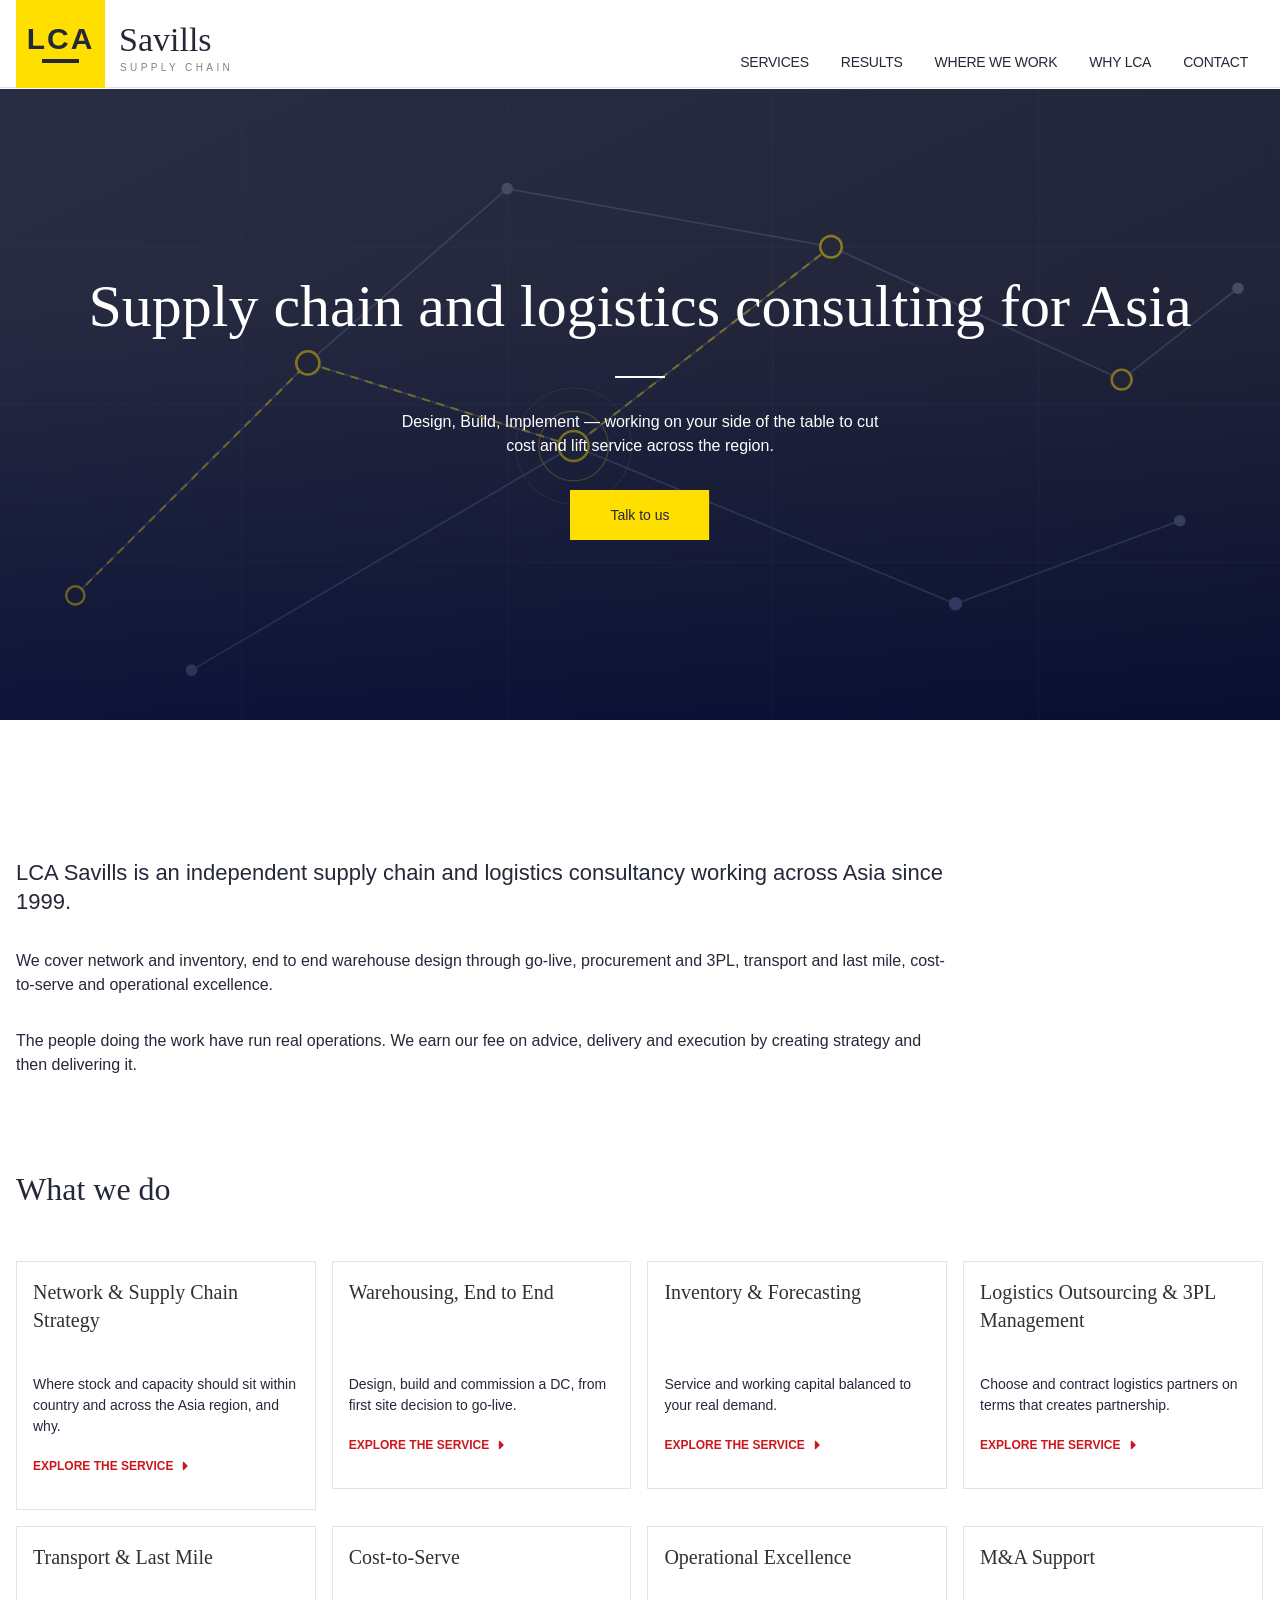
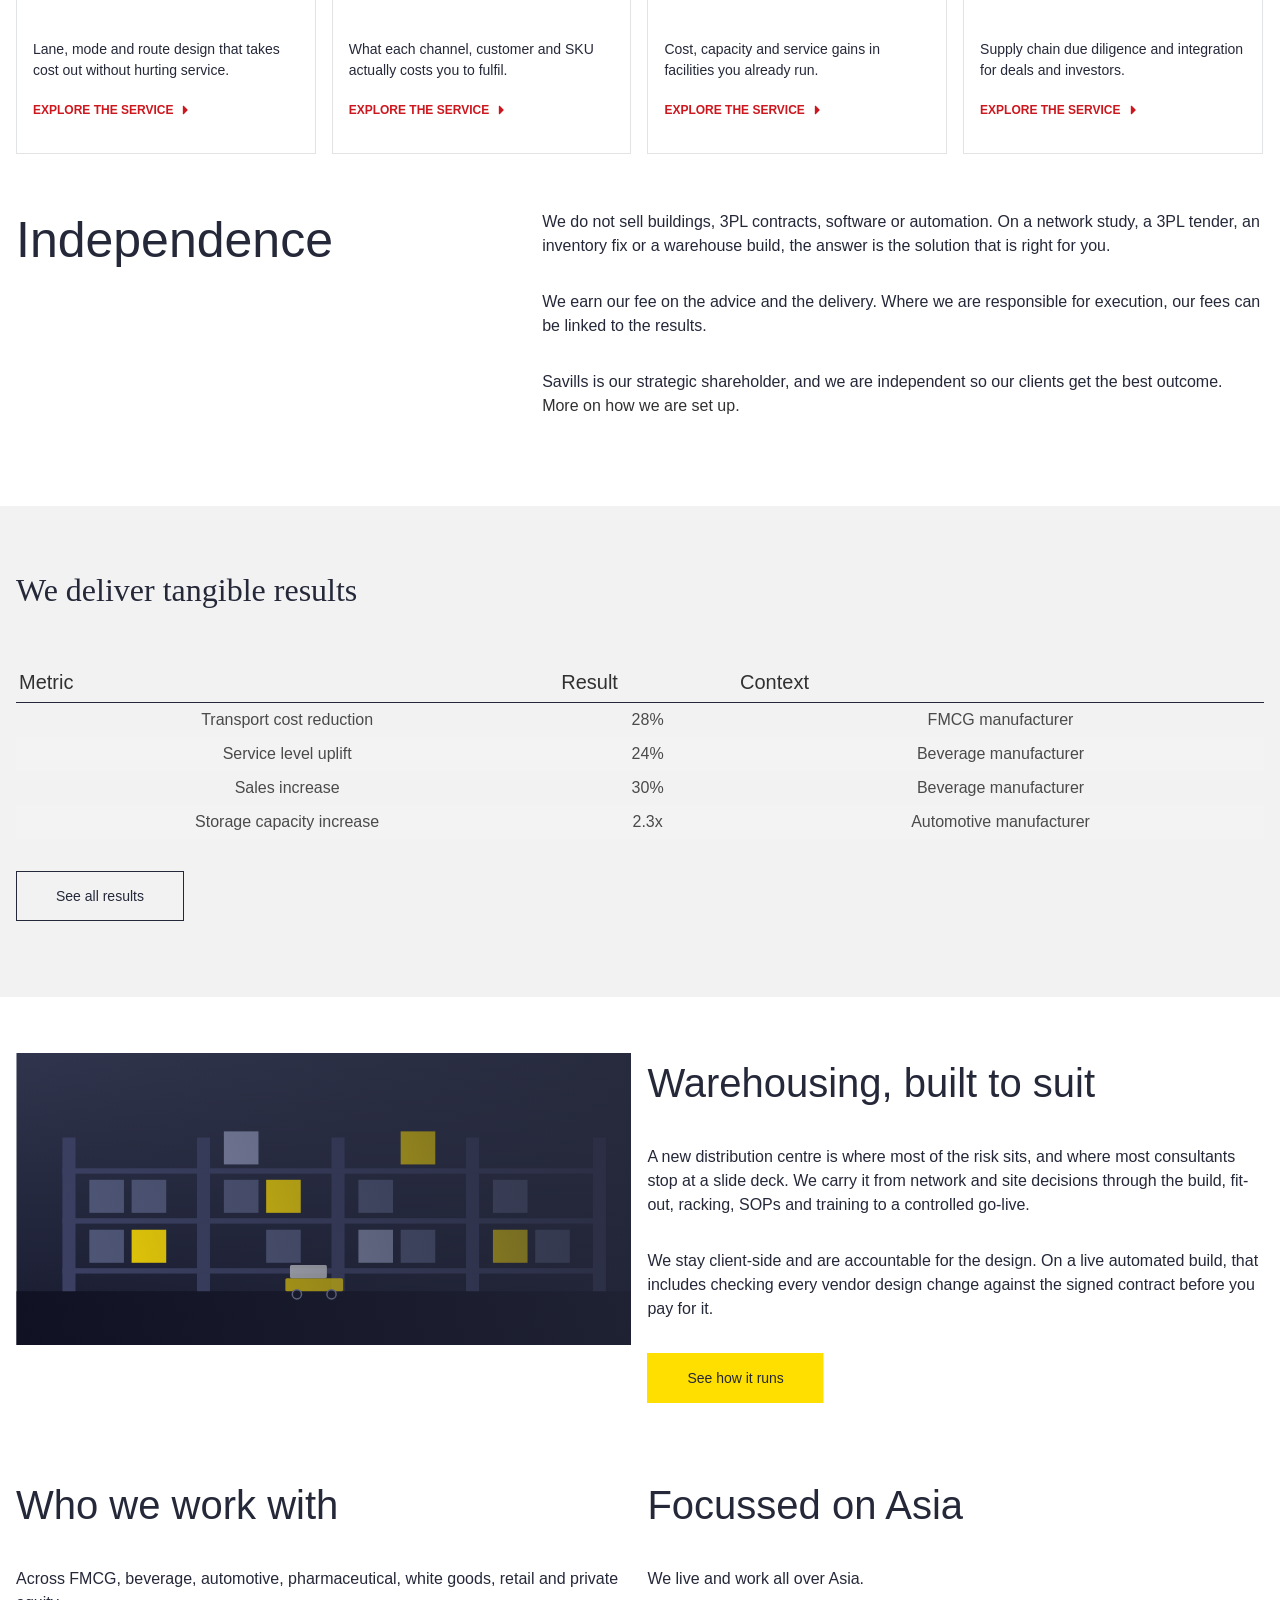
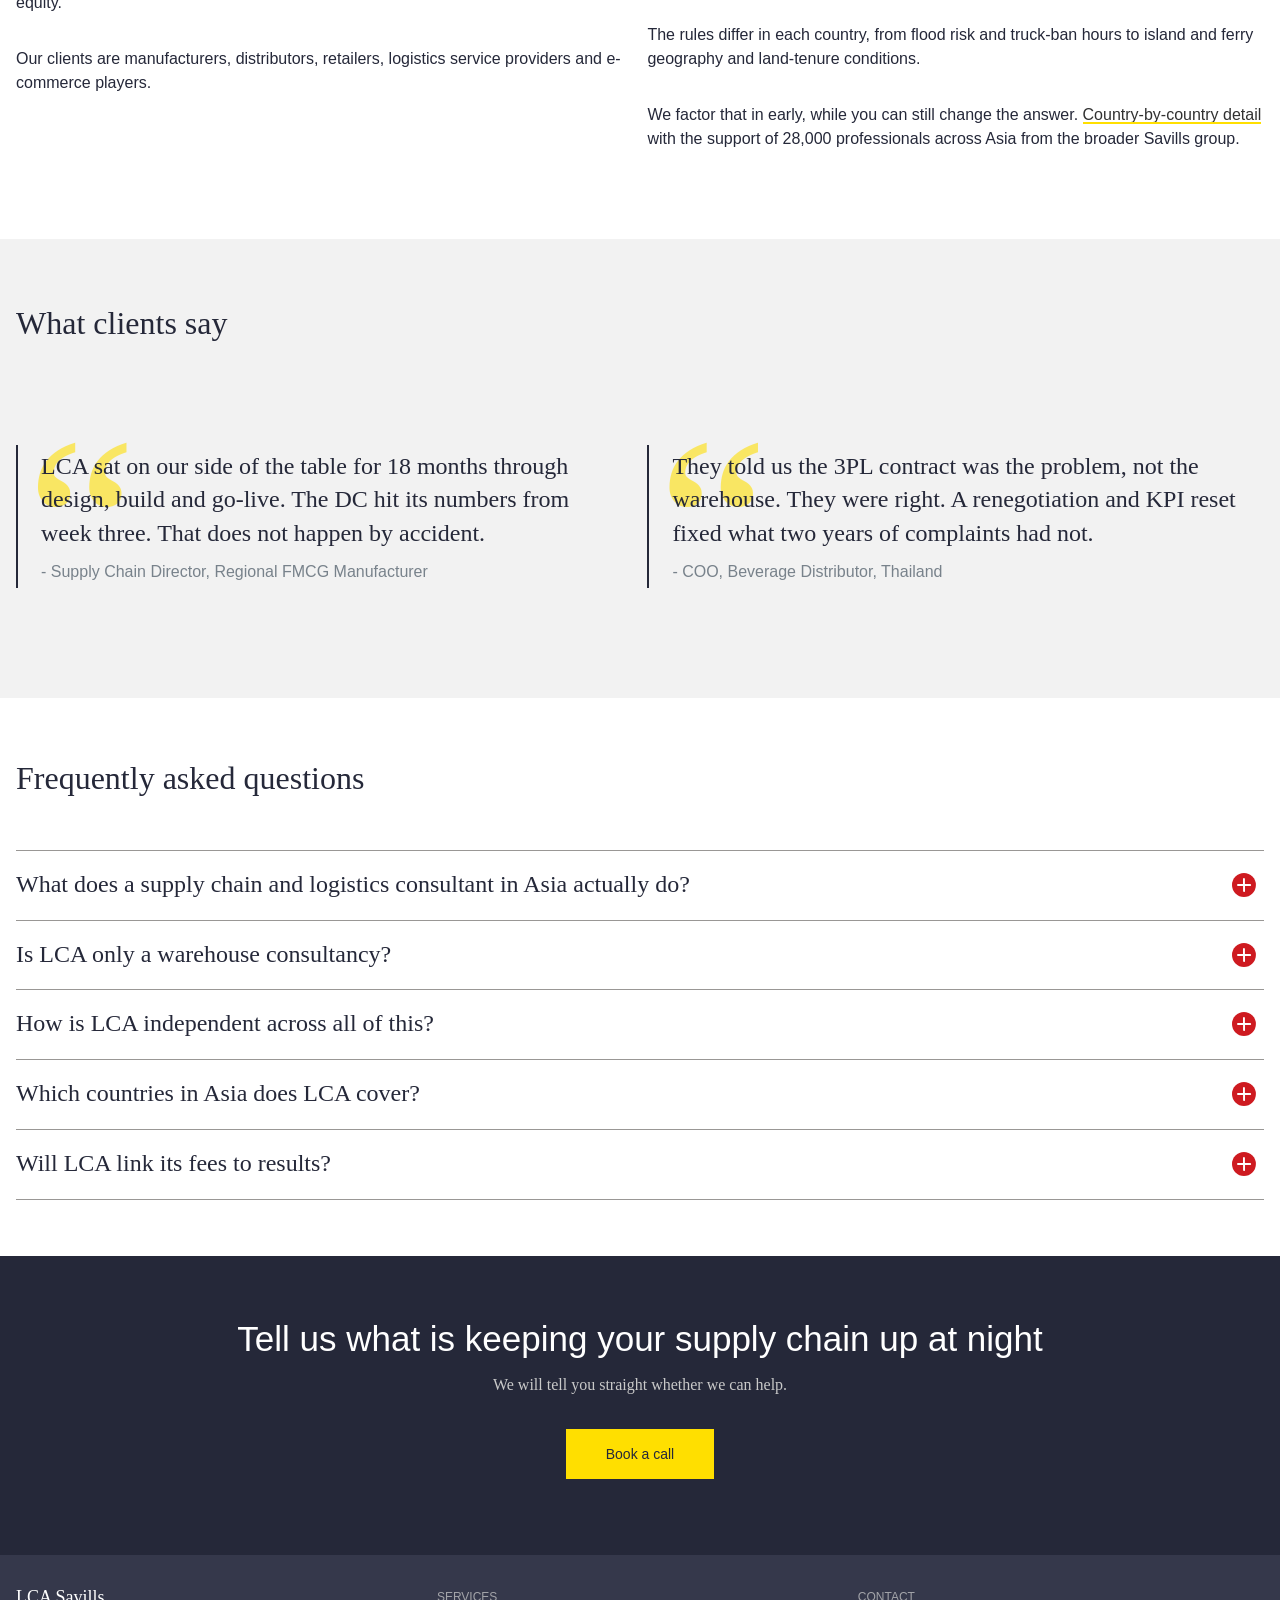
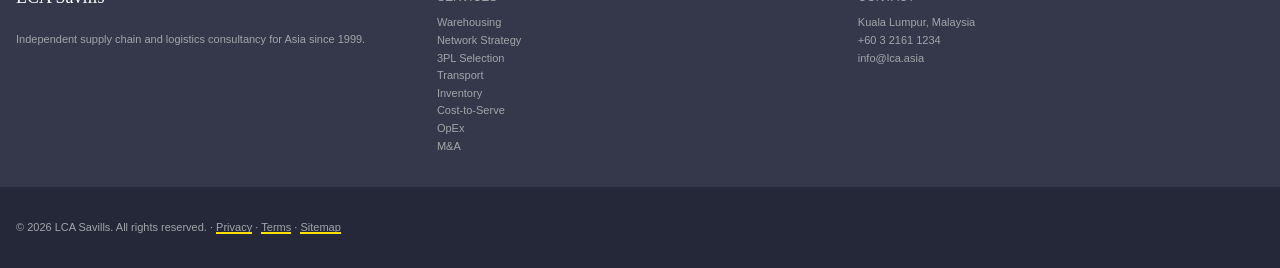
<file: index.html>
<!DOCTYPE html>
<html lang="en">
<head>
<meta charset="utf-8">
<meta name="viewport" content="width=device-width, initial-scale=1">
<title>LCA Savills — Supply chain and logistics consulting for Asia</title>
<meta name="description" content="LCA Savills is an independent supply chain and logistics consultancy working across Asia since 1999. Design, Build, Implement — on your side of the table.">
<link rel="icon" href="assets/favicon.svg" type="image/svg+xml">
<link rel="stylesheet" href="css/savills-core.css">
<link rel="stylesheet" href="css/demo.css">
</head>
<body>

<header class="sv-header">
  <div class="sv-header__wrap">
    <div class="sv-header__inner">
      <a class="sv-header__home" href="index.html" aria-label="LCA Savills — home">
        <img class="sv-header__logo" src="assets/lca-logo.svg" alt="LCA Savills">
      </a>
      <ul class="sv-header__tool-set">
        <li class="sv-header__tool-item sv--menu sv-view-lt-lrg">
          <button class="sv-header__tool-action" type="button" data-nav-open>
            <span>Menu</span>
          </button>
        </li>
      </ul>
      <nav class="sv-nav sv-nav--outer" data-nav aria-label="Main navigation">
        <div class="sv-nav__lead sv-view-lt-lrg">
          <p class="sv-nav__heading">LCA Savills</p>
          <button class="sv-nav__close" type="button" data-nav-close><span>Close</span></button>
        </div>
        <ul class="sv-nav__items">
          <li class="sv-nav__item"><a class="sv-nav__label" href="services.html">Services</a></li>
          <li class="sv-nav__item"><a class="sv-nav__label" href="results.html">Results</a></li>
          <li class="sv-nav__item"><a class="sv-nav__label" href="where-we-work.html">Where We Work</a></li>
          <li class="sv-nav__item"><a class="sv-nav__label" href="why-lca.html">Why LCA</a></li>
          <li class="sv-nav__item"><a class="sv-nav__label" href="contact.html">Contact</a></li>
        </ul>
      </nav>
    </div>
  </div>
</header>

<main>

  <div class="sv-page-banner sv--center demo-hero">
    <span class="sv-image-treatment sv--type-7">
      <img src="assets/hero-network.svg" alt="">
    </span>
    <div class="sv-page-banner__content sv-text-center">
      <h1 class="sv-page-banner__title">Supply chain and logistics consulting for Asia</h1>
      <p class="sv-page-banner__intro">Design, Build, Implement &mdash; working on your side of the table to cut cost and lift service across the region.</p>
      <a class="sv-button" href="contact.html">Talk to us</a>
    </div>
  </div>

  <section class="sv-contained demo-section">
    <div class="sv-row">
      <div class="sv-col sv--sml-10 sv--med-9">
        <p class="sv-leading-intro sv--sml">LCA Savills is an independent supply chain and logistics consultancy working across Asia since 1999.</p>
        <p class="sv-copy">We cover network and inventory, end to end warehouse design through go-live, procurement and 3PL, transport and last mile, cost-to-serve and operational excellence.</p>
        <p class="sv-copy">The people doing the work have run real operations. We earn our fee on advice, delivery and execution by creating strategy and then delivering it.</p>
      </div>
    </div>
  </section>

  <section class="sv-contained demo-section">
    <div class="sv-section-header">
      <h2 class="sv-section-header__title">What we do</h2>
    </div>
    <div class="sv-block-grid sv--sml-2 sv--med-4">
      <div class="sv-col">
        <div class="sv-card sv--listing-block">
          <div class="sv-card__content">
            <div>
              <h3 class="sv-card-title"><a href="supply-chain-network-strategy.html">Network &amp; Supply Chain Strategy</a></h3>
              <p class="sv-card-intro">Where stock and capacity should sit within country and across the Asia region, and why.</p>
            </div>
            <p class="sv-cta-link"><a href="supply-chain-network-strategy.html">Explore the service</a></p>
          </div>
        </div>
      </div>
      <div class="sv-col">
        <div class="sv-card sv--listing-block">
          <div class="sv-card__content">
            <div>
              <h3 class="sv-card-title"><a href="warehousing-end-to-end.html">Warehousing, End to End</a></h3>
              <p class="sv-card-intro">Design, build and commission a DC, from first site decision to go-live.</p>
            </div>
            <p class="sv-cta-link"><a href="warehousing-end-to-end.html">Explore the service</a></p>
          </div>
        </div>
      </div>
      <div class="sv-col">
        <div class="sv-card sv--listing-block">
          <div class="sv-card__content">
            <div>
              <h3 class="sv-card-title"><a href="inventory-forecasting-planning.html">Inventory &amp; Forecasting</a></h3>
              <p class="sv-card-intro">Service and working capital balanced to your real demand.</p>
            </div>
            <p class="sv-cta-link"><a href="inventory-forecasting-planning.html">Explore the service</a></p>
          </div>
        </div>
      </div>
      <div class="sv-col">
        <div class="sv-card sv--listing-block">
          <div class="sv-card__content">
            <div>
              <h3 class="sv-card-title"><a href="logistics-outsourcing-3pl.html">Logistics Outsourcing &amp; 3PL Management</a></h3>
              <p class="sv-card-intro">Choose and contract logistics partners on terms that creates partnership.</p>
            </div>
            <p class="sv-cta-link"><a href="logistics-outsourcing-3pl.html">Explore the service</a></p>
          </div>
        </div>
      </div>
      <div class="sv-col">
        <div class="sv-card sv--listing-block">
          <div class="sv-card__content">
            <div>
              <h3 class="sv-card-title"><a href="transport-last-mile.html">Transport &amp; Last Mile</a></h3>
              <p class="sv-card-intro">Lane, mode and route design that takes cost out without hurting service.</p>
            </div>
            <p class="sv-cta-link"><a href="transport-last-mile.html">Explore the service</a></p>
          </div>
        </div>
      </div>
      <div class="sv-col">
        <div class="sv-card sv--listing-block">
          <div class="sv-card__content">
            <div>
              <h3 class="sv-card-title"><a href="cost-to-serve-cost-reduction.html">Cost-to-Serve</a></h3>
              <p class="sv-card-intro">What each channel, customer and SKU actually costs you to fulfil.</p>
            </div>
            <p class="sv-cta-link"><a href="cost-to-serve-cost-reduction.html">Explore the service</a></p>
          </div>
        </div>
      </div>
      <div class="sv-col">
        <div class="sv-card sv--listing-block">
          <div class="sv-card__content">
            <div>
              <h3 class="sv-card-title"><a href="operational-excellence.html">Operational Excellence</a></h3>
              <p class="sv-card-intro">Cost, capacity and service gains in facilities you already run.</p>
            </div>
            <p class="sv-cta-link"><a href="operational-excellence.html">Explore the service</a></p>
          </div>
        </div>
      </div>
      <div class="sv-col">
        <div class="sv-card sv--listing-block">
          <div class="sv-card__content">
            <div>
              <h3 class="sv-card-title"><a href="mna-investment-support.html">M&amp;A Support</a></h3>
              <p class="sv-card-intro">Supply chain due diligence and integration for deals and investors.</p>
            </div>
            <p class="sv-cta-link"><a href="mna-investment-support.html">Explore the service</a></p>
          </div>
        </div>
      </div>
    </div>
  </section>

  <section class="sv-contained demo-section">
    <div class="sv-row">
      <div class="sv-col sv--sml-5">
        <h2 class="sv-text-section-heading sv--lrg">Independence</h2>
      </div>
      <div class="sv-col sv--sml-7">
        <p class="sv-copy">We do not sell buildings, 3PL contracts, software or automation. On a network study, a 3PL tender, an inventory fix or a warehouse build, the answer is the solution that is right for you.</p>
        <p class="sv-copy">We earn our fee on the advice and the delivery. Where we are responsible for execution, our fees can be linked to the results.</p>
        <p class="sv-copy">Savills is our strategic shareholder, and we are independent so our clients get the best outcome. <a href="why-lca.html">More on how we are set up.</a></p>
      </div>
    </div>
  </section>

  <div class="sv-section-bg sv--padded">
    <div class="sv-contained">
      <div class="sv-section-header">
        <h2 class="sv-section-header__title">We deliver tangible results</h2>
      </div>
      <table class="sv-responsive-table">
        <thead>
          <tr><th>Metric</th><th>Result</th><th>Context</th></tr>
        </thead>
        <tbody>
          <tr><td data-label="Metric">Transport cost reduction</td><td data-label="Result">28%</td><td data-label="Context">FMCG manufacturer</td></tr>
          <tr><td data-label="Metric">Service level uplift</td><td data-label="Result">24%</td><td data-label="Context">Beverage manufacturer</td></tr>
          <tr><td data-label="Metric">Sales increase</td><td data-label="Result">30%</td><td data-label="Context">Beverage manufacturer</td></tr>
          <tr><td data-label="Metric">Storage capacity increase</td><td data-label="Result">2.3x</td><td data-label="Context">Automotive manufacturer</td></tr>
        </tbody>
      </table>
      <a class="sv-button sv--tertiary demo-mt-2" href="results.html">See all results</a>
    </div>
  </div>

  <section class="sv-contained demo-section">
    <div class="sv-row">
      <div class="sv-col sv--sml-6">
        <span class="sv-image-treatment sv--type-2 demo-figure">
          <img src="assets/hero-warehouse.svg" alt="Stylised illustration of automated warehouse racking">
        </span>
      </div>
      <div class="sv-col sv--sml-6">
        <h2 class="sv-text-section-heading">Warehousing, built to suit</h2>
        <p class="sv-copy">A new distribution centre is where most of the risk sits, and where most consultants stop at a slide deck. We carry it from network and site decisions through the build, fit-out, racking, SOPs and training to a controlled go-live.</p>
        <p class="sv-copy">We stay client-side and are accountable for the design. On a live automated build, that includes checking every vendor design change against the signed contract before you pay for it.</p>
        <a class="sv-button" href="warehousing-end-to-end.html">See how it runs</a>
      </div>
    </div>
  </section>

  <section class="sv-contained demo-section">
    <div class="sv-row">
      <div class="sv-col sv--sml-6">
        <h2 class="sv-text-section-heading">Who we work with</h2>
        <p class="sv-copy">Across FMCG, beverage, automotive, pharmaceutical, white goods, retail and private equity.</p>
        <p class="sv-copy">Our clients are manufacturers, distributors, retailers, logistics service providers and e-commerce players.</p>
      </div>
      <div class="sv-col sv--sml-6">
        <h2 class="sv-text-section-heading">Focussed on Asia</h2>
        <p class="sv-copy">We live and work all over Asia.</p>
        <p class="sv-copy">The rules differ in each country, from flood risk and truck-ban hours to island and ferry geography and land-tenure conditions.</p>
        <p class="sv-copy">We factor that in early, while you can still change the answer. <a href="where-we-work.html">Country-by-country detail</a> with the support of 28,000 professionals across Asia from the broader Savills group.</p>
      </div>
    </div>
  </section>

  <div class="sv-section-bg sv--padded">
    <div class="sv-contained">
      <div class="sv-section-header">
        <h2 class="sv-section-header__title">What clients say</h2>
      </div>
      <div class="sv-row">
        <div class="sv-col sv--sml-6">
          <blockquote class="sv-quote">
            <p class="sv-quote__text">LCA sat on our side of the table for 18 months through design, build and go-live. The DC hit its numbers from week three. That does not happen by accident.</p>
            <cite class="sv-quote__citation">Supply Chain Director, Regional FMCG Manufacturer</cite>
          </blockquote>
        </div>
        <div class="sv-col sv--sml-6">
          <blockquote class="sv-quote">
            <p class="sv-quote__text">They told us the 3PL contract was the problem, not the warehouse. They were right. A renegotiation and KPI reset fixed what two years of complaints had not.</p>
            <cite class="sv-quote__citation">COO, Beverage Distributor, Thailand</cite>
          </blockquote>
        </div>
      </div>
    </div>
  </div>

  <section class="sv-contained demo-section">
    <div class="sv-section-header">
      <h2 class="sv-section-header__title">Frequently asked questions</h2>
    </div>
    <ul class="sv-expandable-list__content">
      <li class="sv-expandable-list__item">
        <div class="sv-expandable-item">
          <div class="sv-expandable-item__header">
            <h3 class="sv-expandable-item__title">What does a supply chain and logistics consultant in Asia actually do?</h3>
          </div>
          <div class="sv-expandable-item__content" aria-expanded="false">
            <p>It depends on the problem. We help you decide where stock and capacity should sit, balance inventory against service, take cost out of transport and last mile deliver, select and contract 3PLs, and improve facilities you already run. We also design, build and commission distribution centres end to end &ndash; including smart distribution centres with fit for purpose automation.</p>
          </div>
        </div>
      </li>
      <li class="sv-expandable-list__item">
        <div class="sv-expandable-item">
          <div class="sv-expandable-item__header">
            <h3 class="sv-expandable-item__title">Is LCA only a warehouse consultancy?</h3>
          </div>
          <div class="sv-expandable-item__content" aria-expanded="false">
            <p>No. Warehousing end to end is our signature work, but it is one capability within a broader consultancy. We also cover network and supply chain strategy, planning and inventory, procurement and 3PL, transport and last mile, cost-to-serve, operational excellence and M&amp;A support across Asia.</p>
          </div>
        </div>
      </li>
      <li class="sv-expandable-list__item">
        <div class="sv-expandable-item">
          <div class="sv-expandable-item__header">
            <h3 class="sv-expandable-item__title">How is LCA independent across all of this?</h3>
          </div>
          <div class="sv-expandable-item__content" aria-expanded="false">
            <p>We do not sell buildings, 3PL contracts, software or automation, so we have nothing to push. On a network study, a tender, an inventory fix or a warehouse build alike, the recommendation is the one that is right for you. Savills is a strategic shareholder that adds property and funding reach, and our independence is paramount to fulfil client requirements.</p>
          </div>
        </div>
      </li>
      <li class="sv-expandable-list__item">
        <div class="sv-expandable-item">
          <div class="sv-expandable-item__header">
            <h3 class="sv-expandable-item__title">Which countries in Asia does LCA cover?</h3>
          </div>
          <div class="sv-expandable-item__content" aria-expanded="false">
            <p>We live and work in Asia. Core markets include: China, India, Indonesia, Japan, Malaysia, Philippines, Singapore, Taiwan, Thailand, and Vietnam. Local rules vary, so we factor land tenure, permitting and lease terms into the decision before anything is signed.</p>
          </div>
        </div>
      </li>
      <li class="sv-expandable-list__item">
        <div class="sv-expandable-item">
          <div class="sv-expandable-item__header">
            <h3 class="sv-expandable-item__title">Will LCA link its fees to results?</h3>
          </div>
          <div class="sv-expandable-item__content" aria-expanded="false">
            <p>Yes. With a defined scope, in the execution phase, we will put part of our fee against delivering a target we have set, such as a transport-cost or service-level gain.</p>
          </div>
        </div>
      </li>
    </ul>
  </section>

  <div class="sv-section-bg sv--primary-1 sv--padded demo-cta">
    <div class="sv-contained">
      <h2 class="sv-cta-promo__title">Tell us what is keeping your supply chain up at night</h2>
      <p class="demo-cta-sub">We will tell you straight whether we can help.</p>
      <a class="sv-button" href="contact.html">Book a call</a>
    </div>
  </div>

</main>

<footer class="sv-footer">
  <div class="sv-contained">
    <div class="sv-footer__inner">
      <div class="sv-row">
        <div class="sv-col sv--sml-4 sv-footer__info">
          <h2 class="sv-footer__heading">LCA Savills</h2>
          <ul class="sv-footer__list">
            <li class="sv-footer__list-item">Independent supply chain and logistics consultancy for Asia since 1999.</li>
          </ul>
        </div>
        <div class="sv-col sv--sml-4">
          <h2 class="sv-footer__subheading">Services</h2>
          <ul class="sv-footer__list">
            <li class="sv-footer__list-item"><a href="warehousing-end-to-end.html">Warehousing</a></li>
            <li class="sv-footer__list-item"><a href="supply-chain-network-strategy.html">Network Strategy</a></li>
            <li class="sv-footer__list-item"><a href="logistics-outsourcing-3pl.html">3PL Selection</a></li>
            <li class="sv-footer__list-item"><a href="transport-last-mile.html">Transport</a></li>
            <li class="sv-footer__list-item"><a href="inventory-forecasting-planning.html">Inventory</a></li>
            <li class="sv-footer__list-item"><a href="cost-to-serve-cost-reduction.html">Cost-to-Serve</a></li>
            <li class="sv-footer__list-item"><a href="operational-excellence.html">OpEx</a></li>
            <li class="sv-footer__list-item"><a href="mna-investment-support.html">M&amp;A</a></li>
          </ul>
        </div>
        <div class="sv-col sv--sml-4">
          <h2 class="sv-footer__subheading">Contact</h2>
          <ul class="sv-footer__list">
            <li class="sv-footer__list-item">Kuala Lumpur, Malaysia</li>
            <li class="sv-footer__list-item"><a href="tel:+60321611234">+60 3 2161 1234</a></li>
            <li class="sv-footer__list-item"><a href="mailto:info@lca.asia">info@lca.asia</a></li>
          </ul>
        </div>
      </div>
    </div>
  </div>
  <div class="sv-footer__footer">
    <div class="sv-contained">
      <div class="sv-footer__inner">
        <p class="sv-smallprint">&copy; 2026 LCA Savills. All rights reserved. &middot; <a href="#">Privacy</a> &middot; <a href="#">Terms</a> &middot; <a href="#">Sitemap</a></p>
      </div>
    </div>
  </div>
</footer>

<script src="js/demo.js"></script>
</body>
</html>
</file>
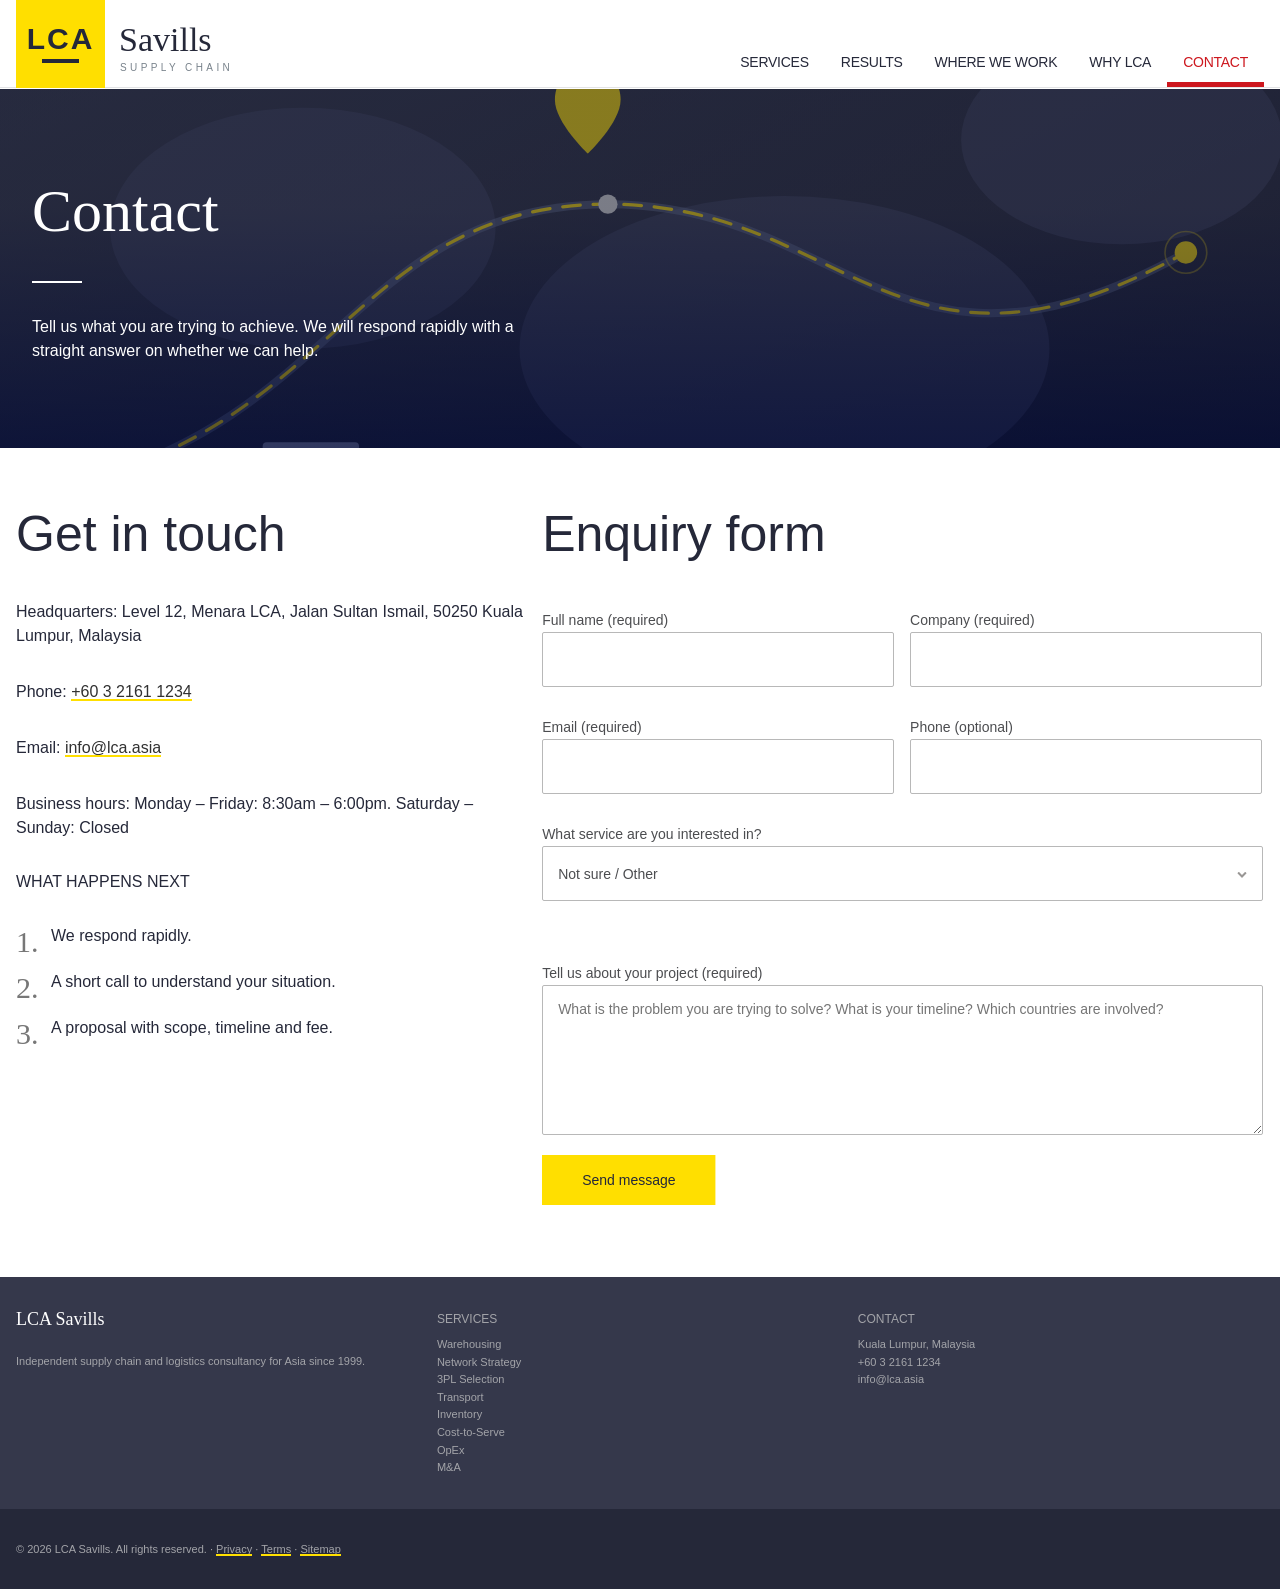
<file: contact.html>
<!DOCTYPE html>
<html lang="en">
<head>
<meta charset="utf-8">
<meta name="viewport" content="width=device-width, initial-scale=1">
<title>Contact — LCA Savills</title>
<meta name="description" content="Tell us what you are trying to achieve. We will respond rapidly with a straight answer on whether we can help.">
<link rel="icon" href="assets/favicon.svg" type="image/svg+xml">
<link rel="stylesheet" href="css/savills-core.css">
<link rel="stylesheet" href="css/demo.css">
</head>
<body>
<header class="sv-header">
  <div class="sv-header__wrap">
    <div class="sv-header__inner">
      <a class="sv-header__home" href="index.html" aria-label="LCA Savills — home">
        <img class="sv-header__logo" src="assets/lca-logo.svg" alt="LCA Savills">
      </a>
      <ul class="sv-header__tool-set">
        <li class="sv-header__tool-item sv--menu sv-view-lt-lrg">
          <button class="sv-header__tool-action" type="button" data-nav-open>
            <span>Menu</span>
          </button>
        </li>
      </ul>
      <nav class="sv-nav sv-nav--outer" data-nav aria-label="Main navigation">
        <div class="sv-nav__lead sv-view-lt-lrg">
          <p class="sv-nav__heading">LCA Savills</p>
          <button class="sv-nav__close" type="button" data-nav-close><span>Close</span></button>
        </div>
        <ul class="sv-nav__items">
          <li class="sv-nav__item"><a class="sv-nav__label" href="services.html">Services</a></li>
          <li class="sv-nav__item"><a class="sv-nav__label" href="results.html">Results</a></li>
          <li class="sv-nav__item"><a class="sv-nav__label" href="where-we-work.html">Where We Work</a></li>
          <li class="sv-nav__item"><a class="sv-nav__label" href="why-lca.html">Why LCA</a></li>
          <li class="sv-nav__item sv--active"><a class="sv-nav__label" href="contact.html">Contact</a></li>
        </ul>
      </nav>
    </div>
  </div>
</header>

<main>

  <div class="sv-page-banner demo-hero">
    <span class="sv-image-treatment sv--type-7">
      <img src="assets/hero-transport.svg" alt="">
    </span>
    <div class="sv-page-banner__content">
      <div class="sv-contained">
        <h1 class="sv-page-banner__title">Contact</h1>
        <p class="sv-page-banner__intro">Tell us what you are trying to achieve. We will respond rapidly with a straight answer on whether we can help.</p>
      </div>
    </div>
  </div>

  <section class="sv-contained demo-section">
    <div class="sv-row">
      <div class="sv-col sv--sml-5">
        <h2 class="sv-text-section-heading sv--lrg">Get in touch</h2>
        <p class="sv-copy"><strong>Headquarters:</strong> Level 12, Menara LCA, Jalan Sultan Ismail, 50250 Kuala Lumpur, Malaysia</p>
        <p class="sv-copy"><strong>Phone:</strong> <a href="tel:+60321611234">+60 3 2161 1234</a></p>
        <p class="sv-copy"><strong>Email:</strong> <a href="mailto:info@lca.asia">info@lca.asia</a></p>
        <p class="sv-copy"><strong>Business hours:</strong> Monday &ndash; Friday: 8:30am &ndash; 6:00pm. Saturday &ndash; Sunday: Closed</p>
        <h3 class="sv-copy-heading demo-mt-2">What happens next</h3>
        <ol class="sv-list sv--numbers">
          <li>We respond rapidly.</li>
          <li>A short call to understand your situation.</li>
          <li>A proposal with scope, timeline and fee.</li>
        </ol>
      </div>
      <div class="sv-col sv--sml-7">
        <h2 class="sv-text-section-heading sv--lrg">Enquiry form</h2>
        <form class="sv--static" data-demo-form novalidate>
          <div class="sv-row">
            <div class="sv-col sv--sml-6">
              <div class="sv-custom-input">
                <label for="f-name">Full name (required)</label>
                <input type="text" id="f-name" name="name" autocomplete="name" required>
              </div>
            </div>
            <div class="sv-col sv--sml-6">
              <div class="sv-custom-input">
                <label for="f-company">Company (required)</label>
                <input type="text" id="f-company" name="company" autocomplete="organization" required>
              </div>
            </div>
          </div>
          <div class="sv-row">
            <div class="sv-col sv--sml-6">
              <div class="sv-custom-input">
                <label for="f-email">Email (required)</label>
                <input type="email" id="f-email" name="email" autocomplete="email" required>
              </div>
            </div>
            <div class="sv-col sv--sml-6">
              <div class="sv-custom-input">
                <label for="f-phone">Phone (optional)</label>
                <input type="tel" id="f-phone" name="phone" autocomplete="tel">
              </div>
            </div>
          </div>
          <div class="sv-custom-input">
            <label for="f-service">What service are you interested in?</label>
            <select id="f-service" name="service">
              <option>Warehousing, End to End</option>
              <option>Network Strategy</option>
              <option>3PL Selection</option>
              <option>Transport &amp; Last Mile</option>
              <option>Inventory &amp; Forecasting</option>
              <option>Cost-to-Serve</option>
              <option>Operational Excellence</option>
              <option>M&amp;A Support</option>
              <option selected>Not sure / Other</option>
            </select>
          </div>
          <div class="sv-custom-input">
            <label for="f-message">Tell us about your project (required)</label>
            <textarea id="f-message" name="message" placeholder="What is the problem you are trying to solve? What is your timeline? Which countries are involved?" required></textarea>
          </div>
          <button class="sv-button" type="submit">Send message</button>
        </form>
        <div data-form-success hidden>
          <p class="sv-successful-result__message">Thank you &mdash; We have received your message and will respond within one business day. If your matter is urgent, please call us on <a href="tel:+60321611234">+60 3 2161 1234</a>.</p>
        </div>
      </div>
    </div>
  </section>

</main>

<footer class="sv-footer">
  <div class="sv-contained">
    <div class="sv-footer__inner">
      <div class="sv-row">
        <div class="sv-col sv--sml-4 sv-footer__info">
          <h2 class="sv-footer__heading">LCA Savills</h2>
          <ul class="sv-footer__list">
            <li class="sv-footer__list-item">Independent supply chain and logistics consultancy for Asia since 1999.</li>
          </ul>
        </div>
        <div class="sv-col sv--sml-4">
          <h2 class="sv-footer__subheading">Services</h2>
          <ul class="sv-footer__list">
            <li class="sv-footer__list-item"><a href="warehousing-end-to-end.html">Warehousing</a></li>
            <li class="sv-footer__list-item"><a href="supply-chain-network-strategy.html">Network Strategy</a></li>
            <li class="sv-footer__list-item"><a href="logistics-outsourcing-3pl.html">3PL Selection</a></li>
            <li class="sv-footer__list-item"><a href="transport-last-mile.html">Transport</a></li>
            <li class="sv-footer__list-item"><a href="inventory-forecasting-planning.html">Inventory</a></li>
            <li class="sv-footer__list-item"><a href="cost-to-serve-cost-reduction.html">Cost-to-Serve</a></li>
            <li class="sv-footer__list-item"><a href="operational-excellence.html">OpEx</a></li>
            <li class="sv-footer__list-item"><a href="mna-investment-support.html">M&amp;A</a></li>
          </ul>
        </div>
        <div class="sv-col sv--sml-4">
          <h2 class="sv-footer__subheading">Contact</h2>
          <ul class="sv-footer__list">
            <li class="sv-footer__list-item">Kuala Lumpur, Malaysia</li>
            <li class="sv-footer__list-item"><a href="tel:+60321611234">+60 3 2161 1234</a></li>
            <li class="sv-footer__list-item"><a href="mailto:info@lca.asia">info@lca.asia</a></li>
          </ul>
        </div>
      </div>
    </div>
  </div>
  <div class="sv-footer__footer">
    <div class="sv-contained">
      <div class="sv-footer__inner">
        <p class="sv-smallprint">&copy; 2026 LCA Savills. All rights reserved. &middot; <a href="#">Privacy</a> &middot; <a href="#">Terms</a> &middot; <a href="#">Sitemap</a></p>
      </div>
    </div>
  </div>
</footer>

<script src="js/demo.js"></script>
</body>
</html>
</file>
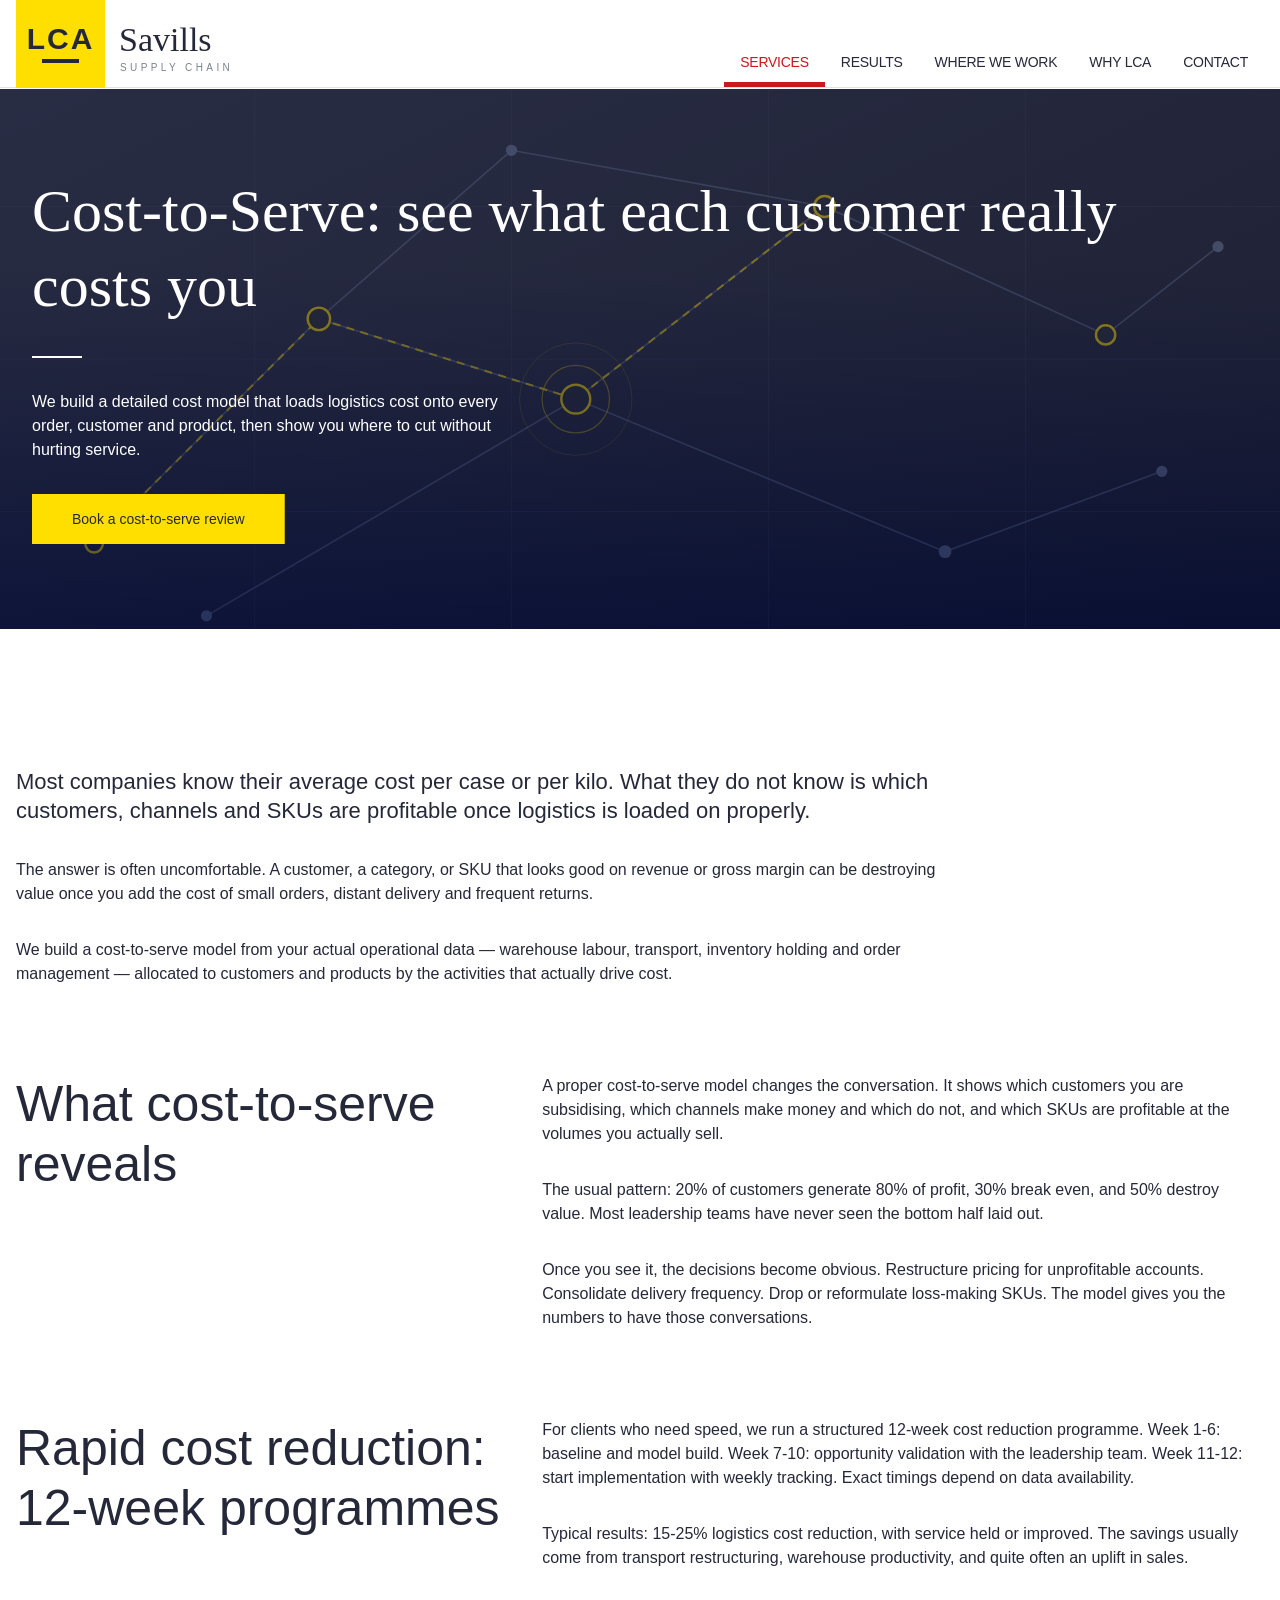
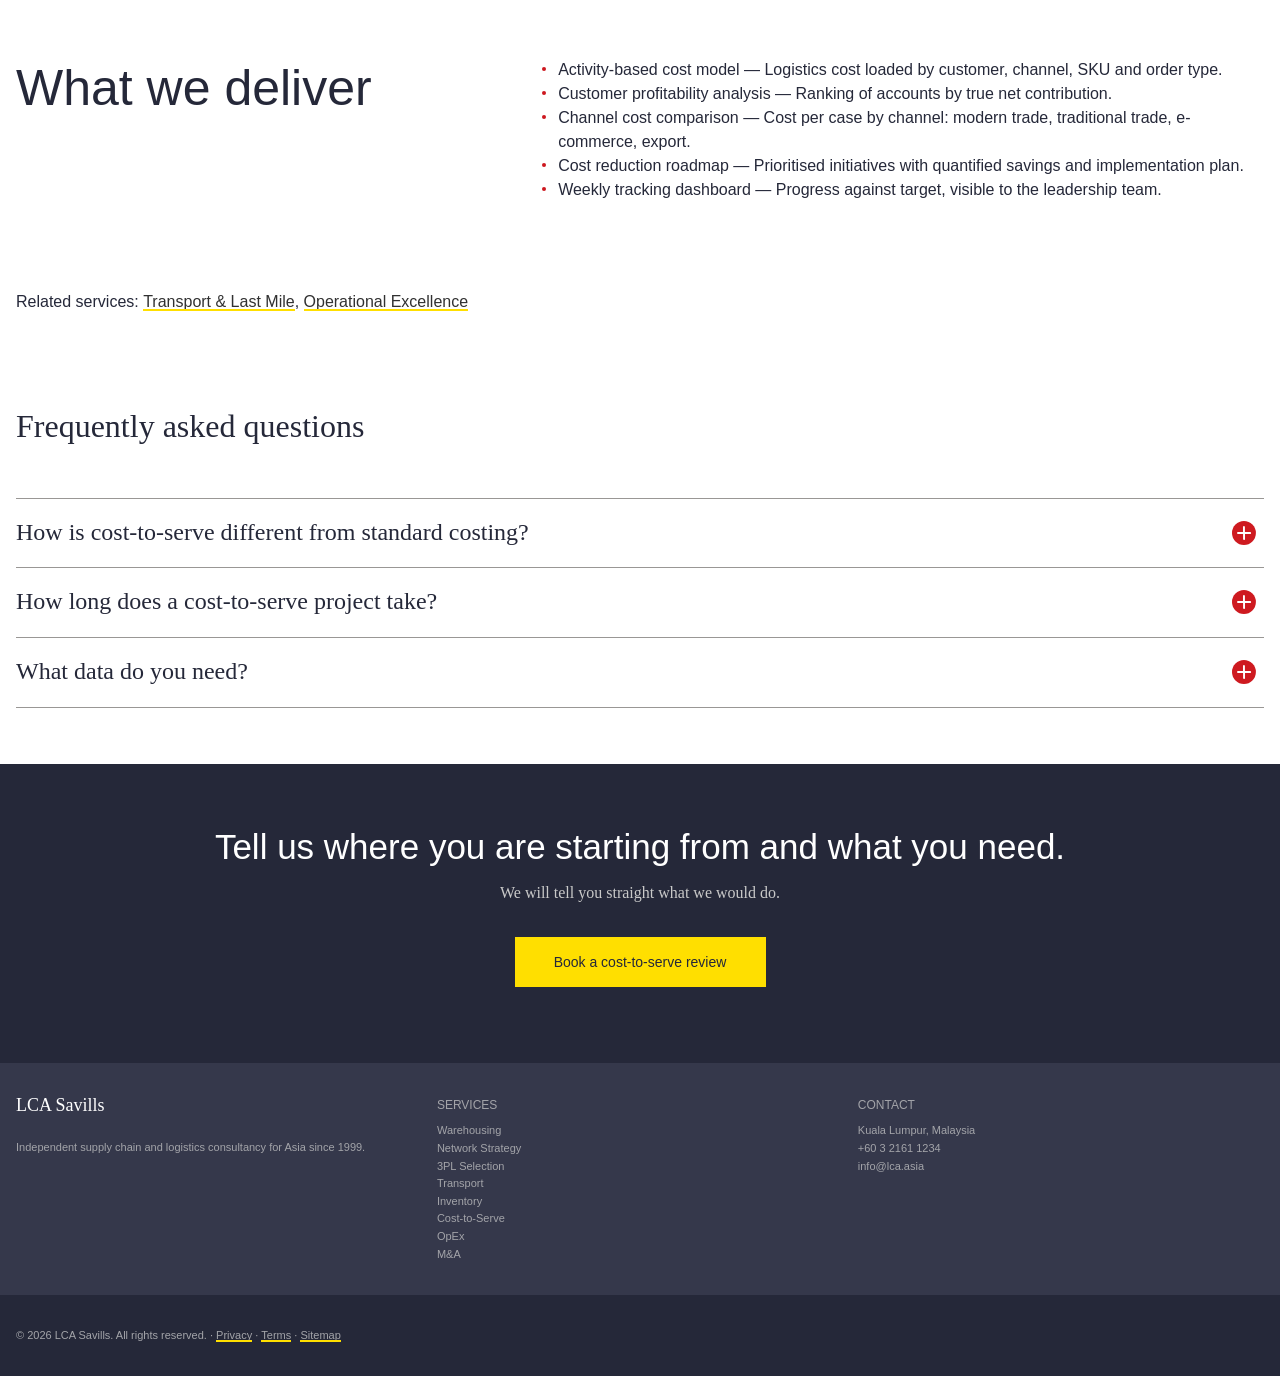
<file: cost-to-serve-cost-reduction.html>
<!DOCTYPE html>
<html lang="en">
<head>
<meta charset="utf-8">
<meta name="viewport" content="width=device-width, initial-scale=1">
<title>Cost-to-Serve Analysis &amp; Cost Reduction — LCA Savills</title>
<meta name="description" content="A detailed cost model that loads logistics cost onto every order, customer and product, then shows you where to cut without hurting service.">
<link rel="icon" href="assets/favicon.svg" type="image/svg+xml">
<link rel="stylesheet" href="css/savills-core.css">
<link rel="stylesheet" href="css/demo.css">
</head>
<body>
<header class="sv-header">
  <div class="sv-header__wrap">
    <div class="sv-header__inner">
      <a class="sv-header__home" href="index.html" aria-label="LCA Savills — home">
        <img class="sv-header__logo" src="assets/lca-logo.svg" alt="LCA Savills">
      </a>
      <ul class="sv-header__tool-set">
        <li class="sv-header__tool-item sv--menu sv-view-lt-lrg">
          <button class="sv-header__tool-action" type="button" data-nav-open>
            <span>Menu</span>
          </button>
        </li>
      </ul>
      <nav class="sv-nav sv-nav--outer" data-nav aria-label="Main navigation">
        <div class="sv-nav__lead sv-view-lt-lrg">
          <p class="sv-nav__heading">LCA Savills</p>
          <button class="sv-nav__close" type="button" data-nav-close><span>Close</span></button>
        </div>
        <ul class="sv-nav__items">
          <li class="sv-nav__item sv--active"><a class="sv-nav__label" href="services.html">Services</a></li>
          <li class="sv-nav__item"><a class="sv-nav__label" href="results.html">Results</a></li>
          <li class="sv-nav__item"><a class="sv-nav__label" href="where-we-work.html">Where We Work</a></li>
          <li class="sv-nav__item"><a class="sv-nav__label" href="why-lca.html">Why LCA</a></li>
          <li class="sv-nav__item"><a class="sv-nav__label" href="contact.html">Contact</a></li>
        </ul>
      </nav>
    </div>
  </div>
</header>

<main>

  <div class="sv-page-banner demo-hero">
    <span class="sv-image-treatment sv--type-7">
      <img src="assets/hero-network.svg" alt="">
    </span>
    <div class="sv-page-banner__content">
      <div class="sv-contained">
        <h1 class="sv-page-banner__title">Cost-to-Serve: see what each customer really costs you</h1>
        <p class="sv-page-banner__intro">We build a detailed cost model that loads logistics cost onto every order, customer and product, then show you where to cut without hurting service.</p>
        <a class="sv-button" href="contact.html">Book a cost-to-serve review</a>
      </div>
    </div>
  </div>

  <section class="sv-contained demo-section">
    <div class="sv-row">
      <div class="sv-col sv--sml-10 sv--med-9">
        <p class="sv-leading-intro sv--sml">Most companies know their average cost per case or per kilo. What they do not know is which customers, channels and SKUs are profitable once logistics is loaded on properly.</p>
        <p class="sv-copy">The answer is often uncomfortable. A customer, a category, or SKU that looks good on revenue or gross margin can be destroying value once you add the cost of small orders, distant delivery and frequent returns.</p>
        <p class="sv-copy">We build a cost-to-serve model from your actual operational data &mdash; warehouse labour, transport, inventory holding and order management &mdash; allocated to customers and products by the activities that actually drive cost.</p>
      </div>
    </div>
  </section>

  <section class="sv-contained demo-section">
    <div class="sv-row">
      <div class="sv-col sv--sml-5">
        <h2 class="sv-text-section-heading sv--lrg">What cost-to-serve reveals</h2>
      </div>
      <div class="sv-col sv--sml-7">
        <p class="sv-copy">A proper cost-to-serve model changes the conversation. It shows which customers you are subsidising, which channels make money and which do not, and which SKUs are profitable at the volumes you actually sell.</p>
        <p class="sv-copy">The usual pattern: 20% of customers generate 80% of profit, 30% break even, and 50% destroy value. Most leadership teams have never seen the bottom half laid out.</p>
        <p class="sv-copy">Once you see it, the decisions become obvious. Restructure pricing for unprofitable accounts. Consolidate delivery frequency. Drop or reformulate loss-making SKUs. The model gives you the numbers to have those conversations.</p>
      </div>
    </div>
  </section>

  <section class="sv-contained demo-section">
    <div class="sv-row">
      <div class="sv-col sv--sml-5">
        <h2 class="sv-text-section-heading sv--lrg">Rapid cost reduction: 12-week programmes</h2>
      </div>
      <div class="sv-col sv--sml-7">
        <p class="sv-copy">For clients who need speed, we run a structured 12-week cost reduction programme. Week 1-6: baseline and model build. Week 7-10: opportunity validation with the leadership team. Week 11-12: start implementation with weekly tracking. Exact timings depend on data availability.</p>
        <p class="sv-copy">Typical results: 15-25% logistics cost reduction, with service held or improved. The savings usually come from transport restructuring, warehouse productivity, and quite often an uplift in sales.</p>
      </div>
    </div>
  </section>

  <section class="sv-contained demo-section">
    <div class="sv-row">
      <div class="sv-col sv--sml-5">
        <h2 class="sv-text-section-heading sv--lrg">What we deliver</h2>
      </div>
      <div class="sv-col sv--sml-7">
        <ul class="sv-list sv--bullets">
          <li><strong>Activity-based cost model</strong> &mdash; Logistics cost loaded by customer, channel, SKU and order type.</li>
          <li><strong>Customer profitability analysis</strong> &mdash; Ranking of accounts by true net contribution.</li>
          <li><strong>Channel cost comparison</strong> &mdash; Cost per case by channel: modern trade, traditional trade, e-commerce, export.</li>
          <li><strong>Cost reduction roadmap</strong> &mdash; Prioritised initiatives with quantified savings and implementation plan.</li>
          <li><strong>Weekly tracking dashboard</strong> &mdash; Progress against target, visible to the leadership team.</li>
        </ul>
      </div>
    </div>
  </section>

  <section class="sv-contained demo-section">
    <p class="sv-copy">Related services: <a href="transport-last-mile.html">Transport &amp; Last Mile</a>, <a href="operational-excellence.html">Operational Excellence</a></p>
  </section>

  <section class="sv-contained demo-section">
    <div class="sv-section-header">
      <h2 class="sv-section-header__title">Frequently asked questions</h2>
    </div>
    <ul class="sv-expandable-list__content">
      <li class="sv-expandable-list__item">
        <div class="sv-expandable-item">
          <div class="sv-expandable-item__header">
            <h3 class="sv-expandable-item__title">How is cost-to-serve different from standard costing?</h3>
          </div>
          <div class="sv-expandable-item__content" aria-expanded="false">
            <p>Standard costing spreads overheads evenly, so every case carries the same cost. Cost-to-serve traces actual activities &mdash; picking, packing, transport, order processing &mdash; to the customers and products that drive them. Two customers buying the same product at the same price can have very different profitability once logistics is loaded properly. Experience in end to end supply chain operations is key to building accurate cost-to-serve models that align stakeholders to take action.</p>
          </div>
        </div>
      </li>
      <li class="sv-expandable-list__item">
        <div class="sv-expandable-item">
          <div class="sv-expandable-item__header">
            <h3 class="sv-expandable-item__title">How long does a cost-to-serve project take?</h3>
          </div>
          <div class="sv-expandable-item__content" aria-expanded="false">
            <p>A full model build takes 8 to 12 weeks. If you add a cost reduction implementation programme, the total is typically 12 to 16 weeks. We can tailor a diagnostic to focus on high-priority areas so that implementation can commence early, with the actions delivering benefits sooner.</p>
          </div>
        </div>
      </li>
      <li class="sv-expandable-list__item">
        <div class="sv-expandable-item">
          <div class="sv-expandable-item__header">
            <h3 class="sv-expandable-item__title">What data do you need?</h3>
          </div>
          <div class="sv-expandable-item__content" aria-expanded="false">
            <p>Example information that we need includes customer master data, product master, order and delivery data, warehouse and transport data. If some of this is hard to get, we work with what you have and jointly estimate sensibly where necessary.</p>
          </div>
        </div>
      </li>
    </ul>
  </section>

  <div class="sv-section-bg sv--primary-1 sv--padded demo-cta">
    <div class="sv-contained">
      <h2 class="sv-cta-promo__title">Tell us where you are starting from and what you need.</h2>
      <p class="demo-cta-sub">We will tell you straight what we would do.</p>
      <a class="sv-button" href="contact.html">Book a cost-to-serve review</a>
    </div>
  </div>

</main>

<footer class="sv-footer">
  <div class="sv-contained">
    <div class="sv-footer__inner">
      <div class="sv-row">
        <div class="sv-col sv--sml-4 sv-footer__info">
          <h2 class="sv-footer__heading">LCA Savills</h2>
          <ul class="sv-footer__list">
            <li class="sv-footer__list-item">Independent supply chain and logistics consultancy for Asia since 1999.</li>
          </ul>
        </div>
        <div class="sv-col sv--sml-4">
          <h2 class="sv-footer__subheading">Services</h2>
          <ul class="sv-footer__list">
            <li class="sv-footer__list-item"><a href="warehousing-end-to-end.html">Warehousing</a></li>
            <li class="sv-footer__list-item"><a href="supply-chain-network-strategy.html">Network Strategy</a></li>
            <li class="sv-footer__list-item"><a href="logistics-outsourcing-3pl.html">3PL Selection</a></li>
            <li class="sv-footer__list-item"><a href="transport-last-mile.html">Transport</a></li>
            <li class="sv-footer__list-item"><a href="inventory-forecasting-planning.html">Inventory</a></li>
            <li class="sv-footer__list-item"><a href="cost-to-serve-cost-reduction.html">Cost-to-Serve</a></li>
            <li class="sv-footer__list-item"><a href="operational-excellence.html">OpEx</a></li>
            <li class="sv-footer__list-item"><a href="mna-investment-support.html">M&amp;A</a></li>
          </ul>
        </div>
        <div class="sv-col sv--sml-4">
          <h2 class="sv-footer__subheading">Contact</h2>
          <ul class="sv-footer__list">
            <li class="sv-footer__list-item">Kuala Lumpur, Malaysia</li>
            <li class="sv-footer__list-item"><a href="tel:+60321611234">+60 3 2161 1234</a></li>
            <li class="sv-footer__list-item"><a href="mailto:info@lca.asia">info@lca.asia</a></li>
          </ul>
        </div>
      </div>
    </div>
  </div>
  <div class="sv-footer__footer">
    <div class="sv-contained">
      <div class="sv-footer__inner">
        <p class="sv-smallprint">&copy; 2026 LCA Savills. All rights reserved. &middot; <a href="#">Privacy</a> &middot; <a href="#">Terms</a> &middot; <a href="#">Sitemap</a></p>
      </div>
    </div>
  </div>
</footer>

<script src="js/demo.js"></script>
</body>
</html>
</file>
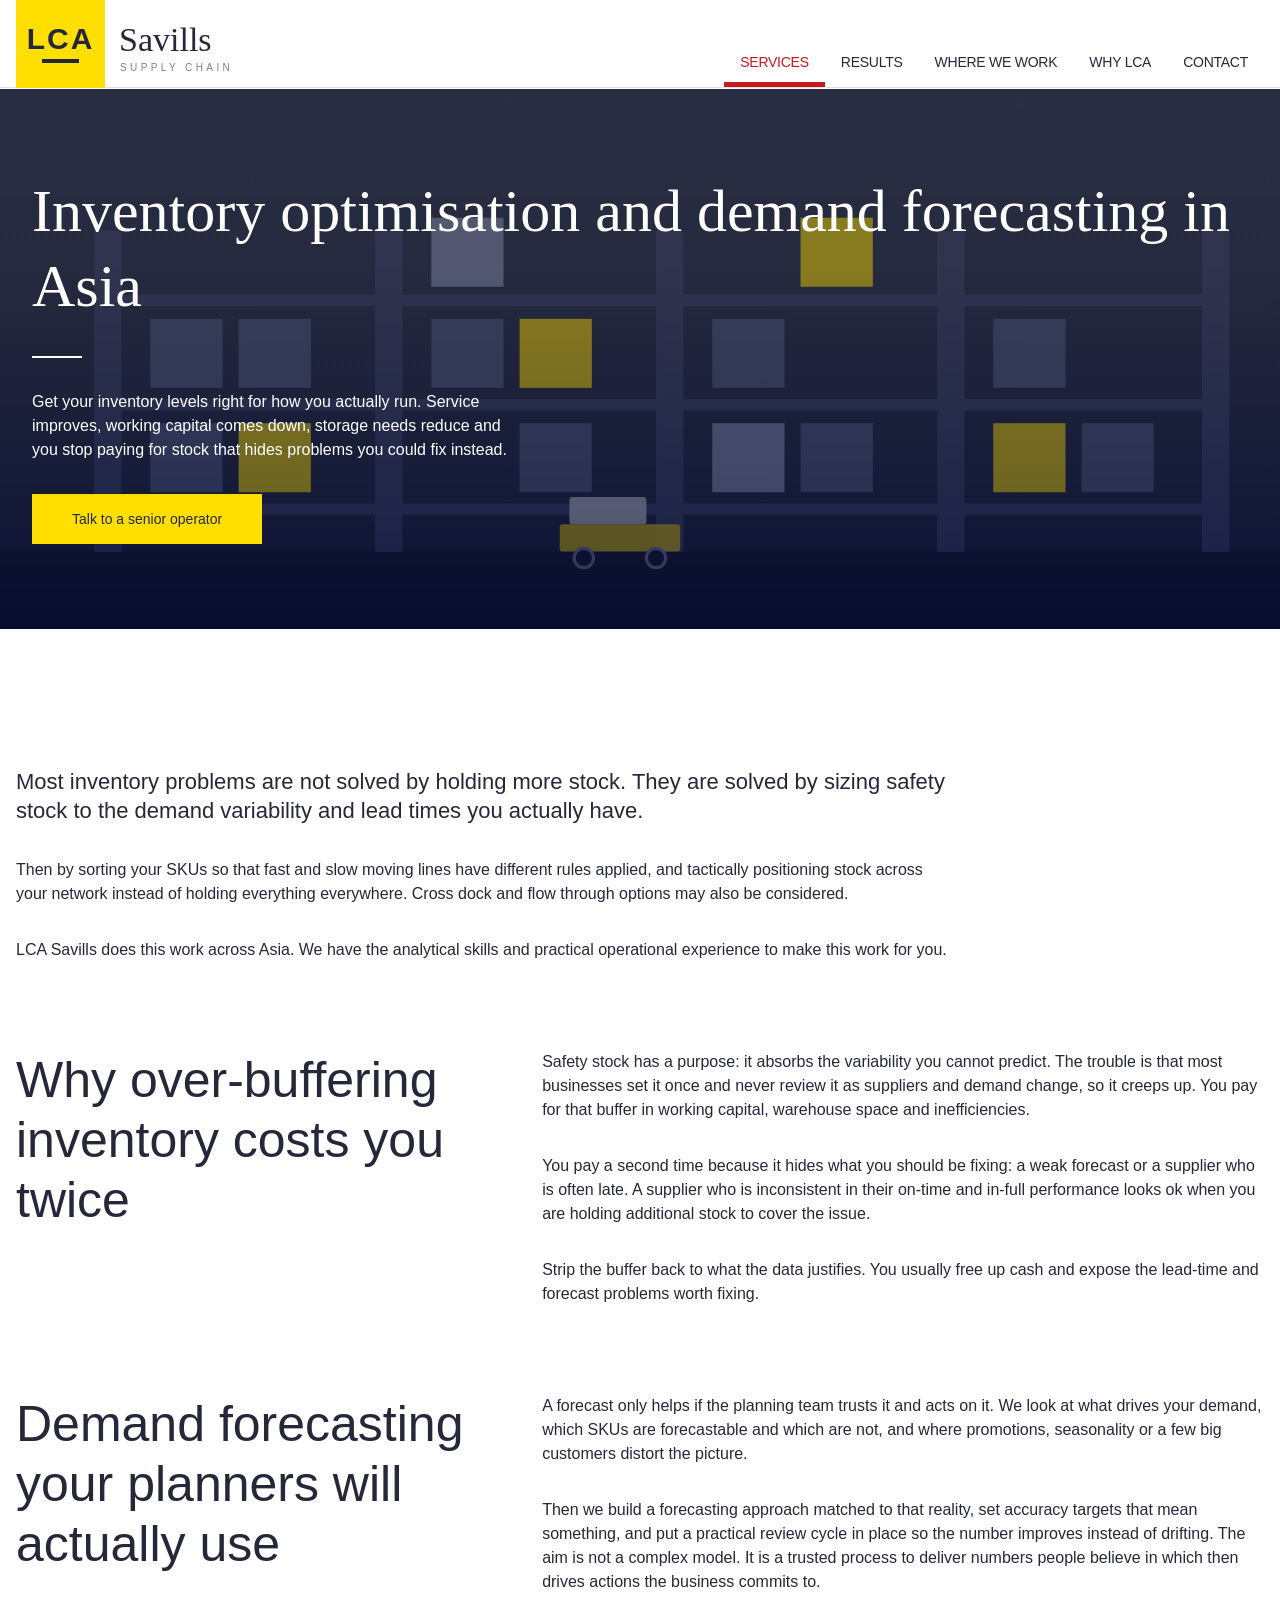
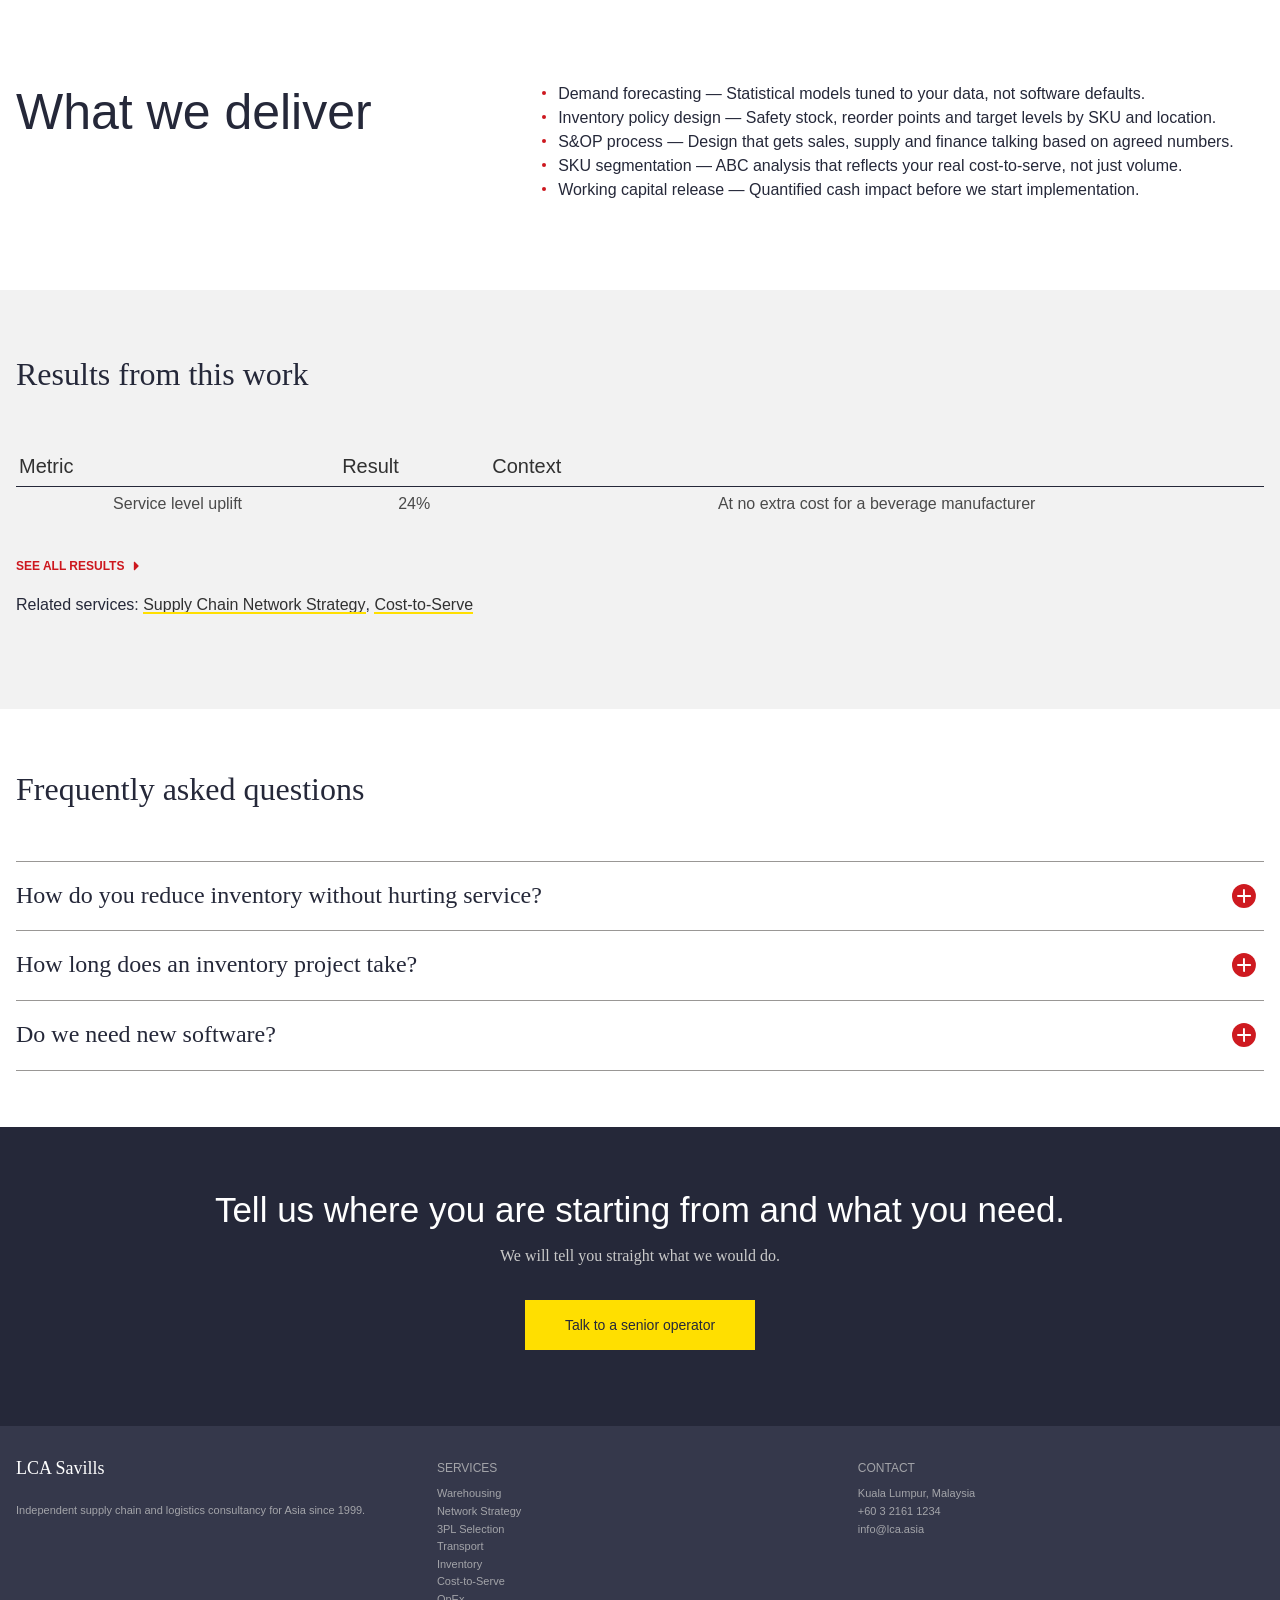
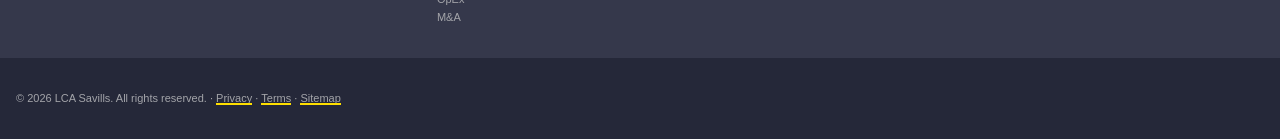
<file: inventory-forecasting-planning.html>
<!DOCTYPE html>
<html lang="en">
<head>
<meta charset="utf-8">
<meta name="viewport" content="width=device-width, initial-scale=1">
<title>Inventory Optimisation &amp; Forecasting — LCA Savills</title>
<meta name="description" content="Get your inventory levels right for how you actually run. Service improves, working capital comes down.">
<link rel="icon" href="assets/favicon.svg" type="image/svg+xml">
<link rel="stylesheet" href="css/savills-core.css">
<link rel="stylesheet" href="css/demo.css">
</head>
<body>
<header class="sv-header">
  <div class="sv-header__wrap">
    <div class="sv-header__inner">
      <a class="sv-header__home" href="index.html" aria-label="LCA Savills — home">
        <img class="sv-header__logo" src="assets/lca-logo.svg" alt="LCA Savills">
      </a>
      <ul class="sv-header__tool-set">
        <li class="sv-header__tool-item sv--menu sv-view-lt-lrg">
          <button class="sv-header__tool-action" type="button" data-nav-open>
            <span>Menu</span>
          </button>
        </li>
      </ul>
      <nav class="sv-nav sv-nav--outer" data-nav aria-label="Main navigation">
        <div class="sv-nav__lead sv-view-lt-lrg">
          <p class="sv-nav__heading">LCA Savills</p>
          <button class="sv-nav__close" type="button" data-nav-close><span>Close</span></button>
        </div>
        <ul class="sv-nav__items">
          <li class="sv-nav__item sv--active"><a class="sv-nav__label" href="services.html">Services</a></li>
          <li class="sv-nav__item"><a class="sv-nav__label" href="results.html">Results</a></li>
          <li class="sv-nav__item"><a class="sv-nav__label" href="where-we-work.html">Where We Work</a></li>
          <li class="sv-nav__item"><a class="sv-nav__label" href="why-lca.html">Why LCA</a></li>
          <li class="sv-nav__item"><a class="sv-nav__label" href="contact.html">Contact</a></li>
        </ul>
      </nav>
    </div>
  </div>
</header>

<main>

  <div class="sv-page-banner demo-hero">
    <span class="sv-image-treatment sv--type-7">
      <img src="assets/hero-warehouse.svg" alt="">
    </span>
    <div class="sv-page-banner__content">
      <div class="sv-contained">
        <h1 class="sv-page-banner__title">Inventory optimisation and demand forecasting in Asia</h1>
        <p class="sv-page-banner__intro">Get your inventory levels right for how you actually run. Service improves, working capital comes down, storage needs reduce and you stop paying for stock that hides problems you could fix instead.</p>
        <a class="sv-button" href="contact.html">Talk to a senior operator</a>
      </div>
    </div>
  </div>

  <section class="sv-contained demo-section">
    <div class="sv-row">
      <div class="sv-col sv--sml-10 sv--med-9">
        <p class="sv-leading-intro sv--sml">Most inventory problems are not solved by holding more stock. They are solved by sizing safety stock to the demand variability and lead times you actually have.</p>
        <p class="sv-copy">Then by sorting your SKUs so that fast and slow moving lines have different rules applied, and tactically positioning stock across your network instead of holding everything everywhere. Cross dock and flow through options may also be considered.</p>
        <p class="sv-copy">LCA Savills does this work across Asia. We have the analytical skills and practical operational experience to make this work for you.</p>
      </div>
    </div>
  </section>

  <section class="sv-contained demo-section">
    <div class="sv-row">
      <div class="sv-col sv--sml-5">
        <h2 class="sv-text-section-heading sv--lrg">Why over-buffering inventory costs you twice</h2>
      </div>
      <div class="sv-col sv--sml-7">
        <p class="sv-copy">Safety stock has a purpose: it absorbs the variability you cannot predict. The trouble is that most businesses set it once and never review it as suppliers and demand change, so it creeps up. You pay for that buffer in working capital, warehouse space and inefficiencies.</p>
        <p class="sv-copy">You pay a second time because it hides what you should be fixing: a weak forecast or a supplier who is often late. A supplier who is inconsistent in their on-time and in-full performance looks ok when you are holding additional stock to cover the issue.</p>
        <p class="sv-copy">Strip the buffer back to what the data justifies. You usually free up cash and expose the lead-time and forecast problems worth fixing.</p>
      </div>
    </div>
  </section>

  <section class="sv-contained demo-section">
    <div class="sv-row">
      <div class="sv-col sv--sml-5">
        <h2 class="sv-text-section-heading sv--lrg">Demand forecasting your planners will actually use</h2>
      </div>
      <div class="sv-col sv--sml-7">
        <p class="sv-copy">A forecast only helps if the planning team trusts it and acts on it. We look at what drives your demand, which SKUs are forecastable and which are not, and where promotions, seasonality or a few big customers distort the picture.</p>
        <p class="sv-copy">Then we build a forecasting approach matched to that reality, set accuracy targets that mean something, and put a practical review cycle in place so the number improves instead of drifting. The aim is not a complex model. It is a trusted process to deliver numbers people believe in which then drives actions the business commits to.</p>
      </div>
    </div>
  </section>

  <section class="sv-contained demo-section">
    <div class="sv-row">
      <div class="sv-col sv--sml-5">
        <h2 class="sv-text-section-heading sv--lrg">What we deliver</h2>
      </div>
      <div class="sv-col sv--sml-7">
        <ul class="sv-list sv--bullets">
          <li><strong>Demand forecasting</strong> &mdash; Statistical models tuned to your data, not software defaults.</li>
          <li><strong>Inventory policy design</strong> &mdash; Safety stock, reorder points and target levels by SKU and location.</li>
          <li><strong>S&amp;OP process</strong> &mdash; Design that gets sales, supply and finance talking based on agreed numbers.</li>
          <li><strong>SKU segmentation</strong> &mdash; ABC analysis that reflects your real cost-to-serve, not just volume.</li>
          <li><strong>Working capital release</strong> &mdash; Quantified cash impact before we start implementation.</li>
        </ul>
      </div>
    </div>
  </section>

  <div class="sv-section-bg sv--padded">
    <div class="sv-contained">
      <div class="sv-section-header">
        <h2 class="sv-section-header__title">Results from this work</h2>
      </div>
      <table class="sv-responsive-table">
        <thead>
          <tr><th>Metric</th><th>Result</th><th>Context</th></tr>
        </thead>
        <tbody>
          <tr><td data-label="Metric">Service level uplift</td><td data-label="Result">24%</td><td data-label="Context">At no extra cost for a beverage manufacturer</td></tr>
        </tbody>
      </table>
      <p class="sv-cta-link demo-mt-2"><a href="results.html">See all results</a></p>
      <p class="sv-copy demo-mt-1">Related services: <a href="supply-chain-network-strategy.html">Supply Chain Network Strategy</a>, <a href="cost-to-serve-cost-reduction.html">Cost-to-Serve</a></p>
    </div>
  </div>

  <section class="sv-contained demo-section">
    <div class="sv-section-header">
      <h2 class="sv-section-header__title">Frequently asked questions</h2>
    </div>
    <ul class="sv-expandable-list__content">
      <li class="sv-expandable-list__item">
        <div class="sv-expandable-item">
          <div class="sv-expandable-item__header">
            <h3 class="sv-expandable-item__title">How do you reduce inventory without hurting service?</h3>
          </div>
          <div class="sv-expandable-item__content" aria-expanded="false">
            <p>We size safety stock to the variability you actually see, not a textbook formula. Then we segment SKUs so that fast lines get tighter control and slow lines get less attention. Positioning stock closer to demand reduces lead-time exposure or consolidating slow moving SKUs are two options of many. The result is usually both lower inventory and better service.</p>
          </div>
        </div>
      </li>
      <li class="sv-expandable-list__item">
        <div class="sv-expandable-item">
          <div class="sv-expandable-item__header">
            <h3 class="sv-expandable-item__title">How long does an inventory project take?</h3>
          </div>
          <div class="sv-expandable-item__content" aria-expanded="false">
            <p>A typical engagement runs 3 to 4 months: data gathering and analysis in the first 6 weeks, policy design and validation in weeks thereafter, and implementation can start once the solution is agreed. We stay until the new policies are running and your team is confident.</p>
          </div>
        </div>
      </li>
      <li class="sv-expandable-list__item">
        <div class="sv-expandable-item">
          <div class="sv-expandable-item__header">
            <h3 class="sv-expandable-item__title">Do we need new software?</h3>
          </div>
          <div class="sv-expandable-item__content" aria-expanded="false">
            <p>Usually not. Most inventory improvements come from better policy, segmentation and process, not new technology. If your current system genuinely cannot support what you need, we will say so and help you specify requirements without favouring any vendor.</p>
          </div>
        </div>
      </li>
    </ul>
  </section>

  <div class="sv-section-bg sv--primary-1 sv--padded demo-cta">
    <div class="sv-contained">
      <h2 class="sv-cta-promo__title">Tell us where you are starting from and what you need.</h2>
      <p class="demo-cta-sub">We will tell you straight what we would do.</p>
      <a class="sv-button" href="contact.html">Talk to a senior operator</a>
    </div>
  </div>

</main>

<footer class="sv-footer">
  <div class="sv-contained">
    <div class="sv-footer__inner">
      <div class="sv-row">
        <div class="sv-col sv--sml-4 sv-footer__info">
          <h2 class="sv-footer__heading">LCA Savills</h2>
          <ul class="sv-footer__list">
            <li class="sv-footer__list-item">Independent supply chain and logistics consultancy for Asia since 1999.</li>
          </ul>
        </div>
        <div class="sv-col sv--sml-4">
          <h2 class="sv-footer__subheading">Services</h2>
          <ul class="sv-footer__list">
            <li class="sv-footer__list-item"><a href="warehousing-end-to-end.html">Warehousing</a></li>
            <li class="sv-footer__list-item"><a href="supply-chain-network-strategy.html">Network Strategy</a></li>
            <li class="sv-footer__list-item"><a href="logistics-outsourcing-3pl.html">3PL Selection</a></li>
            <li class="sv-footer__list-item"><a href="transport-last-mile.html">Transport</a></li>
            <li class="sv-footer__list-item"><a href="inventory-forecasting-planning.html">Inventory</a></li>
            <li class="sv-footer__list-item"><a href="cost-to-serve-cost-reduction.html">Cost-to-Serve</a></li>
            <li class="sv-footer__list-item"><a href="operational-excellence.html">OpEx</a></li>
            <li class="sv-footer__list-item"><a href="mna-investment-support.html">M&amp;A</a></li>
          </ul>
        </div>
        <div class="sv-col sv--sml-4">
          <h2 class="sv-footer__subheading">Contact</h2>
          <ul class="sv-footer__list">
            <li class="sv-footer__list-item">Kuala Lumpur, Malaysia</li>
            <li class="sv-footer__list-item"><a href="tel:+60321611234">+60 3 2161 1234</a></li>
            <li class="sv-footer__list-item"><a href="mailto:info@lca.asia">info@lca.asia</a></li>
          </ul>
        </div>
      </div>
    </div>
  </div>
  <div class="sv-footer__footer">
    <div class="sv-contained">
      <div class="sv-footer__inner">
        <p class="sv-smallprint">&copy; 2026 LCA Savills. All rights reserved. &middot; <a href="#">Privacy</a> &middot; <a href="#">Terms</a> &middot; <a href="#">Sitemap</a></p>
      </div>
    </div>
  </div>
</footer>

<script src="js/demo.js"></script>
</body>
</html>
</file>
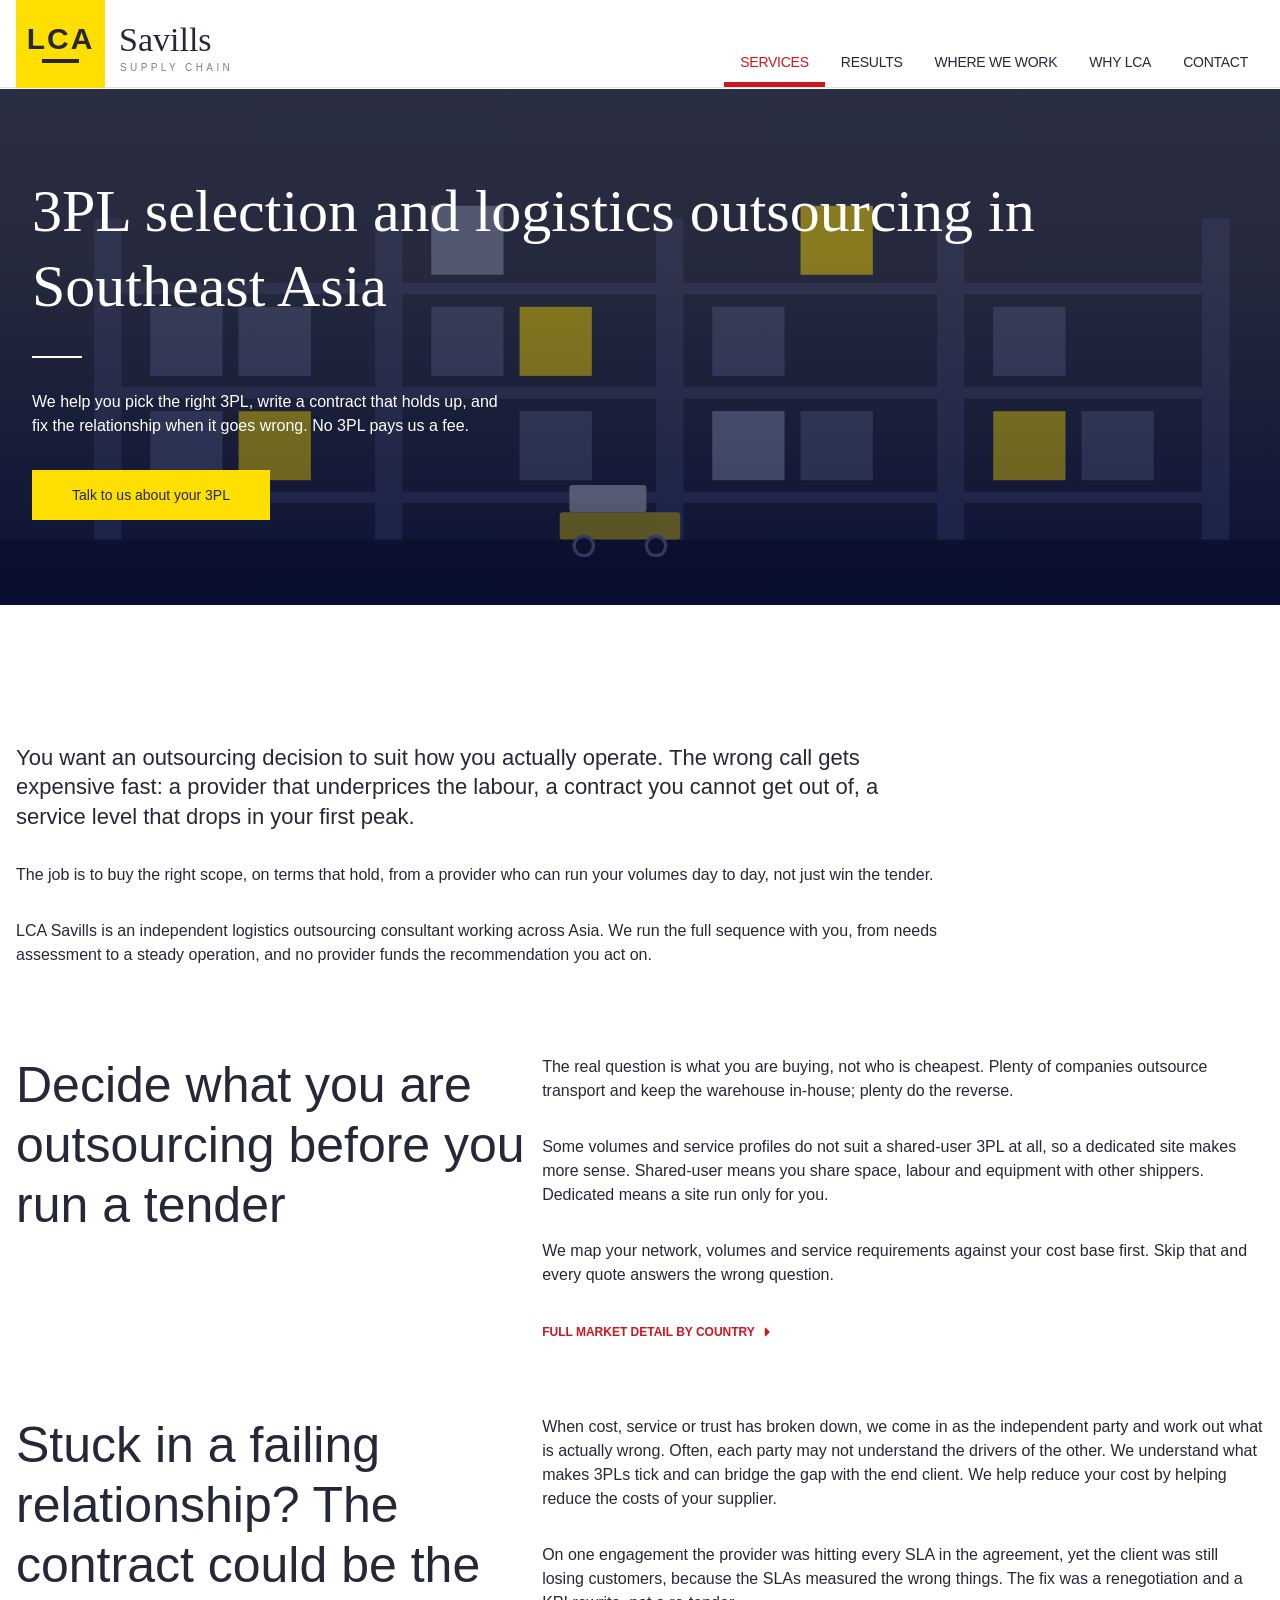
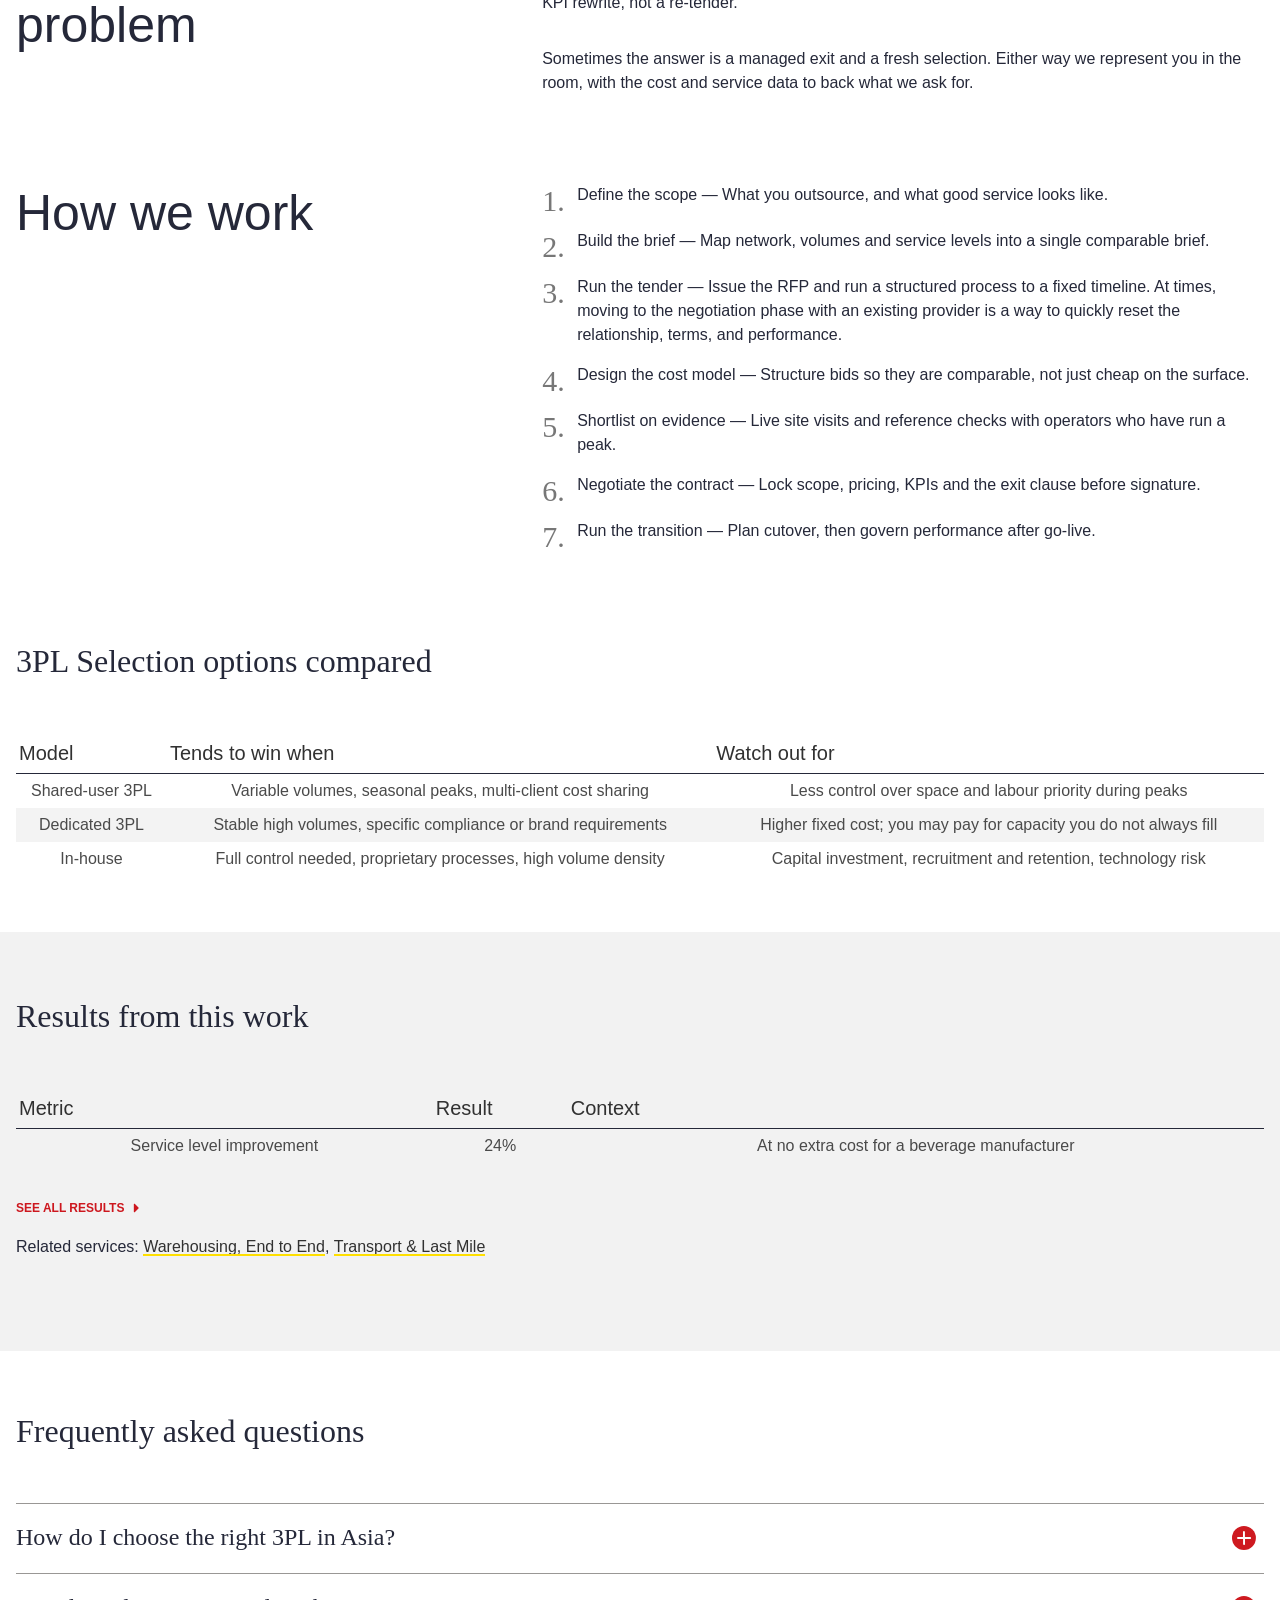
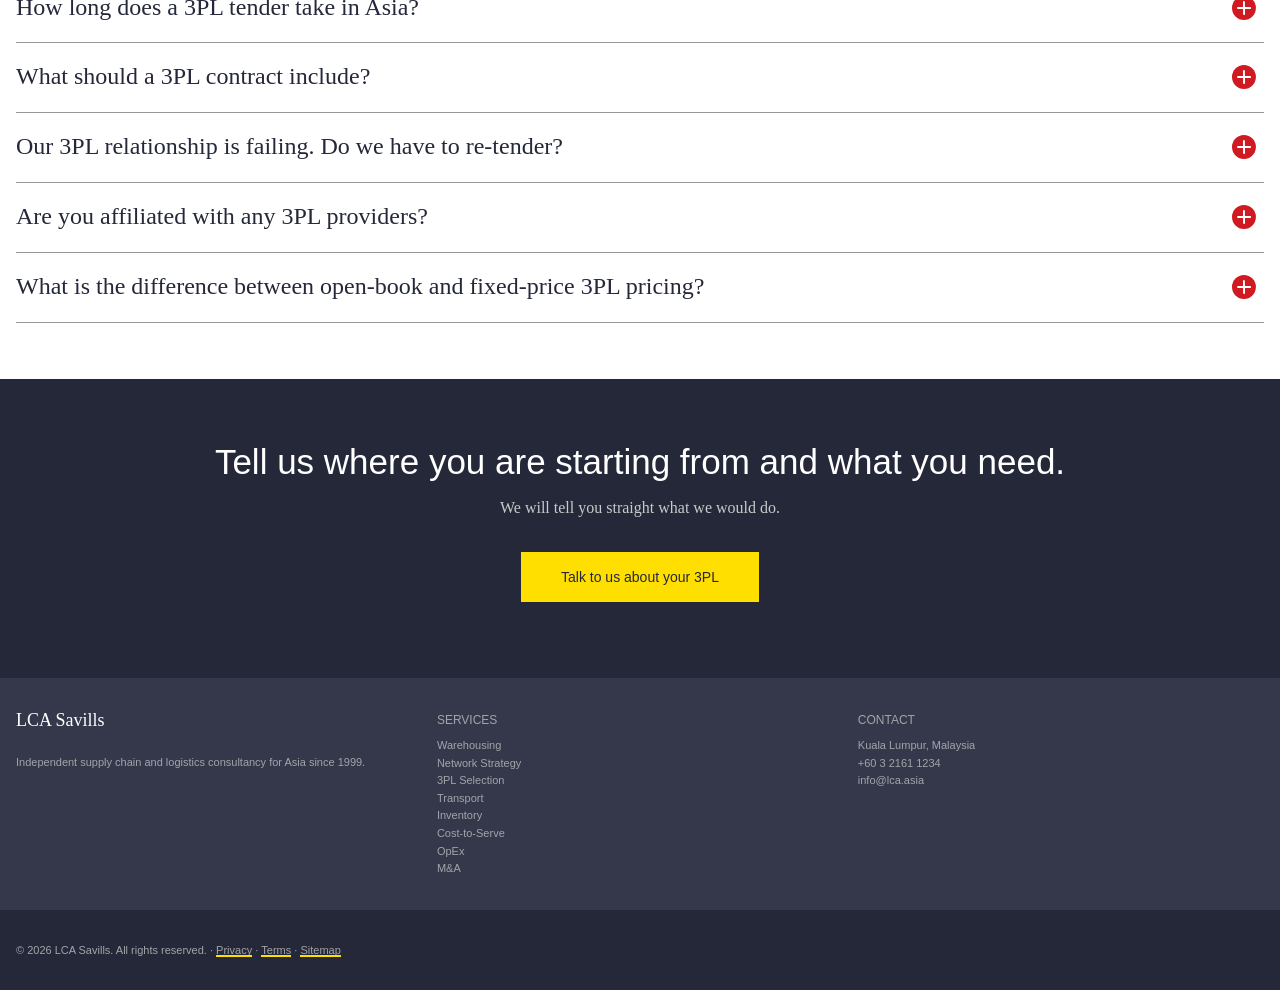
<file: logistics-outsourcing-3pl.html>
<!DOCTYPE html>
<html lang="en">
<head>
<meta charset="utf-8">
<meta name="viewport" content="width=device-width, initial-scale=1">
<title>3PL Selection and Logistics Outsourcing — LCA Savills</title>
<meta name="description" content="We help you pick the right 3PL, write a contract that holds up, and fix the relationship when it goes wrong. No 3PL pays us a fee.">
<link rel="icon" href="assets/favicon.svg" type="image/svg+xml">
<link rel="stylesheet" href="css/savills-core.css">
<link rel="stylesheet" href="css/demo.css">
</head>
<body>
<header class="sv-header">
  <div class="sv-header__wrap">
    <div class="sv-header__inner">
      <a class="sv-header__home" href="index.html" aria-label="LCA Savills — home">
        <img class="sv-header__logo" src="assets/lca-logo.svg" alt="LCA Savills">
      </a>
      <ul class="sv-header__tool-set">
        <li class="sv-header__tool-item sv--menu sv-view-lt-lrg">
          <button class="sv-header__tool-action" type="button" data-nav-open>
            <span>Menu</span>
          </button>
        </li>
      </ul>
      <nav class="sv-nav sv-nav--outer" data-nav aria-label="Main navigation">
        <div class="sv-nav__lead sv-view-lt-lrg">
          <p class="sv-nav__heading">LCA Savills</p>
          <button class="sv-nav__close" type="button" data-nav-close><span>Close</span></button>
        </div>
        <ul class="sv-nav__items">
          <li class="sv-nav__item sv--active"><a class="sv-nav__label" href="services.html">Services</a></li>
          <li class="sv-nav__item"><a class="sv-nav__label" href="results.html">Results</a></li>
          <li class="sv-nav__item"><a class="sv-nav__label" href="where-we-work.html">Where We Work</a></li>
          <li class="sv-nav__item"><a class="sv-nav__label" href="why-lca.html">Why LCA</a></li>
          <li class="sv-nav__item"><a class="sv-nav__label" href="contact.html">Contact</a></li>
        </ul>
      </nav>
    </div>
  </div>
</header>

<main>

  <div class="sv-page-banner demo-hero">
    <span class="sv-image-treatment sv--type-7">
      <img src="assets/hero-warehouse.svg" alt="">
    </span>
    <div class="sv-page-banner__content">
      <div class="sv-contained">
        <h1 class="sv-page-banner__title">3PL selection and logistics outsourcing in Southeast Asia</h1>
        <p class="sv-page-banner__intro">We help you pick the right 3PL, write a contract that holds up, and fix the relationship when it goes wrong. No 3PL pays us a fee.</p>
        <a class="sv-button" href="contact.html">Talk to us about your 3PL</a>
      </div>
    </div>
  </div>

  <section class="sv-contained demo-section">
    <div class="sv-row">
      <div class="sv-col sv--sml-10 sv--med-9">
        <p class="sv-leading-intro sv--sml">You want an outsourcing decision to suit how you actually operate. The wrong call gets expensive fast: a provider that underprices the labour, a contract you cannot get out of, a service level that drops in your first peak.</p>
        <p class="sv-copy">The job is to buy the right scope, on terms that hold, from a provider who can run your volumes day to day, not just win the tender.</p>
        <p class="sv-copy">LCA Savills is an independent logistics outsourcing consultant working across Asia. We run the full sequence with you, from needs assessment to a steady operation, and no provider funds the recommendation you act on.</p>
      </div>
    </div>
  </section>

  <section class="sv-contained demo-section">
    <div class="sv-row">
      <div class="sv-col sv--sml-5">
        <h2 class="sv-text-section-heading sv--lrg">Decide what you are outsourcing before you run a tender</h2>
      </div>
      <div class="sv-col sv--sml-7">
        <p class="sv-copy">The real question is what you are buying, not who is cheapest. Plenty of companies outsource transport and keep the warehouse in-house; plenty do the reverse.</p>
        <p class="sv-copy">Some volumes and service profiles do not suit a shared-user 3PL at all, so a dedicated site makes more sense. Shared-user means you share space, labour and equipment with other shippers. Dedicated means a site run only for you.</p>
        <p class="sv-copy">We map your network, volumes and service requirements against your cost base first. Skip that and every quote answers the wrong question.</p>
        <p class="sv-cta-link"><a href="where-we-work.html">Full market detail by country</a></p>
      </div>
    </div>
  </section>

  <section class="sv-contained demo-section">
    <div class="sv-row">
      <div class="sv-col sv--sml-5">
        <h2 class="sv-text-section-heading sv--lrg">Stuck in a failing relationship? The contract could be the problem</h2>
      </div>
      <div class="sv-col sv--sml-7">
        <p class="sv-copy">When cost, service or trust has broken down, we come in as the independent party and work out what is actually wrong. Often, each party may not understand the drivers of the other. We understand what makes 3PLs tick and can bridge the gap with the end client. We help reduce your cost by helping reduce the costs of your supplier.</p>
        <p class="sv-copy">On one engagement the provider was hitting every SLA in the agreement, yet the client was still losing customers, because the SLAs measured the wrong things. The fix was a renegotiation and a KPI rewrite, not a re-tender.</p>
        <p class="sv-copy">Sometimes the answer is a managed exit and a fresh selection. Either way we represent you in the room, with the cost and service data to back what we ask for.</p>
      </div>
    </div>
  </section>

  <section class="sv-contained demo-section">
    <div class="sv-row">
      <div class="sv-col sv--sml-5">
        <h2 class="sv-text-section-heading sv--lrg">How we work</h2>
      </div>
      <div class="sv-col sv--sml-7">
        <ol class="sv-list sv--numbers">
          <li><strong>Define the scope</strong> &mdash; What you outsource, and what good service looks like.</li>
          <li><strong>Build the brief</strong> &mdash; Map network, volumes and service levels into a single comparable brief.</li>
          <li><strong>Run the tender</strong> &mdash; Issue the RFP and run a structured process to a fixed timeline. At times, moving to the negotiation phase with an existing provider is a way to quickly reset the relationship, terms, and performance.</li>
          <li><strong>Design the cost model</strong> &mdash; Structure bids so they are comparable, not just cheap on the surface.</li>
          <li><strong>Shortlist on evidence</strong> &mdash; Live site visits and reference checks with operators who have run a peak.</li>
          <li><strong>Negotiate the contract</strong> &mdash; Lock scope, pricing, KPIs and the exit clause before signature.</li>
          <li><strong>Run the transition</strong> &mdash; Plan cutover, then govern performance after go-live.</li>
        </ol>
      </div>
    </div>
  </section>

  <section class="sv-contained demo-section">
    <div class="sv-section-header">
      <h2 class="sv-section-header__title">3PL Selection options compared</h2>
    </div>
    <table class="sv-responsive-table">
      <thead>
        <tr><th>Model</th><th>Tends to win when</th><th>Watch out for</th></tr>
      </thead>
      <tbody>
        <tr>
          <td data-label="Model">Shared-user 3PL</td>
          <td data-label="Tends to win when">Variable volumes, seasonal peaks, multi-client cost sharing</td>
          <td data-label="Watch out for">Less control over space and labour priority during peaks</td>
        </tr>
        <tr>
          <td data-label="Model">Dedicated 3PL</td>
          <td data-label="Tends to win when">Stable high volumes, specific compliance or brand requirements</td>
          <td data-label="Watch out for">Higher fixed cost; you may pay for capacity you do not always fill</td>
        </tr>
        <tr>
          <td data-label="Model">In-house</td>
          <td data-label="Tends to win when">Full control needed, proprietary processes, high volume density</td>
          <td data-label="Watch out for">Capital investment, recruitment and retention, technology risk</td>
        </tr>
      </tbody>
    </table>
  </section>

  <div class="sv-section-bg sv--padded">
    <div class="sv-contained">
      <div class="sv-section-header">
        <h2 class="sv-section-header__title">Results from this work</h2>
      </div>
      <table class="sv-responsive-table">
        <thead>
          <tr><th>Metric</th><th>Result</th><th>Context</th></tr>
        </thead>
        <tbody>
          <tr><td data-label="Metric">Service level improvement</td><td data-label="Result">24%</td><td data-label="Context">At no extra cost for a beverage manufacturer</td></tr>
        </tbody>
      </table>
      <p class="sv-cta-link demo-mt-2"><a href="results.html">See all results</a></p>
      <p class="sv-copy demo-mt-1">Related services: <a href="warehousing-end-to-end.html">Warehousing, End to End</a>, <a href="transport-last-mile.html">Transport &amp; Last Mile</a></p>
    </div>
  </div>

  <section class="sv-contained demo-section">
    <div class="sv-section-header">
      <h2 class="sv-section-header__title">Frequently asked questions</h2>
    </div>
    <ul class="sv-expandable-list__content">
      <li class="sv-expandable-list__item">
        <div class="sv-expandable-item">
          <div class="sv-expandable-item__header">
            <h3 class="sv-expandable-item__title">How do I choose the right 3PL in Asia?</h3>
          </div>
          <div class="sv-expandable-item__content" aria-expanded="false">
            <p>Define what you are outsourcing and what good service looks like, then take a structured brief to market so bids compare on cost and service, not just headline price. Watch out for &lsquo;add-on costs&rsquo;. Work collaboratively with vendors to find ways to reduce cost. Discussion matters. Shortlist on evidence: visit the warehouses the provider really runs, not the showcase site. Check references with operators who have been through a peak.</p>
          </div>
        </div>
      </li>
      <li class="sv-expandable-list__item">
        <div class="sv-expandable-item">
          <div class="sv-expandable-item__header">
            <h3 class="sv-expandable-item__title">How long does a 3PL tender take in Asia?</h3>
          </div>
          <div class="sv-expandable-item__content" aria-expanded="false">
            <p>A structured tender usually runs 10 to 14 weeks from finalising the brief to signing, depending on how clean your data is and how many providers you shortlist. Add transition time on top. Rushing the front end is a false economy, because gaps in the brief surface later as variation orders and disputes. We ensure the 3PL can deliver operationally what they promise in the tender response.</p>
          </div>
        </div>
      </li>
      <li class="sv-expandable-list__item">
        <div class="sv-expandable-item">
          <div class="sv-expandable-item__header">
            <h3 class="sv-expandable-item__title">What should a 3PL contract include?</h3>
          </div>
          <div class="sv-expandable-item__content" aria-expanded="false">
            <p>Scope defined down to the activity, a pricing model that survives volume swings, KPIs both sides can measure from real data, a review that forces year-on-year improvement, and a clean exit clause. The exit is the part most contracts skimp on and the part that gives you leverage when you need it.</p>
          </div>
        </div>
      </li>
      <li class="sv-expandable-list__item">
        <div class="sv-expandable-item">
          <div class="sv-expandable-item__header">
            <h3 class="sv-expandable-item__title">Our 3PL relationship is failing. Do we have to re-tender?</h3>
          </div>
          <div class="sv-expandable-item__content" aria-expanded="false">
            <p>Not always. The fix is often a renegotiation and a reset of the KPIs rather than a full re-tender, especially when the contract or the data is the real problem rather than the operation on the floor. We diagnose what is broken first, then represent you in the room with the numbers.</p>
          </div>
        </div>
      </li>
      <li class="sv-expandable-list__item">
        <div class="sv-expandable-item">
          <div class="sv-expandable-item__header">
            <h3 class="sv-expandable-item__title">Are you affiliated with any 3PL providers?</h3>
          </div>
          <div class="sv-expandable-item__content" aria-expanded="false">
            <p>No. We take no referral fees and run no provider panel, so we have no reason to steer you toward any particular 3PL. LCA represents the client, never the provider. That independence is the whole point of bringing in an outside consultant for selection and contracting.</p>
          </div>
        </div>
      </li>
      <li class="sv-expandable-list__item">
        <div class="sv-expandable-item">
          <div class="sv-expandable-item__header">
            <h3 class="sv-expandable-item__title">What is the difference between open-book and fixed-price 3PL pricing?</h3>
          </div>
          <div class="sv-expandable-item__content" aria-expanded="false">
            <p>Open-book means the provider shows you the real cost lines and you pay an agreed management margin on top, so you see where your money goes. Fixed or closed-book means one agreed rate and the provider carries the risk if costs move. Open-book suits volatile or growing volumes; fixed suits stable, well-understood operations. Hybrid models are also common, particularly where there is agreement on joint improvement programs.</p>
          </div>
        </div>
      </li>
    </ul>
  </section>

  <div class="sv-section-bg sv--primary-1 sv--padded demo-cta">
    <div class="sv-contained">
      <h2 class="sv-cta-promo__title">Tell us where you are starting from and what you need.</h2>
      <p class="demo-cta-sub">We will tell you straight what we would do.</p>
      <a class="sv-button" href="contact.html">Talk to us about your 3PL</a>
    </div>
  </div>

</main>

<footer class="sv-footer">
  <div class="sv-contained">
    <div class="sv-footer__inner">
      <div class="sv-row">
        <div class="sv-col sv--sml-4 sv-footer__info">
          <h2 class="sv-footer__heading">LCA Savills</h2>
          <ul class="sv-footer__list">
            <li class="sv-footer__list-item">Independent supply chain and logistics consultancy for Asia since 1999.</li>
          </ul>
        </div>
        <div class="sv-col sv--sml-4">
          <h2 class="sv-footer__subheading">Services</h2>
          <ul class="sv-footer__list">
            <li class="sv-footer__list-item"><a href="warehousing-end-to-end.html">Warehousing</a></li>
            <li class="sv-footer__list-item"><a href="supply-chain-network-strategy.html">Network Strategy</a></li>
            <li class="sv-footer__list-item"><a href="logistics-outsourcing-3pl.html">3PL Selection</a></li>
            <li class="sv-footer__list-item"><a href="transport-last-mile.html">Transport</a></li>
            <li class="sv-footer__list-item"><a href="inventory-forecasting-planning.html">Inventory</a></li>
            <li class="sv-footer__list-item"><a href="cost-to-serve-cost-reduction.html">Cost-to-Serve</a></li>
            <li class="sv-footer__list-item"><a href="operational-excellence.html">OpEx</a></li>
            <li class="sv-footer__list-item"><a href="mna-investment-support.html">M&amp;A</a></li>
          </ul>
        </div>
        <div class="sv-col sv--sml-4">
          <h2 class="sv-footer__subheading">Contact</h2>
          <ul class="sv-footer__list">
            <li class="sv-footer__list-item">Kuala Lumpur, Malaysia</li>
            <li class="sv-footer__list-item"><a href="tel:+60321611234">+60 3 2161 1234</a></li>
            <li class="sv-footer__list-item"><a href="mailto:info@lca.asia">info@lca.asia</a></li>
          </ul>
        </div>
      </div>
    </div>
  </div>
  <div class="sv-footer__footer">
    <div class="sv-contained">
      <div class="sv-footer__inner">
        <p class="sv-smallprint">&copy; 2026 LCA Savills. All rights reserved. &middot; <a href="#">Privacy</a> &middot; <a href="#">Terms</a> &middot; <a href="#">Sitemap</a></p>
      </div>
    </div>
  </div>
</footer>

<script src="js/demo.js"></script>
</body>
</html>
</file>
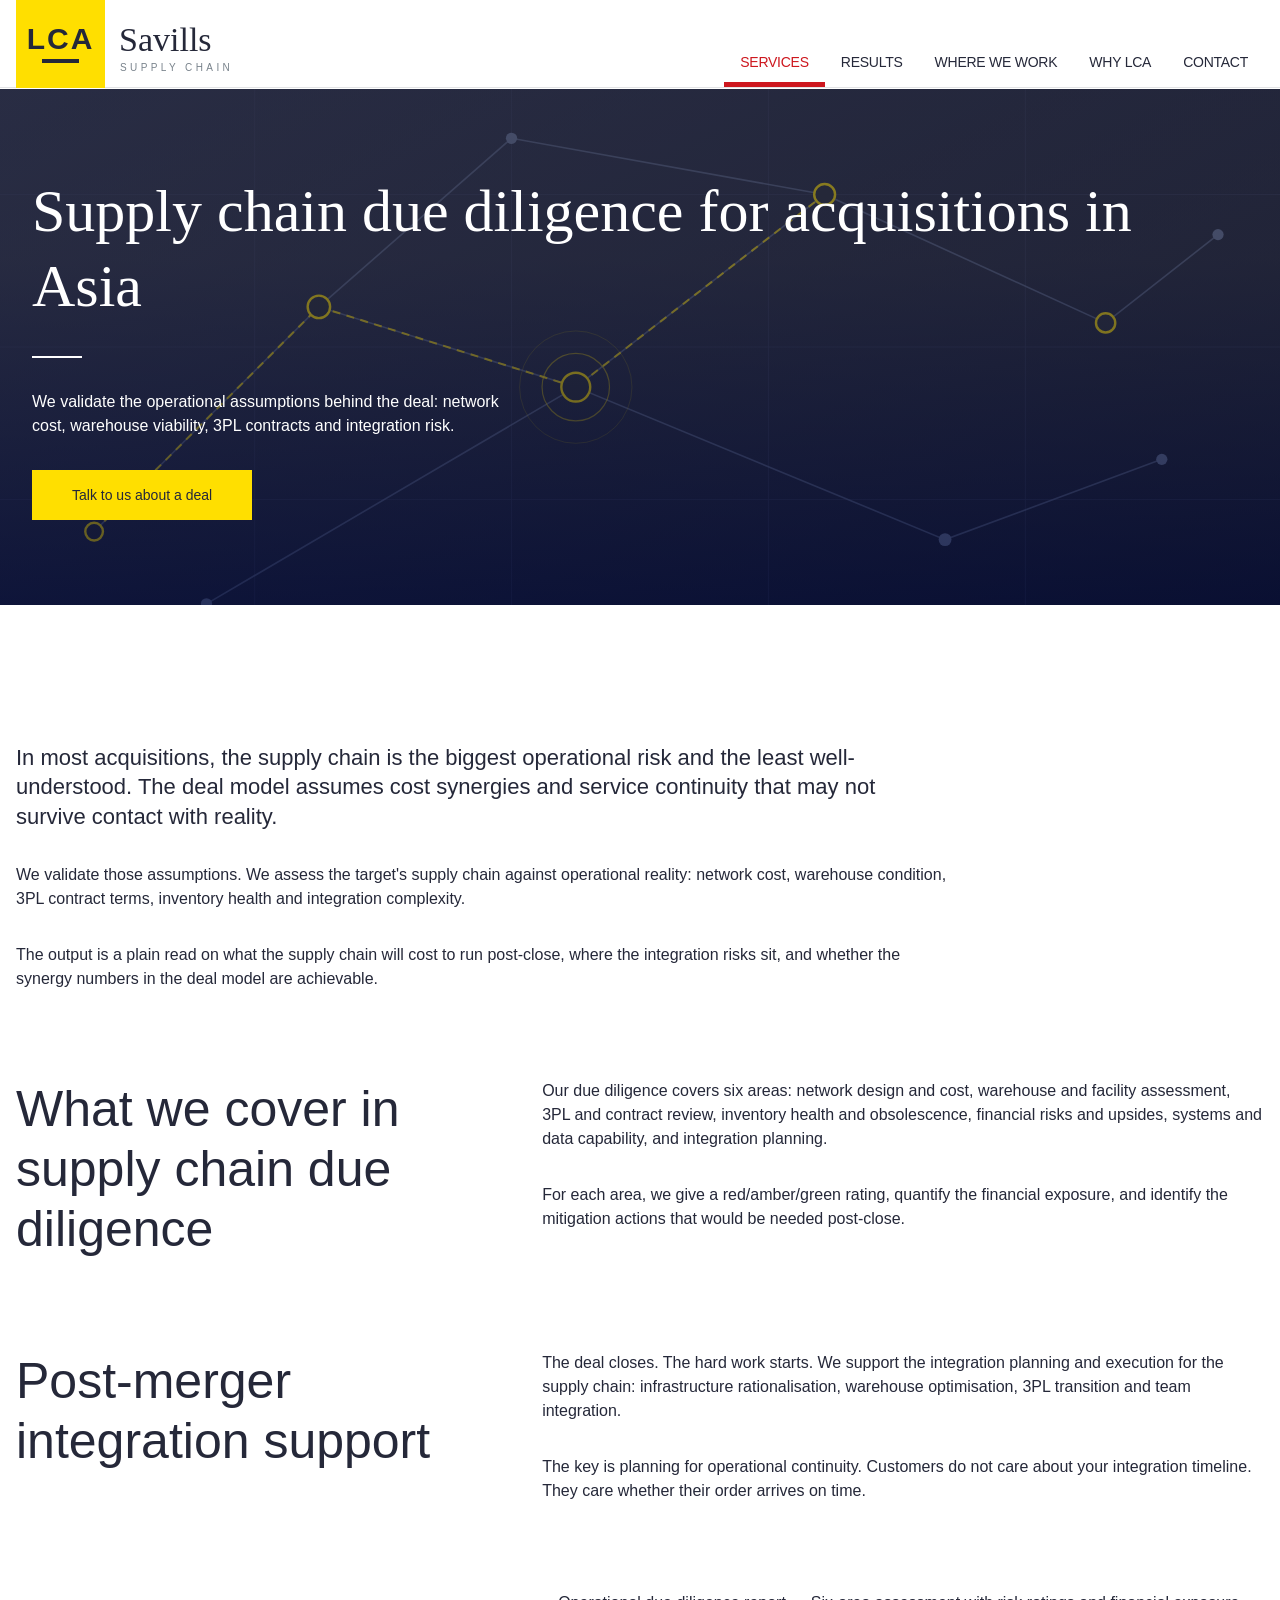
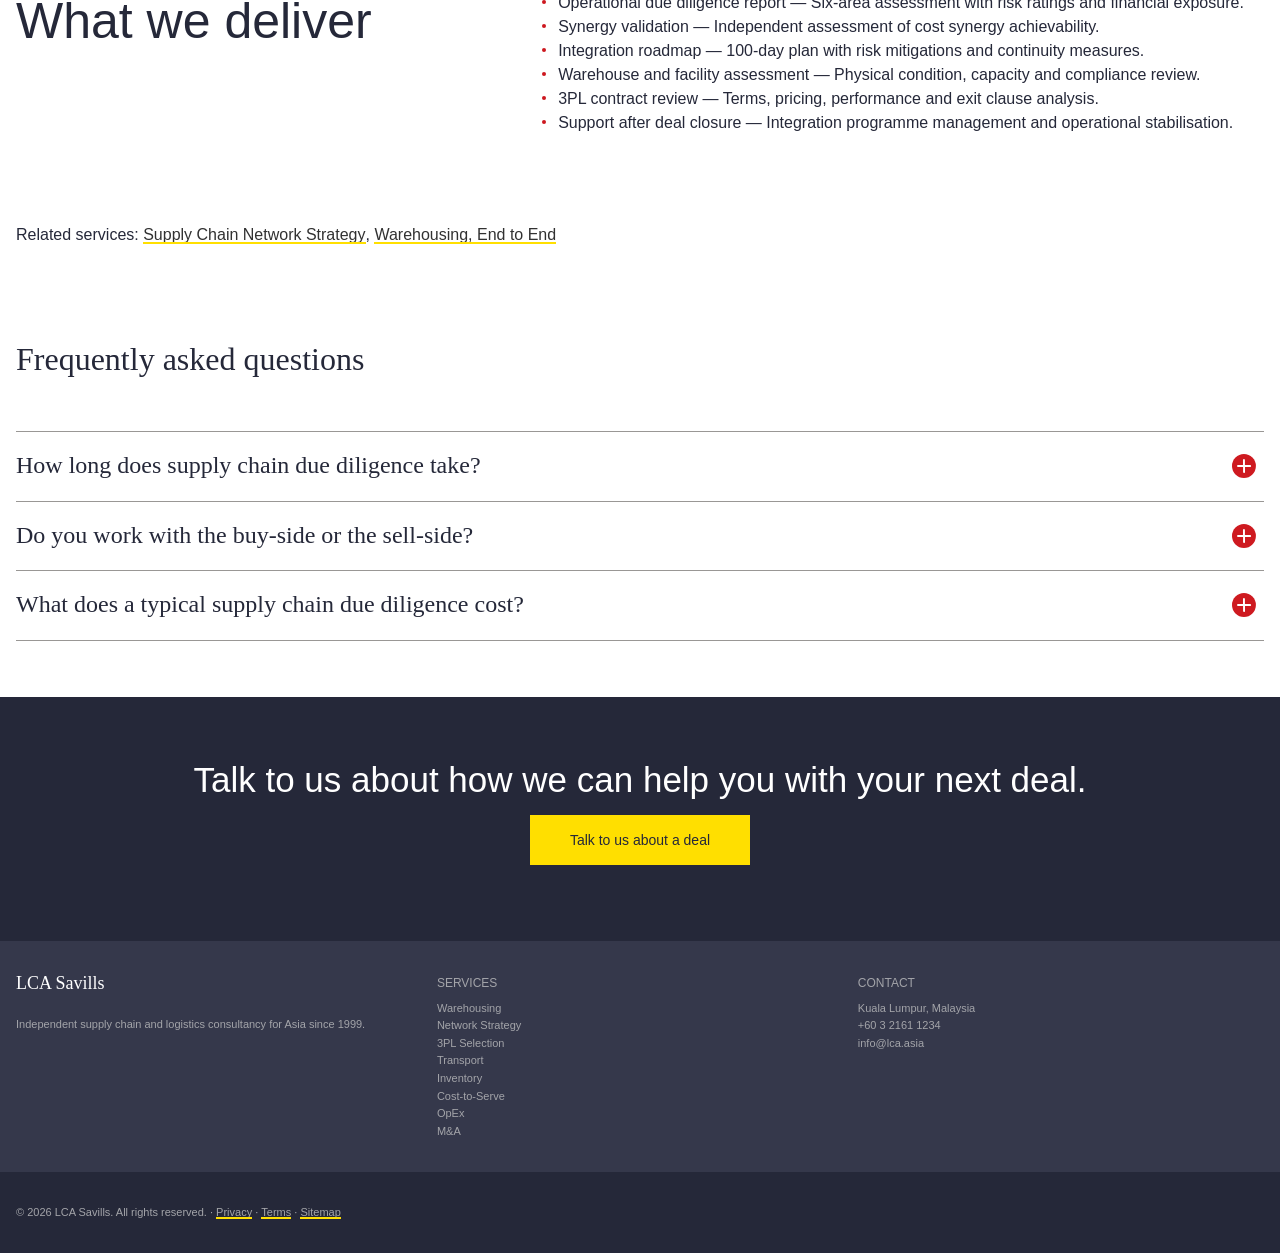
<file: mna-investment-support.html>
<!DOCTYPE html>
<html lang="en">
<head>
<meta charset="utf-8">
<meta name="viewport" content="width=device-width, initial-scale=1">
<title>M&amp;A &amp; Investment Support — LCA Savills</title>
<meta name="description" content="We validate the operational assumptions behind the deal: network cost, warehouse viability, 3PL contracts and integration risk.">
<link rel="icon" href="assets/favicon.svg" type="image/svg+xml">
<link rel="stylesheet" href="css/savills-core.css">
<link rel="stylesheet" href="css/demo.css">
</head>
<body>
<header class="sv-header">
  <div class="sv-header__wrap">
    <div class="sv-header__inner">
      <a class="sv-header__home" href="index.html" aria-label="LCA Savills — home">
        <img class="sv-header__logo" src="assets/lca-logo.svg" alt="LCA Savills">
      </a>
      <ul class="sv-header__tool-set">
        <li class="sv-header__tool-item sv--menu sv-view-lt-lrg">
          <button class="sv-header__tool-action" type="button" data-nav-open>
            <span>Menu</span>
          </button>
        </li>
      </ul>
      <nav class="sv-nav sv-nav--outer" data-nav aria-label="Main navigation">
        <div class="sv-nav__lead sv-view-lt-lrg">
          <p class="sv-nav__heading">LCA Savills</p>
          <button class="sv-nav__close" type="button" data-nav-close><span>Close</span></button>
        </div>
        <ul class="sv-nav__items">
          <li class="sv-nav__item sv--active"><a class="sv-nav__label" href="services.html">Services</a></li>
          <li class="sv-nav__item"><a class="sv-nav__label" href="results.html">Results</a></li>
          <li class="sv-nav__item"><a class="sv-nav__label" href="where-we-work.html">Where We Work</a></li>
          <li class="sv-nav__item"><a class="sv-nav__label" href="why-lca.html">Why LCA</a></li>
          <li class="sv-nav__item"><a class="sv-nav__label" href="contact.html">Contact</a></li>
        </ul>
      </nav>
    </div>
  </div>
</header>

<main>

  <div class="sv-page-banner demo-hero">
    <span class="sv-image-treatment sv--type-7">
      <img src="assets/hero-network.svg" alt="">
    </span>
    <div class="sv-page-banner__content">
      <div class="sv-contained">
        <h1 class="sv-page-banner__title">Supply chain due diligence for acquisitions in Asia</h1>
        <p class="sv-page-banner__intro">We validate the operational assumptions behind the deal: network cost, warehouse viability, 3PL contracts and integration risk.</p>
        <a class="sv-button" href="contact.html">Talk to us about a deal</a>
      </div>
    </div>
  </div>

  <section class="sv-contained demo-section">
    <div class="sv-row">
      <div class="sv-col sv--sml-10 sv--med-9">
        <p class="sv-leading-intro sv--sml">In most acquisitions, the supply chain is the biggest operational risk and the least well-understood. The deal model assumes cost synergies and service continuity that may not survive contact with reality.</p>
        <p class="sv-copy">We validate those assumptions. We assess the target's supply chain against operational reality: network cost, warehouse condition, 3PL contract terms, inventory health and integration complexity.</p>
        <p class="sv-copy">The output is a plain read on what the supply chain will cost to run post-close, where the integration risks sit, and whether the synergy numbers in the deal model are achievable.</p>
      </div>
    </div>
  </section>

  <section class="sv-contained demo-section">
    <div class="sv-row">
      <div class="sv-col sv--sml-5">
        <h2 class="sv-text-section-heading sv--lrg">What we cover in supply chain due diligence</h2>
      </div>
      <div class="sv-col sv--sml-7">
        <p class="sv-copy">Our due diligence covers six areas: network design and cost, warehouse and facility assessment, 3PL and contract review, inventory health and obsolescence, financial risks and upsides, systems and data capability, and integration planning.</p>
        <p class="sv-copy">For each area, we give a red/amber/green rating, quantify the financial exposure, and identify the mitigation actions that would be needed post-close.</p>
      </div>
    </div>
  </section>

  <section class="sv-contained demo-section">
    <div class="sv-row">
      <div class="sv-col sv--sml-5">
        <h2 class="sv-text-section-heading sv--lrg">Post-merger integration support</h2>
      </div>
      <div class="sv-col sv--sml-7">
        <p class="sv-copy">The deal closes. The hard work starts. We support the integration planning and execution for the supply chain: infrastructure rationalisation, warehouse optimisation, 3PL transition and team integration.</p>
        <p class="sv-copy">The key is planning for operational continuity. Customers do not care about your integration timeline. They care whether their order arrives on time.</p>
      </div>
    </div>
  </section>

  <section class="sv-contained demo-section">
    <div class="sv-row">
      <div class="sv-col sv--sml-5">
        <h2 class="sv-text-section-heading sv--lrg">What we deliver</h2>
      </div>
      <div class="sv-col sv--sml-7">
        <ul class="sv-list sv--bullets">
          <li><strong>Operational due diligence report</strong> &mdash; Six-area assessment with risk ratings and financial exposure.</li>
          <li><strong>Synergy validation</strong> &mdash; Independent assessment of cost synergy achievability.</li>
          <li><strong>Integration roadmap</strong> &mdash; 100-day plan with risk mitigations and continuity measures.</li>
          <li><strong>Warehouse and facility assessment</strong> &mdash; Physical condition, capacity and compliance review.</li>
          <li><strong>3PL contract review</strong> &mdash; Terms, pricing, performance and exit clause analysis.</li>
          <li><strong>Support after deal closure</strong> &mdash; Integration programme management and operational stabilisation.</li>
        </ul>
      </div>
    </div>
  </section>

  <section class="sv-contained demo-section">
    <p class="sv-copy">Related services: <a href="supply-chain-network-strategy.html">Supply Chain Network Strategy</a>, <a href="warehousing-end-to-end.html">Warehousing, End to End</a></p>
  </section>

  <section class="sv-contained demo-section">
    <div class="sv-section-header">
      <h2 class="sv-section-header__title">Frequently asked questions</h2>
    </div>
    <ul class="sv-expandable-list__content">
      <li class="sv-expandable-list__item">
        <div class="sv-expandable-item">
          <div class="sv-expandable-item__header">
            <h3 class="sv-expandable-item__title">How long does supply chain due diligence take?</h3>
          </div>
          <div class="sv-expandable-item__content" aria-expanded="false">
            <p>We work to deal timelines and can run multiple workstreams in parallel.</p>
          </div>
        </div>
      </li>
      <li class="sv-expandable-list__item">
        <div class="sv-expandable-item">
          <div class="sv-expandable-item__header">
            <h3 class="sv-expandable-item__title">Do you work with the buy-side or the sell-side?</h3>
          </div>
          <div class="sv-expandable-item__content" aria-expanded="false">
            <p>Mostly buy-side, for private equity and corporate acquirers. We also do vendor due diligence for sellers who want to present a clean operational picture to the market. We do not work both sides of the same deal.</p>
          </div>
        </div>
      </li>
      <li class="sv-expandable-list__item">
        <div class="sv-expandable-item">
          <div class="sv-expandable-item__header">
            <h3 class="sv-expandable-item__title">What does a typical supply chain due diligence cost?</h3>
          </div>
          <div class="sv-expandable-item__content" aria-expanded="false">
            <p>It depends on the number of sites, countries and complexity. We scope and price before we start, to give you certainty. We can structure our pricing differently if we are also engaged for post deal closure support.</p>
          </div>
        </div>
      </li>
    </ul>
  </section>

  <div class="sv-section-bg sv--primary-1 sv--padded demo-cta">
    <div class="sv-contained">
      <h2 class="sv-cta-promo__title">Talk to us about how we can help you with your next deal.</h2>
      <a class="sv-button" href="contact.html">Talk to us about a deal</a>
    </div>
  </div>

</main>

<footer class="sv-footer">
  <div class="sv-contained">
    <div class="sv-footer__inner">
      <div class="sv-row">
        <div class="sv-col sv--sml-4 sv-footer__info">
          <h2 class="sv-footer__heading">LCA Savills</h2>
          <ul class="sv-footer__list">
            <li class="sv-footer__list-item">Independent supply chain and logistics consultancy for Asia since 1999.</li>
          </ul>
        </div>
        <div class="sv-col sv--sml-4">
          <h2 class="sv-footer__subheading">Services</h2>
          <ul class="sv-footer__list">
            <li class="sv-footer__list-item"><a href="warehousing-end-to-end.html">Warehousing</a></li>
            <li class="sv-footer__list-item"><a href="supply-chain-network-strategy.html">Network Strategy</a></li>
            <li class="sv-footer__list-item"><a href="logistics-outsourcing-3pl.html">3PL Selection</a></li>
            <li class="sv-footer__list-item"><a href="transport-last-mile.html">Transport</a></li>
            <li class="sv-footer__list-item"><a href="inventory-forecasting-planning.html">Inventory</a></li>
            <li class="sv-footer__list-item"><a href="cost-to-serve-cost-reduction.html">Cost-to-Serve</a></li>
            <li class="sv-footer__list-item"><a href="operational-excellence.html">OpEx</a></li>
            <li class="sv-footer__list-item"><a href="mna-investment-support.html">M&amp;A</a></li>
          </ul>
        </div>
        <div class="sv-col sv--sml-4">
          <h2 class="sv-footer__subheading">Contact</h2>
          <ul class="sv-footer__list">
            <li class="sv-footer__list-item">Kuala Lumpur, Malaysia</li>
            <li class="sv-footer__list-item"><a href="tel:+60321611234">+60 3 2161 1234</a></li>
            <li class="sv-footer__list-item"><a href="mailto:info@lca.asia">info@lca.asia</a></li>
          </ul>
        </div>
      </div>
    </div>
  </div>
  <div class="sv-footer__footer">
    <div class="sv-contained">
      <div class="sv-footer__inner">
        <p class="sv-smallprint">&copy; 2026 LCA Savills. All rights reserved. &middot; <a href="#">Privacy</a> &middot; <a href="#">Terms</a> &middot; <a href="#">Sitemap</a></p>
      </div>
    </div>
  </div>
</footer>

<script src="js/demo.js"></script>
</body>
</html>
</file>
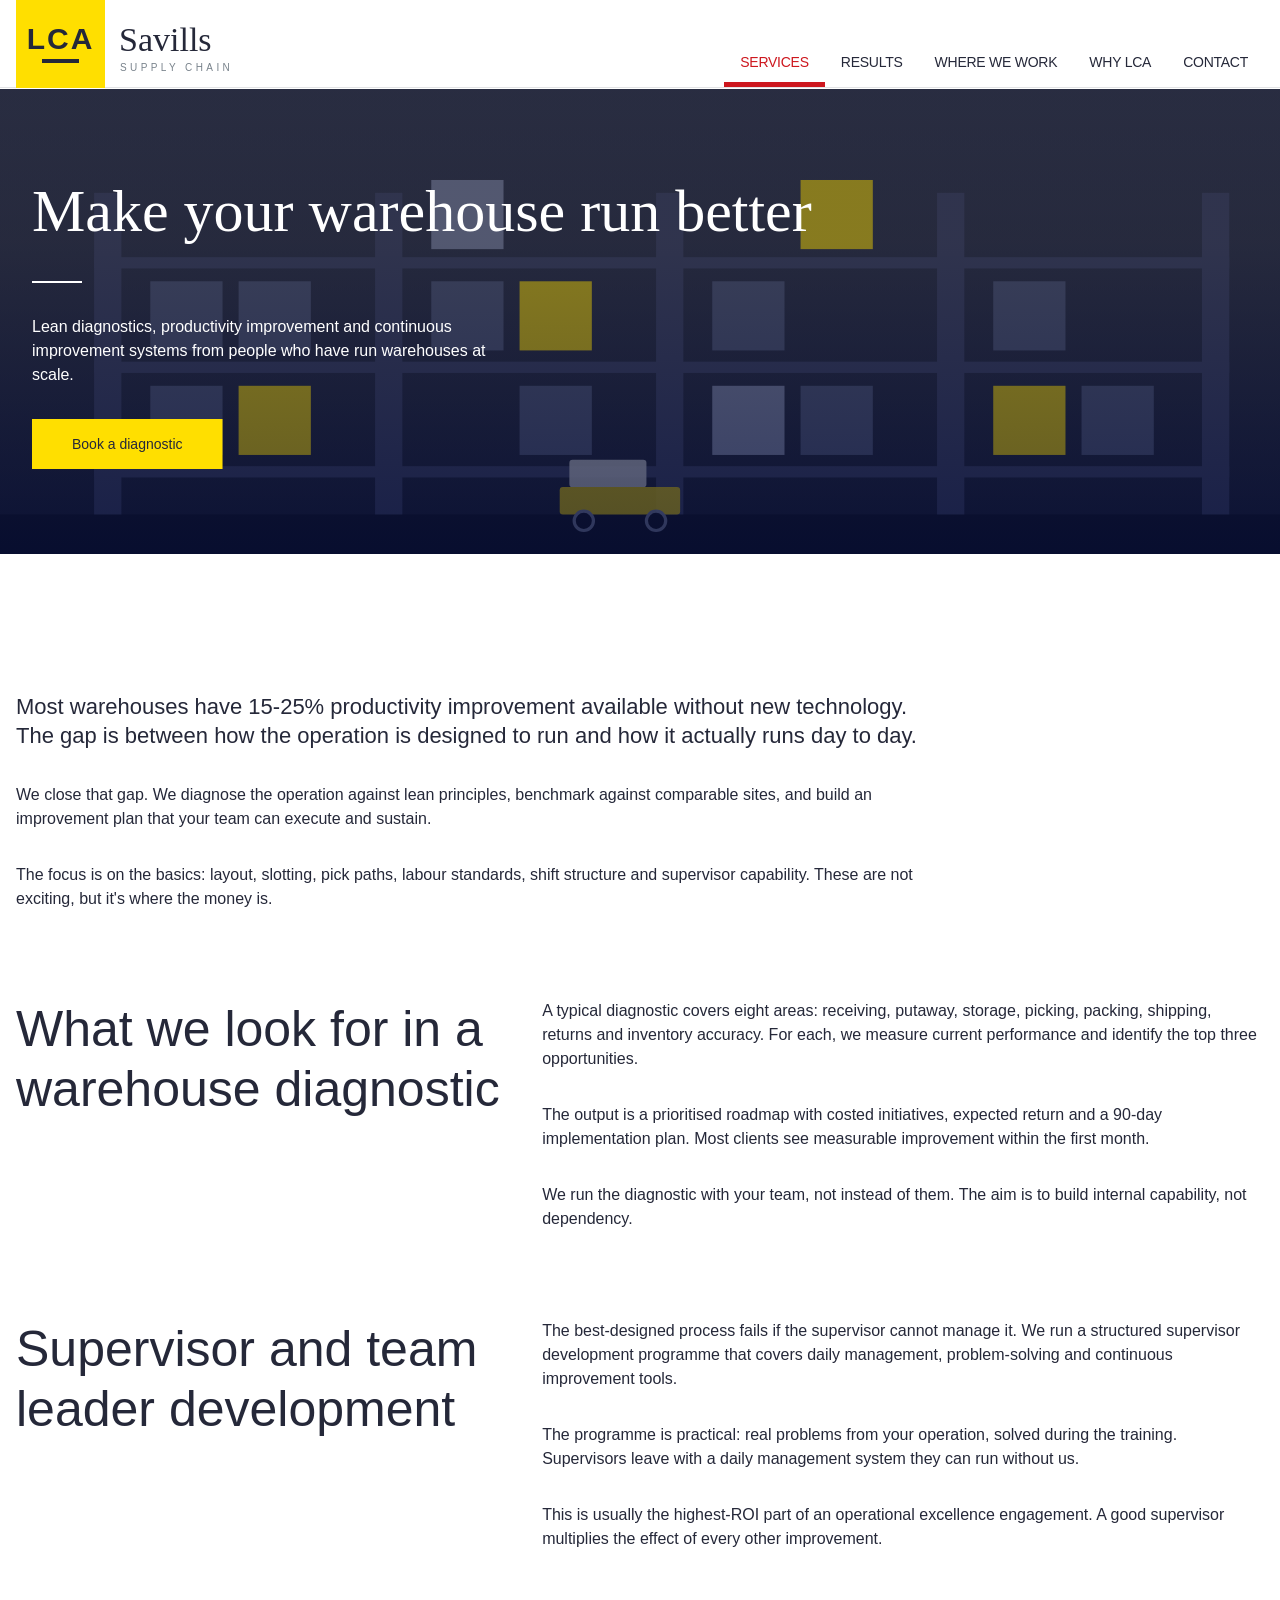
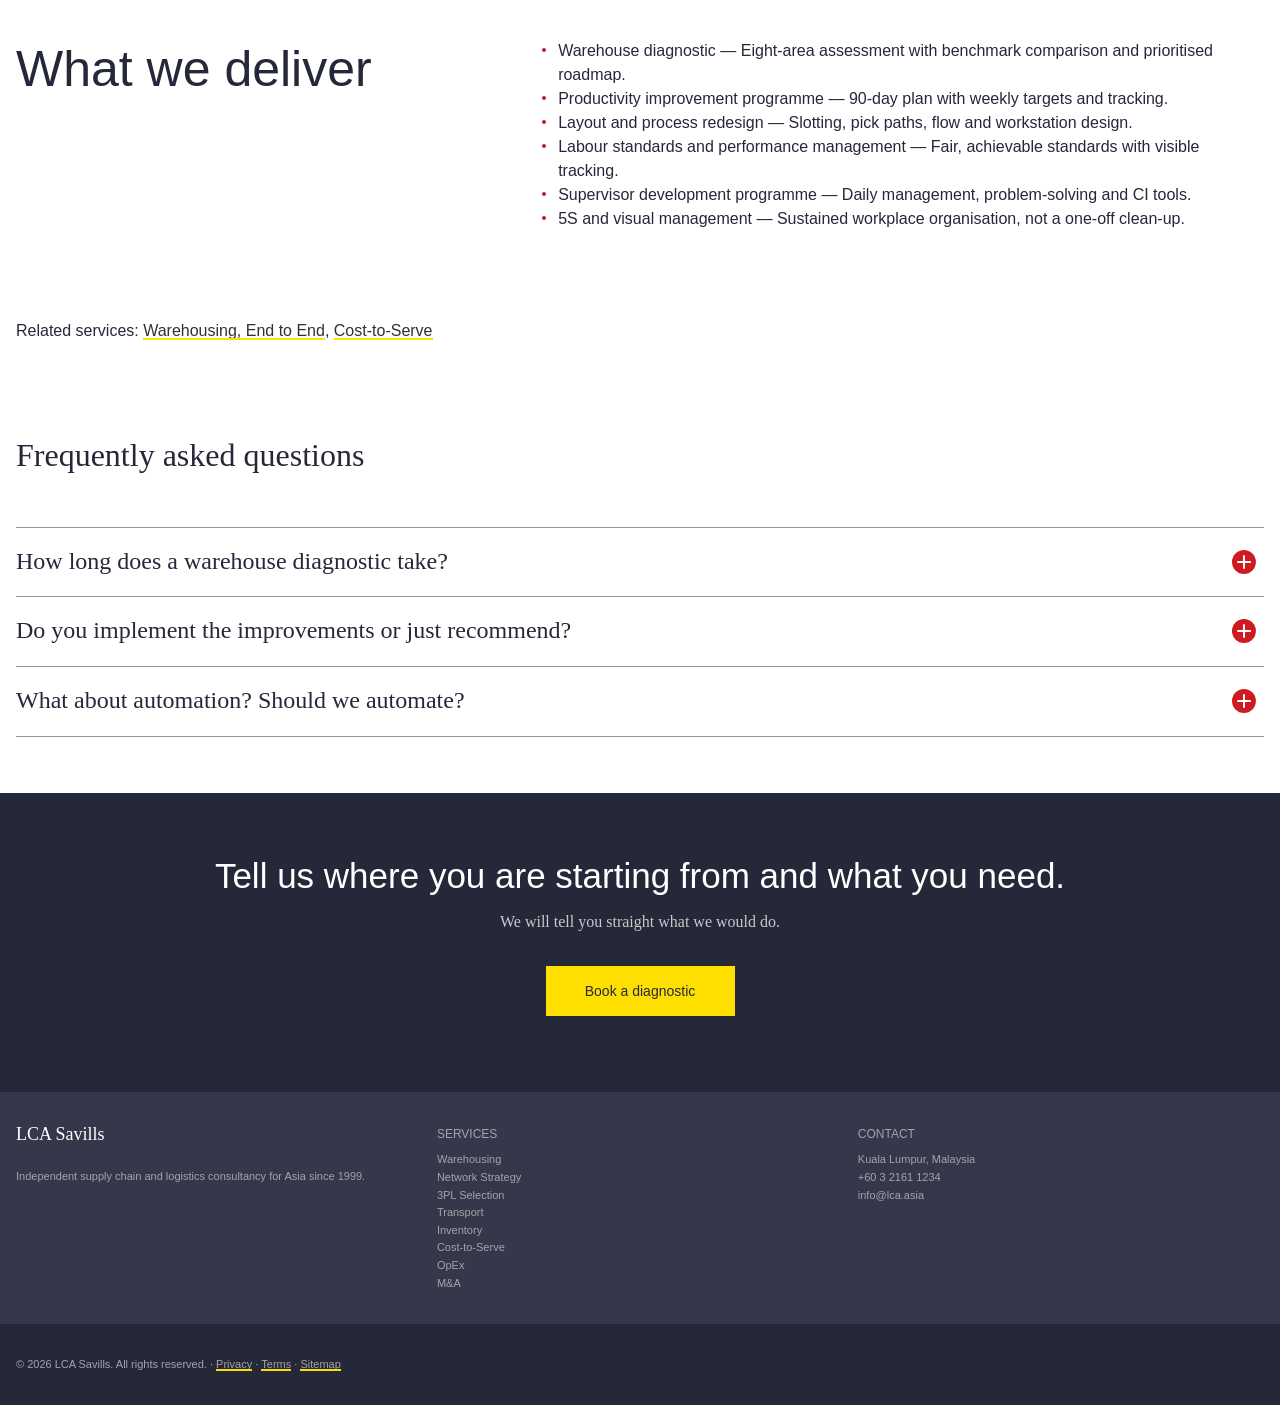
<file: operational-excellence.html>
<!DOCTYPE html>
<html lang="en">
<head>
<meta charset="utf-8">
<meta name="viewport" content="width=device-width, initial-scale=1">
<title>Operational Excellence &amp; Continuous Improvement — LCA Savills</title>
<meta name="description" content="Lean diagnostics, productivity improvement and continuous improvement systems from people who have run warehouses at scale.">
<link rel="icon" href="assets/favicon.svg" type="image/svg+xml">
<link rel="stylesheet" href="css/savills-core.css">
<link rel="stylesheet" href="css/demo.css">
</head>
<body>
<header class="sv-header">
  <div class="sv-header__wrap">
    <div class="sv-header__inner">
      <a class="sv-header__home" href="index.html" aria-label="LCA Savills — home">
        <img class="sv-header__logo" src="assets/lca-logo.svg" alt="LCA Savills">
      </a>
      <ul class="sv-header__tool-set">
        <li class="sv-header__tool-item sv--menu sv-view-lt-lrg">
          <button class="sv-header__tool-action" type="button" data-nav-open>
            <span>Menu</span>
          </button>
        </li>
      </ul>
      <nav class="sv-nav sv-nav--outer" data-nav aria-label="Main navigation">
        <div class="sv-nav__lead sv-view-lt-lrg">
          <p class="sv-nav__heading">LCA Savills</p>
          <button class="sv-nav__close" type="button" data-nav-close><span>Close</span></button>
        </div>
        <ul class="sv-nav__items">
          <li class="sv-nav__item sv--active"><a class="sv-nav__label" href="services.html">Services</a></li>
          <li class="sv-nav__item"><a class="sv-nav__label" href="results.html">Results</a></li>
          <li class="sv-nav__item"><a class="sv-nav__label" href="where-we-work.html">Where We Work</a></li>
          <li class="sv-nav__item"><a class="sv-nav__label" href="why-lca.html">Why LCA</a></li>
          <li class="sv-nav__item"><a class="sv-nav__label" href="contact.html">Contact</a></li>
        </ul>
      </nav>
    </div>
  </div>
</header>

<main>

  <div class="sv-page-banner demo-hero">
    <span class="sv-image-treatment sv--type-7">
      <img src="assets/hero-warehouse.svg" alt="">
    </span>
    <div class="sv-page-banner__content">
      <div class="sv-contained">
        <h1 class="sv-page-banner__title">Make your warehouse run better</h1>
        <p class="sv-page-banner__intro">Lean diagnostics, productivity improvement and continuous improvement systems from people who have run warehouses at scale.</p>
        <a class="sv-button" href="contact.html">Book a diagnostic</a>
      </div>
    </div>
  </div>

  <section class="sv-contained demo-section">
    <div class="sv-row">
      <div class="sv-col sv--sml-10 sv--med-9">
        <p class="sv-leading-intro sv--sml">Most warehouses have 15-25% productivity improvement available without new technology. The gap is between how the operation is designed to run and how it actually runs day to day.</p>
        <p class="sv-copy">We close that gap. We diagnose the operation against lean principles, benchmark against comparable sites, and build an improvement plan that your team can execute and sustain.</p>
        <p class="sv-copy">The focus is on the basics: layout, slotting, pick paths, labour standards, shift structure and supervisor capability. These are not exciting, but it's where the money is.</p>
      </div>
    </div>
  </section>

  <section class="sv-contained demo-section">
    <div class="sv-row">
      <div class="sv-col sv--sml-5">
        <h2 class="sv-text-section-heading sv--lrg">What we look for in a warehouse diagnostic</h2>
      </div>
      <div class="sv-col sv--sml-7">
        <p class="sv-copy">A typical diagnostic covers eight areas: receiving, putaway, storage, picking, packing, shipping, returns and inventory accuracy. For each, we measure current performance and identify the top three opportunities.</p>
        <p class="sv-copy">The output is a prioritised roadmap with costed initiatives, expected return and a 90-day implementation plan. Most clients see measurable improvement within the first month.</p>
        <p class="sv-copy">We run the diagnostic with your team, not instead of them. The aim is to build internal capability, not dependency.</p>
      </div>
    </div>
  </section>

  <section class="sv-contained demo-section">
    <div class="sv-row">
      <div class="sv-col sv--sml-5">
        <h2 class="sv-text-section-heading sv--lrg">Supervisor and team leader development</h2>
      </div>
      <div class="sv-col sv--sml-7">
        <p class="sv-copy">The best-designed process fails if the supervisor cannot manage it. We run a structured supervisor development programme that covers daily management, problem-solving and continuous improvement tools.</p>
        <p class="sv-copy">The programme is practical: real problems from your operation, solved during the training. Supervisors leave with a daily management system they can run without us.</p>
        <p class="sv-copy">This is usually the highest-ROI part of an operational excellence engagement. A good supervisor multiplies the effect of every other improvement.</p>
      </div>
    </div>
  </section>

  <section class="sv-contained demo-section">
    <div class="sv-row">
      <div class="sv-col sv--sml-5">
        <h2 class="sv-text-section-heading sv--lrg">What we deliver</h2>
      </div>
      <div class="sv-col sv--sml-7">
        <ul class="sv-list sv--bullets">
          <li><strong>Warehouse diagnostic</strong> &mdash; Eight-area assessment with benchmark comparison and prioritised roadmap.</li>
          <li><strong>Productivity improvement programme</strong> &mdash; 90-day plan with weekly targets and tracking.</li>
          <li><strong>Layout and process redesign</strong> &mdash; Slotting, pick paths, flow and workstation design.</li>
          <li><strong>Labour standards and performance management</strong> &mdash; Fair, achievable standards with visible tracking.</li>
          <li><strong>Supervisor development programme</strong> &mdash; Daily management, problem-solving and CI tools.</li>
          <li><strong>5S and visual management</strong> &mdash; Sustained workplace organisation, not a one-off clean-up.</li>
        </ul>
      </div>
    </div>
  </section>

  <section class="sv-contained demo-section">
    <p class="sv-copy">Related services: <a href="warehousing-end-to-end.html">Warehousing, End to End</a>, <a href="cost-to-serve-cost-reduction.html">Cost-to-Serve</a></p>
  </section>

  <section class="sv-contained demo-section">
    <div class="sv-section-header">
      <h2 class="sv-section-header__title">Frequently asked questions</h2>
    </div>
    <ul class="sv-expandable-list__content">
      <li class="sv-expandable-list__item">
        <div class="sv-expandable-item">
          <div class="sv-expandable-item__header">
            <h3 class="sv-expandable-item__title">How long does a warehouse diagnostic take?</h3>
          </div>
          <div class="sv-expandable-item__content" aria-expanded="false">
            <p>A full diagnostic takes 4 to 6 weeks on site. We observe each process, measure cycle times, analyse your WMS data and interview supervisors and operators. The output is a report and a 90-day improvement roadmap, presented to your leadership team.</p>
          </div>
        </div>
      </li>
      <li class="sv-expandable-list__item">
        <div class="sv-expandable-item">
          <div class="sv-expandable-item__header">
            <h3 class="sv-expandable-item__title">Do you implement the improvements or just recommend?</h3>
          </div>
          <div class="sv-expandable-item__content" aria-expanded="false">
            <p>We do both. We typically run the first wave of improvements with your team, then coach supervisors to sustain and extend the gains. Most clients want us involved for 3 to 9 months to embed the new way of working.</p>
          </div>
        </div>
      </li>
      <li class="sv-expandable-list__item">
        <div class="sv-expandable-item">
          <div class="sv-expandable-item__header">
            <h3 class="sv-expandable-item__title">What about automation? Should we automate?</h3>
          </div>
          <div class="sv-expandable-item__content" aria-expanded="false">
            <p>Maybe &mdash; we also have automation warehouse design and delivery services, so we can help you understand the business case. Additionally, many warehouses also have significant improvement available from better process, layout and management. We will tell you honestly whether automation is the next logical step.</p>
          </div>
        </div>
      </li>
    </ul>
  </section>

  <div class="sv-section-bg sv--primary-1 sv--padded demo-cta">
    <div class="sv-contained">
      <h2 class="sv-cta-promo__title">Tell us where you are starting from and what you need.</h2>
      <p class="demo-cta-sub">We will tell you straight what we would do.</p>
      <a class="sv-button" href="contact.html">Book a diagnostic</a>
    </div>
  </div>

</main>

<footer class="sv-footer">
  <div class="sv-contained">
    <div class="sv-footer__inner">
      <div class="sv-row">
        <div class="sv-col sv--sml-4 sv-footer__info">
          <h2 class="sv-footer__heading">LCA Savills</h2>
          <ul class="sv-footer__list">
            <li class="sv-footer__list-item">Independent supply chain and logistics consultancy for Asia since 1999.</li>
          </ul>
        </div>
        <div class="sv-col sv--sml-4">
          <h2 class="sv-footer__subheading">Services</h2>
          <ul class="sv-footer__list">
            <li class="sv-footer__list-item"><a href="warehousing-end-to-end.html">Warehousing</a></li>
            <li class="sv-footer__list-item"><a href="supply-chain-network-strategy.html">Network Strategy</a></li>
            <li class="sv-footer__list-item"><a href="logistics-outsourcing-3pl.html">3PL Selection</a></li>
            <li class="sv-footer__list-item"><a href="transport-last-mile.html">Transport</a></li>
            <li class="sv-footer__list-item"><a href="inventory-forecasting-planning.html">Inventory</a></li>
            <li class="sv-footer__list-item"><a href="cost-to-serve-cost-reduction.html">Cost-to-Serve</a></li>
            <li class="sv-footer__list-item"><a href="operational-excellence.html">OpEx</a></li>
            <li class="sv-footer__list-item"><a href="mna-investment-support.html">M&amp;A</a></li>
          </ul>
        </div>
        <div class="sv-col sv--sml-4">
          <h2 class="sv-footer__subheading">Contact</h2>
          <ul class="sv-footer__list">
            <li class="sv-footer__list-item">Kuala Lumpur, Malaysia</li>
            <li class="sv-footer__list-item"><a href="tel:+60321611234">+60 3 2161 1234</a></li>
            <li class="sv-footer__list-item"><a href="mailto:info@lca.asia">info@lca.asia</a></li>
          </ul>
        </div>
      </div>
    </div>
  </div>
  <div class="sv-footer__footer">
    <div class="sv-contained">
      <div class="sv-footer__inner">
        <p class="sv-smallprint">&copy; 2026 LCA Savills. All rights reserved. &middot; <a href="#">Privacy</a> &middot; <a href="#">Terms</a> &middot; <a href="#">Sitemap</a></p>
      </div>
    </div>
  </div>
</footer>

<script src="js/demo.js"></script>
</body>
</html>
</file>
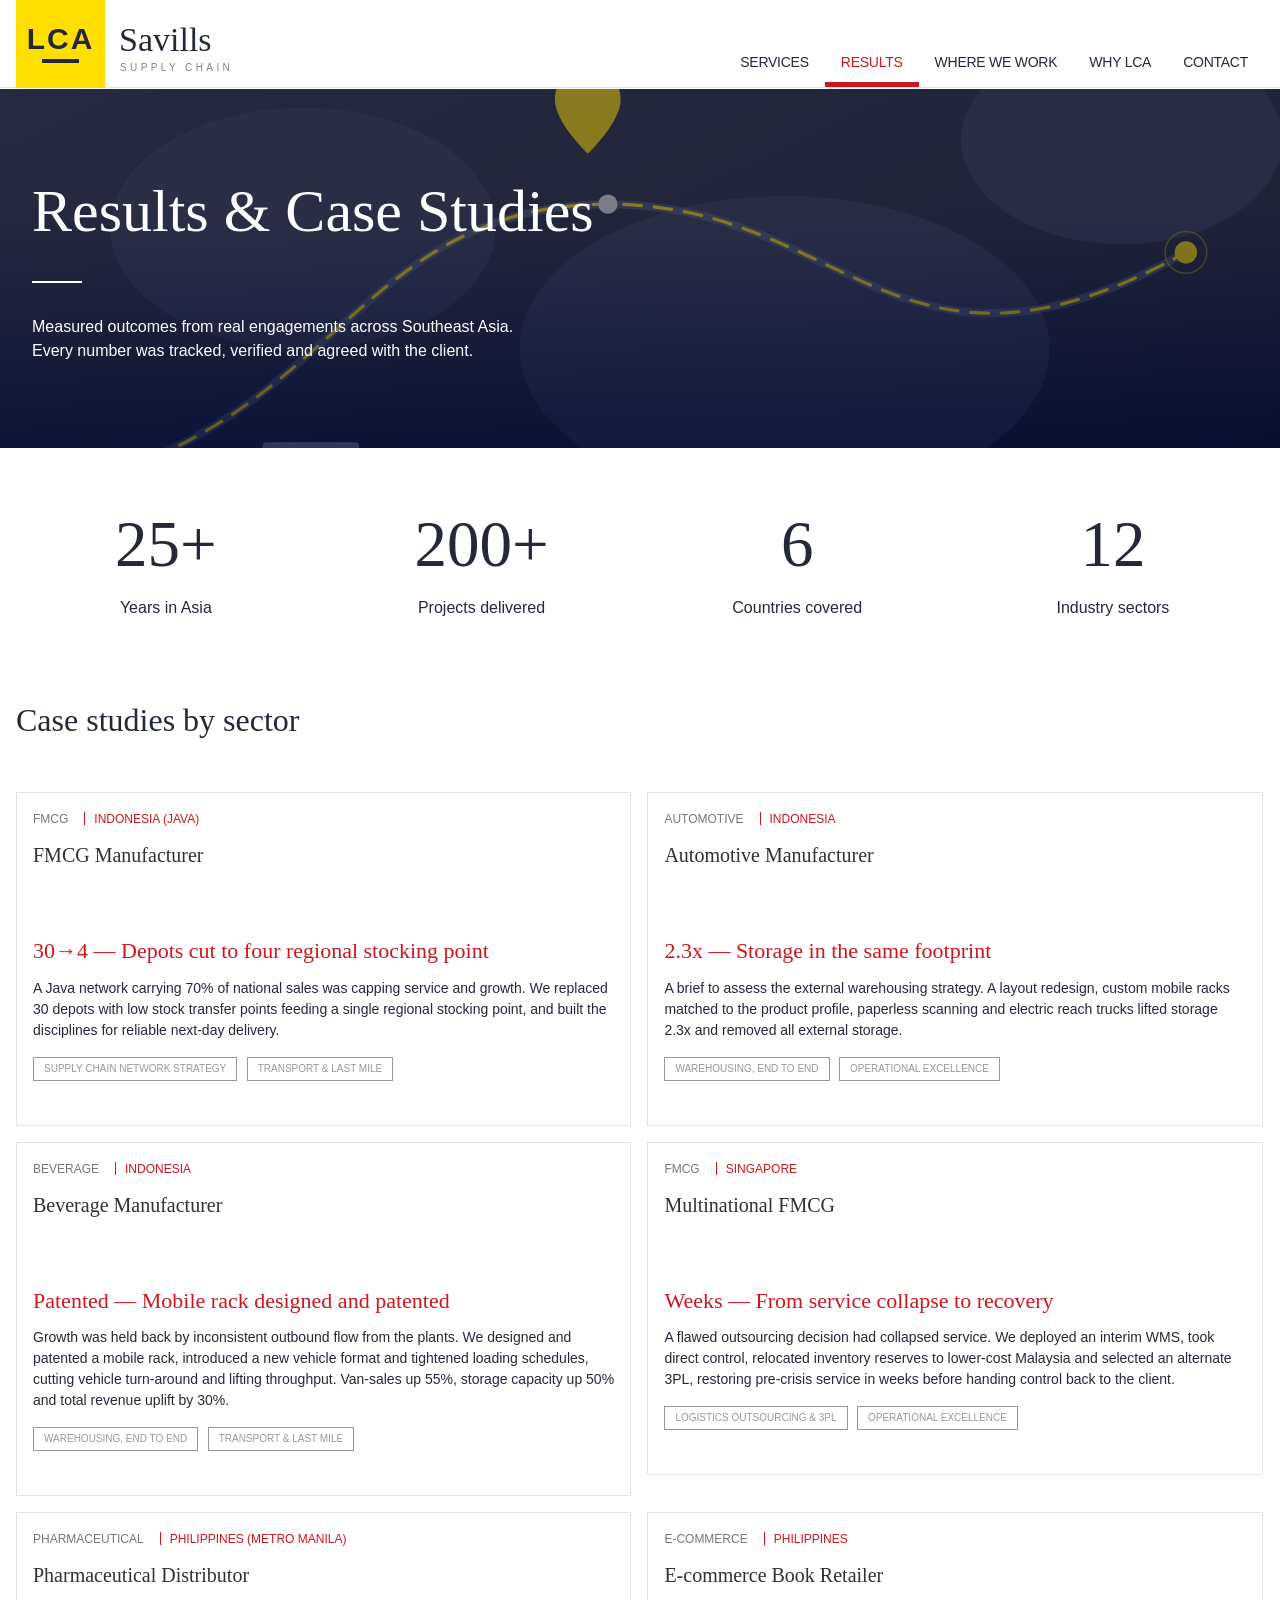
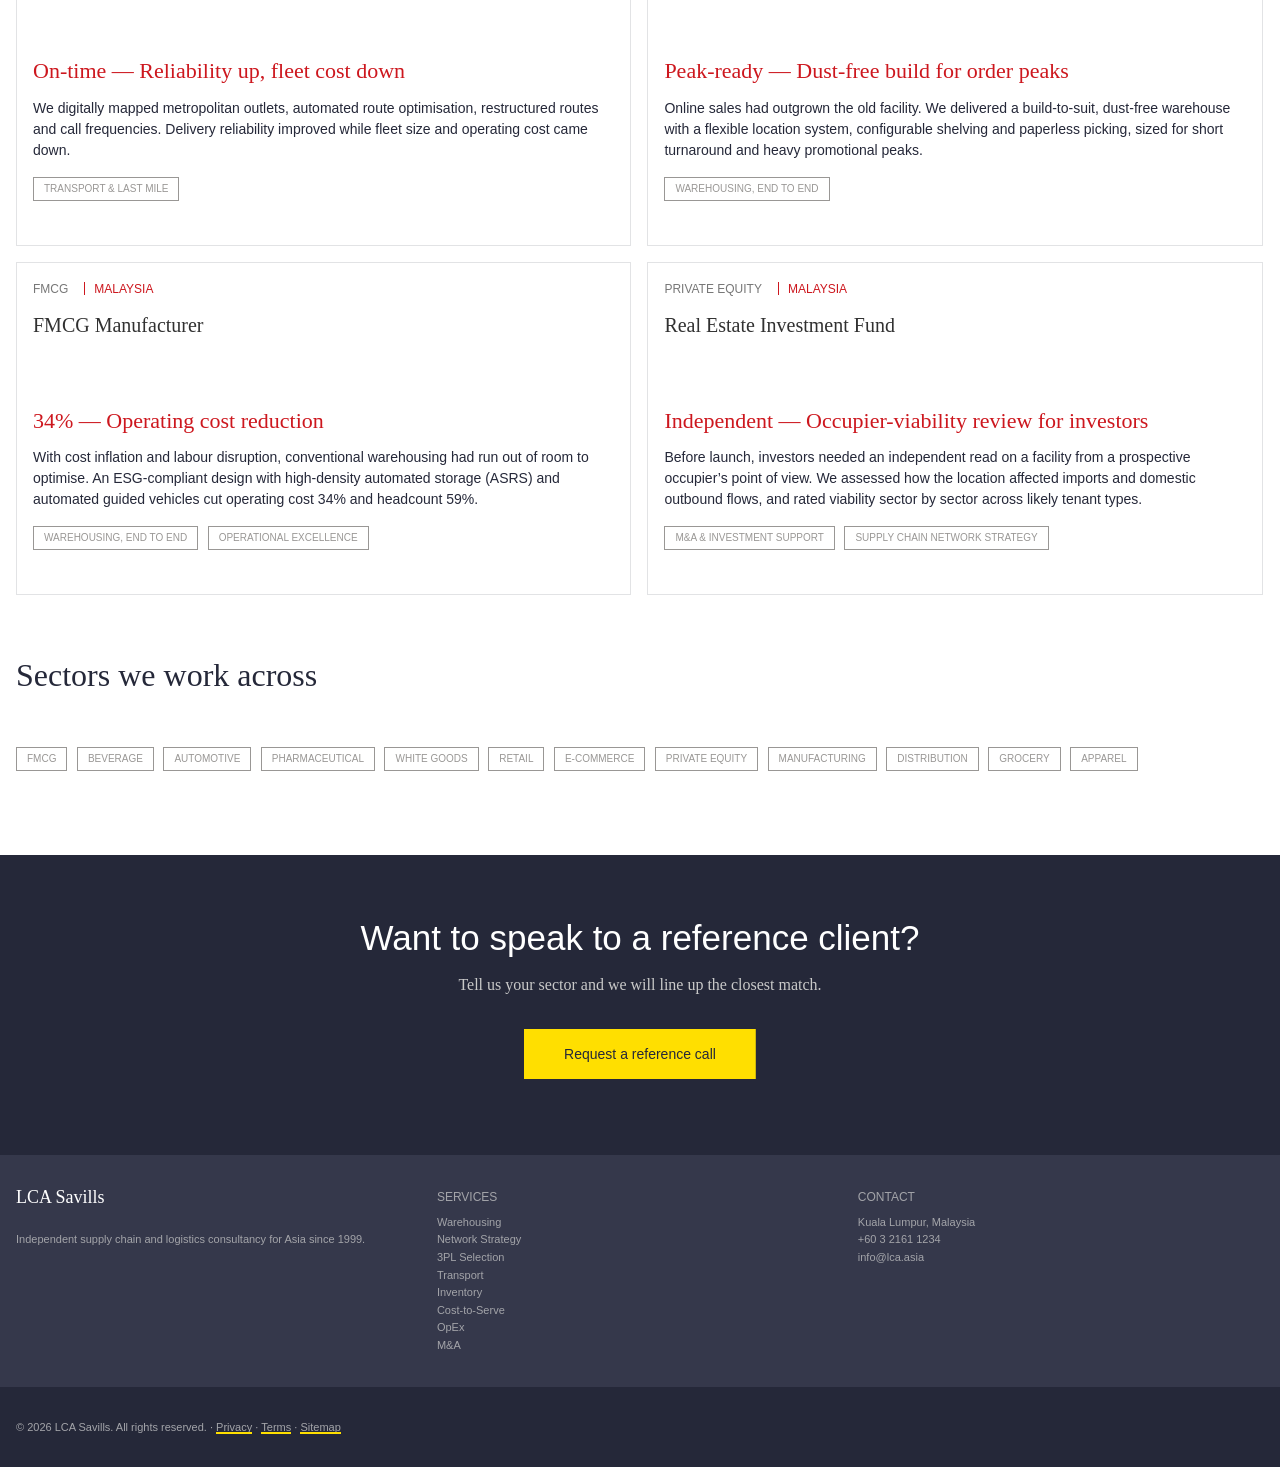
<file: results.html>
<!DOCTYPE html>
<html lang="en">
<head>
<meta charset="utf-8">
<meta name="viewport" content="width=device-width, initial-scale=1">
<title>Results &amp; Case Studies — LCA Savills</title>
<meta name="description" content="Measured outcomes from real engagements across Southeast Asia. Every number was tracked, verified and agreed with the client.">
<link rel="icon" href="assets/favicon.svg" type="image/svg+xml">
<link rel="stylesheet" href="css/savills-core.css">
<link rel="stylesheet" href="css/demo.css">
</head>
<body>
<header class="sv-header">
  <div class="sv-header__wrap">
    <div class="sv-header__inner">
      <a class="sv-header__home" href="index.html" aria-label="LCA Savills — home">
        <img class="sv-header__logo" src="assets/lca-logo.svg" alt="LCA Savills">
      </a>
      <ul class="sv-header__tool-set">
        <li class="sv-header__tool-item sv--menu sv-view-lt-lrg">
          <button class="sv-header__tool-action" type="button" data-nav-open>
            <span>Menu</span>
          </button>
        </li>
      </ul>
      <nav class="sv-nav sv-nav--outer" data-nav aria-label="Main navigation">
        <div class="sv-nav__lead sv-view-lt-lrg">
          <p class="sv-nav__heading">LCA Savills</p>
          <button class="sv-nav__close" type="button" data-nav-close><span>Close</span></button>
        </div>
        <ul class="sv-nav__items">
          <li class="sv-nav__item"><a class="sv-nav__label" href="services.html">Services</a></li>
          <li class="sv-nav__item sv--active"><a class="sv-nav__label" href="results.html">Results</a></li>
          <li class="sv-nav__item"><a class="sv-nav__label" href="where-we-work.html">Where We Work</a></li>
          <li class="sv-nav__item"><a class="sv-nav__label" href="why-lca.html">Why LCA</a></li>
          <li class="sv-nav__item"><a class="sv-nav__label" href="contact.html">Contact</a></li>
        </ul>
      </nav>
    </div>
  </div>
</header>

<main>

  <div class="sv-page-banner demo-hero">
    <span class="sv-image-treatment sv--type-7">
      <img src="assets/hero-transport.svg" alt="">
    </span>
    <div class="sv-page-banner__content">
      <div class="sv-contained">
        <h1 class="sv-page-banner__title">Results &amp; Case Studies</h1>
        <p class="sv-page-banner__intro">Measured outcomes from real engagements across Southeast Asia. Every number was tracked, verified and agreed with the client.</p>
      </div>
    </div>
  </div>

  <section class="sv-contained demo-section">
    <div class="sv-row">
      <div class="sv-col sv--xsml-6 sv--sml-3">
        <dl class="sv-fact">
          <dt class="sv-fact__term">Years in Asia</dt>
          <dd class="sv-fact__value">25+</dd>
        </dl>
      </div>
      <div class="sv-col sv--xsml-6 sv--sml-3">
        <dl class="sv-fact">
          <dt class="sv-fact__term">Projects delivered</dt>
          <dd class="sv-fact__value">200+</dd>
        </dl>
      </div>
      <div class="sv-col sv--xsml-6 sv--sml-3">
        <dl class="sv-fact">
          <dt class="sv-fact__term">Countries covered</dt>
          <dd class="sv-fact__value">6</dd>
        </dl>
      </div>
      <div class="sv-col sv--xsml-6 sv--sml-3">
        <dl class="sv-fact">
          <dt class="sv-fact__term">Industry sectors</dt>
          <dd class="sv-fact__value">12</dd>
        </dl>
      </div>
    </div>
  </section>

  <section class="sv-contained demo-section">
    <div class="sv-section-header">
      <h2 class="sv-section-header__title">Case studies by sector</h2>
    </div>
    <div class="sv-block-grid sv--sml-2">
      <div class="sv-col">
        <div class="sv-card sv--listing-block">
          <div class="sv-card__content">
            <div>
              <p class="sv-card-meta"><span class="sv-card-meta__label">FMCG</span><span class="sv-card-meta__date">Indonesia (Java)</span></p>
              <h3 class="sv-card-title">FMCG Manufacturer</h3>
              <p class="demo-stat">30&rarr;4 &mdash; Depots cut to four regional stocking point</p>
              <p class="sv-card-intro">A Java network carrying 70% of national sales was capping service and growth. We replaced 30 depots with low stock transfer points feeding a single regional stocking point, and built the disciplines for reliable next-day delivery.</p>
            </div>
            <p>
              <a class="sv-tag sv--subtle" href="supply-chain-network-strategy.html">Supply Chain Network Strategy</a>
              <a class="sv-tag sv--subtle" href="transport-last-mile.html">Transport &amp; Last Mile</a>
            </p>
          </div>
        </div>
      </div>
      <div class="sv-col">
        <div class="sv-card sv--listing-block">
          <div class="sv-card__content">
            <div>
              <p class="sv-card-meta"><span class="sv-card-meta__label">Automotive</span><span class="sv-card-meta__date">Indonesia</span></p>
              <h3 class="sv-card-title">Automotive Manufacturer</h3>
              <p class="demo-stat">2.3x &mdash; Storage in the same footprint</p>
              <p class="sv-card-intro">A brief to assess the external warehousing strategy. A layout redesign, custom mobile racks matched to the product profile, paperless scanning and electric reach trucks lifted storage 2.3x and removed all external storage.</p>
            </div>
            <p>
              <a class="sv-tag sv--subtle" href="warehousing-end-to-end.html">Warehousing, End to End</a>
              <a class="sv-tag sv--subtle" href="operational-excellence.html">Operational Excellence</a>
            </p>
          </div>
        </div>
      </div>
      <div class="sv-col">
        <div class="sv-card sv--listing-block">
          <div class="sv-card__content">
            <div>
              <p class="sv-card-meta"><span class="sv-card-meta__label">Beverage</span><span class="sv-card-meta__date">Indonesia</span></p>
              <h3 class="sv-card-title">Beverage Manufacturer</h3>
              <p class="demo-stat">Patented &mdash; Mobile rack designed and patented</p>
              <p class="sv-card-intro">Growth was held back by inconsistent outbound flow from the plants. We designed and patented a mobile rack, introduced a new vehicle format and tightened loading schedules, cutting vehicle turn-around and lifting throughput. Van-sales up 55%, storage capacity up 50% and total revenue uplift by 30%.</p>
            </div>
            <p>
              <a class="sv-tag sv--subtle" href="warehousing-end-to-end.html">Warehousing, End to End</a>
              <a class="sv-tag sv--subtle" href="transport-last-mile.html">Transport &amp; Last Mile</a>
            </p>
          </div>
        </div>
      </div>
      <div class="sv-col">
        <div class="sv-card sv--listing-block">
          <div class="sv-card__content">
            <div>
              <p class="sv-card-meta"><span class="sv-card-meta__label">FMCG</span><span class="sv-card-meta__date">Singapore</span></p>
              <h3 class="sv-card-title">Multinational FMCG</h3>
              <p class="demo-stat">Weeks &mdash; From service collapse to recovery</p>
              <p class="sv-card-intro">A flawed outsourcing decision had collapsed service. We deployed an interim WMS, took direct control, relocated inventory reserves to lower-cost Malaysia and selected an alternate 3PL, restoring pre-crisis service in weeks before handing control back to the client.</p>
            </div>
            <p>
              <a class="sv-tag sv--subtle" href="logistics-outsourcing-3pl.html">Logistics Outsourcing &amp; 3PL</a>
              <a class="sv-tag sv--subtle" href="operational-excellence.html">Operational Excellence</a>
            </p>
          </div>
        </div>
      </div>
      <div class="sv-col">
        <div class="sv-card sv--listing-block">
          <div class="sv-card__content">
            <div>
              <p class="sv-card-meta"><span class="sv-card-meta__label">Pharmaceutical</span><span class="sv-card-meta__date">Philippines (Metro Manila)</span></p>
              <h3 class="sv-card-title">Pharmaceutical Distributor</h3>
              <p class="demo-stat">On-time &mdash; Reliability up, fleet cost down</p>
              <p class="sv-card-intro">We digitally mapped metropolitan outlets, automated route optimisation, restructured routes and call frequencies. Delivery reliability improved while fleet size and operating cost came down.</p>
            </div>
            <p>
              <a class="sv-tag sv--subtle" href="transport-last-mile.html">Transport &amp; Last Mile</a>
            </p>
          </div>
        </div>
      </div>
      <div class="sv-col">
        <div class="sv-card sv--listing-block">
          <div class="sv-card__content">
            <div>
              <p class="sv-card-meta"><span class="sv-card-meta__label">E-commerce</span><span class="sv-card-meta__date">Philippines</span></p>
              <h3 class="sv-card-title">E-commerce Book Retailer</h3>
              <p class="demo-stat">Peak-ready &mdash; Dust-free build for order peaks</p>
              <p class="sv-card-intro">Online sales had outgrown the old facility. We delivered a build-to-suit, dust-free warehouse with a flexible location system, configurable shelving and paperless picking, sized for short turnaround and heavy promotional peaks.</p>
            </div>
            <p>
              <a class="sv-tag sv--subtle" href="warehousing-end-to-end.html">Warehousing, End to End</a>
            </p>
          </div>
        </div>
      </div>
      <div class="sv-col">
        <div class="sv-card sv--listing-block">
          <div class="sv-card__content">
            <div>
              <p class="sv-card-meta"><span class="sv-card-meta__label">FMCG</span><span class="sv-card-meta__date">Malaysia</span></p>
              <h3 class="sv-card-title">FMCG Manufacturer</h3>
              <p class="demo-stat">34% &mdash; Operating cost reduction</p>
              <p class="sv-card-intro">With cost inflation and labour disruption, conventional warehousing had run out of room to optimise. An ESG-compliant design with high-density automated storage (ASRS) and automated guided vehicles cut operating cost 34% and headcount 59%.</p>
            </div>
            <p>
              <a class="sv-tag sv--subtle" href="warehousing-end-to-end.html">Warehousing, End to End</a>
              <a class="sv-tag sv--subtle" href="operational-excellence.html">Operational Excellence</a>
            </p>
          </div>
        </div>
      </div>
      <div class="sv-col">
        <div class="sv-card sv--listing-block">
          <div class="sv-card__content">
            <div>
              <p class="sv-card-meta"><span class="sv-card-meta__label">Private Equity</span><span class="sv-card-meta__date">Malaysia</span></p>
              <h3 class="sv-card-title">Real Estate Investment Fund</h3>
              <p class="demo-stat">Independent &mdash; Occupier-viability review for investors</p>
              <p class="sv-card-intro">Before launch, investors needed an independent read on a facility from a prospective occupier&rsquo;s point of view. We assessed how the location affected imports and domestic outbound flows, and rated viability sector by sector across likely tenant types.</p>
            </div>
            <p>
              <a class="sv-tag sv--subtle" href="mna-investment-support.html">M&amp;A &amp; Investment Support</a>
              <a class="sv-tag sv--subtle" href="supply-chain-network-strategy.html">Supply Chain Network Strategy</a>
            </p>
          </div>
        </div>
      </div>
    </div>
  </section>

  <section class="sv-contained demo-section">
    <div class="sv-section-header">
      <h2 class="sv-section-header__title">Sectors we work across</h2>
    </div>
    <p>
      <span class="sv-tag sv--subtle">FMCG</span>
      <span class="sv-tag sv--subtle">Beverage</span>
      <span class="sv-tag sv--subtle">Automotive</span>
      <span class="sv-tag sv--subtle">Pharmaceutical</span>
      <span class="sv-tag sv--subtle">White Goods</span>
      <span class="sv-tag sv--subtle">Retail</span>
      <span class="sv-tag sv--subtle">E-commerce</span>
      <span class="sv-tag sv--subtle">Private Equity</span>
      <span class="sv-tag sv--subtle">Manufacturing</span>
      <span class="sv-tag sv--subtle">Distribution</span>
      <span class="sv-tag sv--subtle">Grocery</span>
      <span class="sv-tag sv--subtle">Apparel</span>
    </p>
  </section>

  <div class="sv-section-bg sv--primary-1 sv--padded demo-cta">
    <div class="sv-contained">
      <h2 class="sv-cta-promo__title">Want to speak to a reference client?</h2>
      <p class="demo-cta-sub">Tell us your sector and we will line up the closest match.</p>
      <a class="sv-button" href="contact.html">Request a reference call</a>
    </div>
  </div>

</main>

<footer class="sv-footer">
  <div class="sv-contained">
    <div class="sv-footer__inner">
      <div class="sv-row">
        <div class="sv-col sv--sml-4 sv-footer__info">
          <h2 class="sv-footer__heading">LCA Savills</h2>
          <ul class="sv-footer__list">
            <li class="sv-footer__list-item">Independent supply chain and logistics consultancy for Asia since 1999.</li>
          </ul>
        </div>
        <div class="sv-col sv--sml-4">
          <h2 class="sv-footer__subheading">Services</h2>
          <ul class="sv-footer__list">
            <li class="sv-footer__list-item"><a href="warehousing-end-to-end.html">Warehousing</a></li>
            <li class="sv-footer__list-item"><a href="supply-chain-network-strategy.html">Network Strategy</a></li>
            <li class="sv-footer__list-item"><a href="logistics-outsourcing-3pl.html">3PL Selection</a></li>
            <li class="sv-footer__list-item"><a href="transport-last-mile.html">Transport</a></li>
            <li class="sv-footer__list-item"><a href="inventory-forecasting-planning.html">Inventory</a></li>
            <li class="sv-footer__list-item"><a href="cost-to-serve-cost-reduction.html">Cost-to-Serve</a></li>
            <li class="sv-footer__list-item"><a href="operational-excellence.html">OpEx</a></li>
            <li class="sv-footer__list-item"><a href="mna-investment-support.html">M&amp;A</a></li>
          </ul>
        </div>
        <div class="sv-col sv--sml-4">
          <h2 class="sv-footer__subheading">Contact</h2>
          <ul class="sv-footer__list">
            <li class="sv-footer__list-item">Kuala Lumpur, Malaysia</li>
            <li class="sv-footer__list-item"><a href="tel:+60321611234">+60 3 2161 1234</a></li>
            <li class="sv-footer__list-item"><a href="mailto:info@lca.asia">info@lca.asia</a></li>
          </ul>
        </div>
      </div>
    </div>
  </div>
  <div class="sv-footer__footer">
    <div class="sv-contained">
      <div class="sv-footer__inner">
        <p class="sv-smallprint">&copy; 2026 LCA Savills. All rights reserved. &middot; <a href="#">Privacy</a> &middot; <a href="#">Terms</a> &middot; <a href="#">Sitemap</a></p>
      </div>
    </div>
  </div>
</footer>

<script src="js/demo.js"></script>
</body>
</html>
</file>
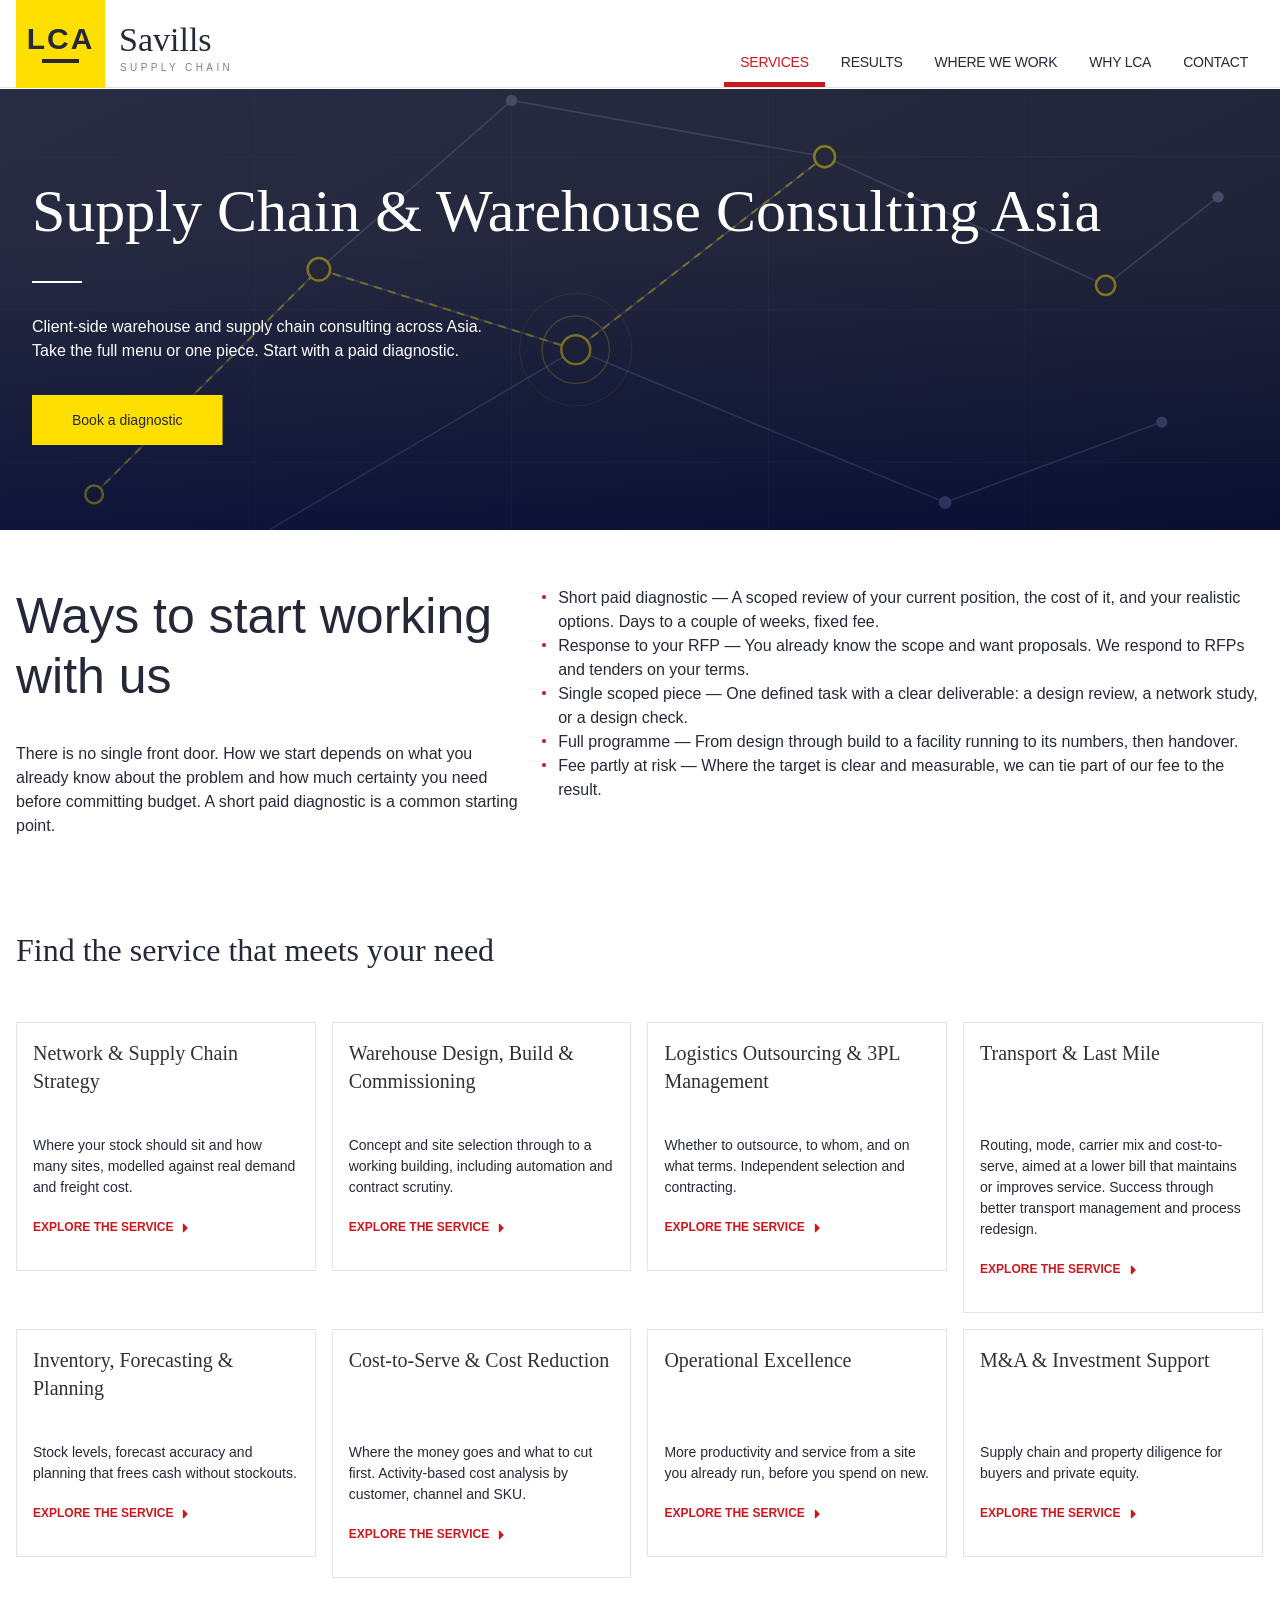
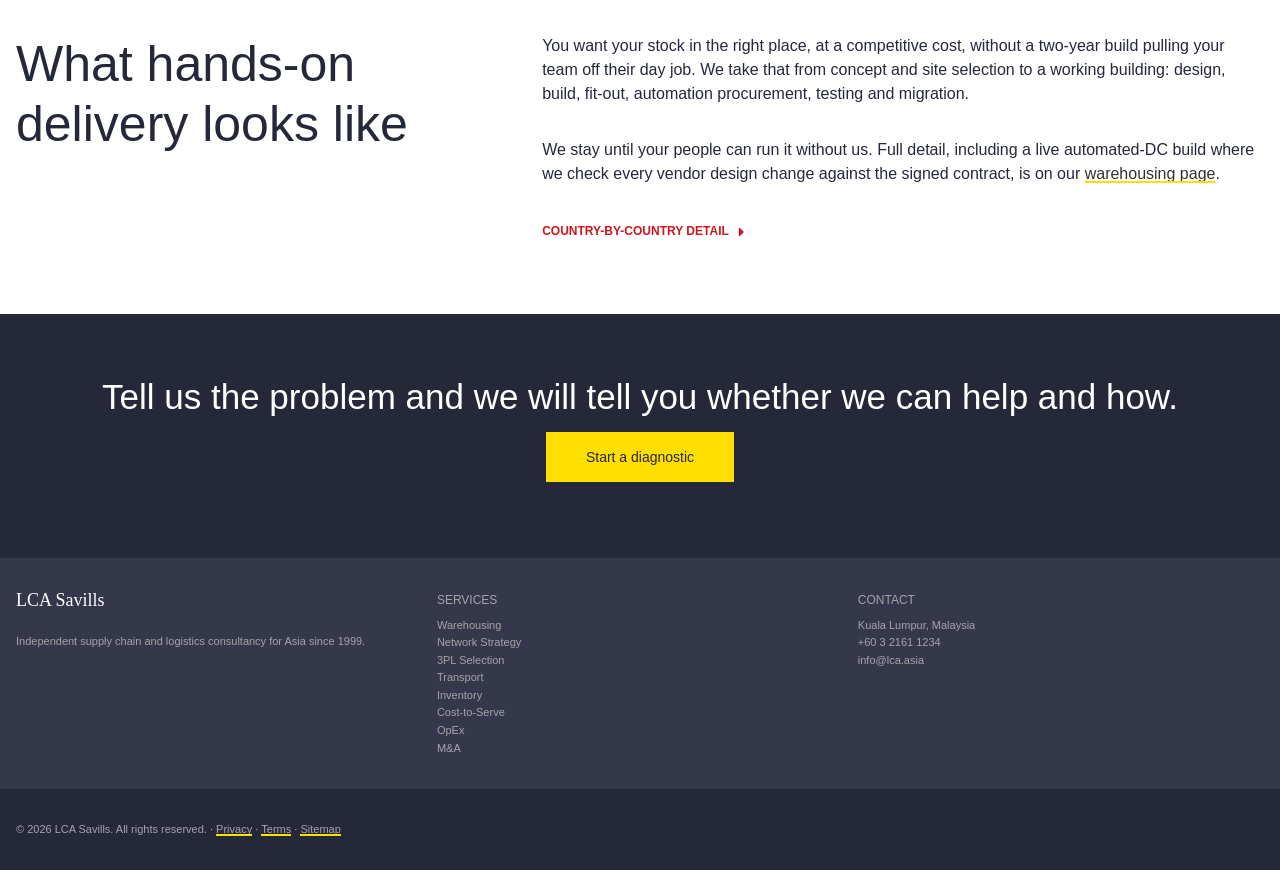
<file: services.html>
<!DOCTYPE html>
<html lang="en">
<head>
<meta charset="utf-8">
<meta name="viewport" content="width=device-width, initial-scale=1">
<title>Services — LCA Savills</title>
<meta name="description" content="Client-side warehouse and supply chain consulting across Asia. Take the full menu or one piece. Start with a paid diagnostic.">
<link rel="icon" href="assets/favicon.svg" type="image/svg+xml">
<link rel="stylesheet" href="css/savills-core.css">
<link rel="stylesheet" href="css/demo.css">
</head>
<body>
<header class="sv-header">
  <div class="sv-header__wrap">
    <div class="sv-header__inner">
      <a class="sv-header__home" href="index.html" aria-label="LCA Savills — home">
        <img class="sv-header__logo" src="assets/lca-logo.svg" alt="LCA Savills">
      </a>
      <ul class="sv-header__tool-set">
        <li class="sv-header__tool-item sv--menu sv-view-lt-lrg">
          <button class="sv-header__tool-action" type="button" data-nav-open>
            <span>Menu</span>
          </button>
        </li>
      </ul>
      <nav class="sv-nav sv-nav--outer" data-nav aria-label="Main navigation">
        <div class="sv-nav__lead sv-view-lt-lrg">
          <p class="sv-nav__heading">LCA Savills</p>
          <button class="sv-nav__close" type="button" data-nav-close><span>Close</span></button>
        </div>
        <ul class="sv-nav__items">
          <li class="sv-nav__item sv--active"><a class="sv-nav__label" href="services.html">Services</a></li>
          <li class="sv-nav__item"><a class="sv-nav__label" href="results.html">Results</a></li>
          <li class="sv-nav__item"><a class="sv-nav__label" href="where-we-work.html">Where We Work</a></li>
          <li class="sv-nav__item"><a class="sv-nav__label" href="why-lca.html">Why LCA</a></li>
          <li class="sv-nav__item"><a class="sv-nav__label" href="contact.html">Contact</a></li>
        </ul>
      </nav>
    </div>
  </div>
</header>

<main>

  <div class="sv-page-banner demo-hero">
    <span class="sv-image-treatment sv--type-7">
      <img src="assets/hero-network.svg" alt="">
    </span>
    <div class="sv-page-banner__content">
      <div class="sv-contained">
        <h1 class="sv-page-banner__title">Supply Chain &amp; Warehouse Consulting Asia</h1>
        <p class="sv-page-banner__intro">Client-side warehouse and supply chain consulting across Asia. Take the full menu or one piece. Start with a paid diagnostic.</p>
        <a class="sv-button" href="contact.html">Book a diagnostic</a>
      </div>
    </div>
  </div>

  <section class="sv-contained demo-section">
    <div class="sv-row">
      <div class="sv-col sv--sml-5">
        <h2 class="sv-text-section-heading sv--lrg">Ways to start working with us</h2>
        <p class="sv-copy">There is no single front door. How we start depends on what you already know about the problem and how much certainty you need before committing budget. A short paid diagnostic is a common starting point.</p>
      </div>
      <div class="sv-col sv--sml-7">
        <ul class="sv-list sv--bullets">
          <li><strong>Short paid diagnostic</strong> &mdash; A scoped review of your current position, the cost of it, and your realistic options. Days to a couple of weeks, fixed fee.</li>
          <li><strong>Response to your RFP</strong> &mdash; You already know the scope and want proposals. We respond to RFPs and tenders on your terms.</li>
          <li><strong>Single scoped piece</strong> &mdash; One defined task with a clear deliverable: a design review, a network study, or a design check.</li>
          <li><strong>Full programme</strong> &mdash; From design through build to a facility running to its numbers, then handover.</li>
          <li><strong>Fee partly at risk</strong> &mdash; Where the target is clear and measurable, we can tie part of our fee to the result.</li>
        </ul>
      </div>
    </div>
  </section>

  <section class="sv-contained demo-section">
    <div class="sv-section-header">
      <h2 class="sv-section-header__title">Find the service that meets your need</h2>
    </div>
    <div class="sv-block-grid sv--sml-2 sv--med-4">
      <div class="sv-col">
        <div class="sv-card sv--listing-block">
          <div class="sv-card__content">
            <div>
              <h3 class="sv-card-title"><a href="supply-chain-network-strategy.html">Network &amp; Supply Chain Strategy</a></h3>
              <p class="sv-card-intro">Where your stock should sit and how many sites, modelled against real demand and freight cost.</p>
            </div>
            <p class="sv-cta-link"><a href="supply-chain-network-strategy.html">Explore the service</a></p>
          </div>
        </div>
      </div>
      <div class="sv-col">
        <div class="sv-card sv--listing-block">
          <div class="sv-card__content">
            <div>
              <h3 class="sv-card-title"><a href="warehousing-end-to-end.html">Warehouse Design, Build &amp; Commissioning</a></h3>
              <p class="sv-card-intro">Concept and site selection through to a working building, including automation and contract scrutiny.</p>
            </div>
            <p class="sv-cta-link"><a href="warehousing-end-to-end.html">Explore the service</a></p>
          </div>
        </div>
      </div>
      <div class="sv-col">
        <div class="sv-card sv--listing-block">
          <div class="sv-card__content">
            <div>
              <h3 class="sv-card-title"><a href="logistics-outsourcing-3pl.html">Logistics Outsourcing &amp; 3PL Management</a></h3>
              <p class="sv-card-intro">Whether to outsource, to whom, and on what terms. Independent selection and contracting.</p>
            </div>
            <p class="sv-cta-link"><a href="logistics-outsourcing-3pl.html">Explore the service</a></p>
          </div>
        </div>
      </div>
      <div class="sv-col">
        <div class="sv-card sv--listing-block">
          <div class="sv-card__content">
            <div>
              <h3 class="sv-card-title"><a href="transport-last-mile.html">Transport &amp; Last Mile</a></h3>
              <p class="sv-card-intro">Routing, mode, carrier mix and cost-to-serve, aimed at a lower bill that maintains or improves service. Success through better transport management and process redesign.</p>
            </div>
            <p class="sv-cta-link"><a href="transport-last-mile.html">Explore the service</a></p>
          </div>
        </div>
      </div>
      <div class="sv-col">
        <div class="sv-card sv--listing-block">
          <div class="sv-card__content">
            <div>
              <h3 class="sv-card-title"><a href="inventory-forecasting-planning.html">Inventory, Forecasting &amp; Planning</a></h3>
              <p class="sv-card-intro">Stock levels, forecast accuracy and planning that frees cash without stockouts.</p>
            </div>
            <p class="sv-cta-link"><a href="inventory-forecasting-planning.html">Explore the service</a></p>
          </div>
        </div>
      </div>
      <div class="sv-col">
        <div class="sv-card sv--listing-block">
          <div class="sv-card__content">
            <div>
              <h3 class="sv-card-title"><a href="cost-to-serve-cost-reduction.html">Cost-to-Serve &amp; Cost Reduction</a></h3>
              <p class="sv-card-intro">Where the money goes and what to cut first. Activity-based cost analysis by customer, channel and SKU.</p>
            </div>
            <p class="sv-cta-link"><a href="cost-to-serve-cost-reduction.html">Explore the service</a></p>
          </div>
        </div>
      </div>
      <div class="sv-col">
        <div class="sv-card sv--listing-block">
          <div class="sv-card__content">
            <div>
              <h3 class="sv-card-title"><a href="operational-excellence.html">Operational Excellence</a></h3>
              <p class="sv-card-intro">More productivity and service from a site you already run, before you spend on new.</p>
            </div>
            <p class="sv-cta-link"><a href="operational-excellence.html">Explore the service</a></p>
          </div>
        </div>
      </div>
      <div class="sv-col">
        <div class="sv-card sv--listing-block">
          <div class="sv-card__content">
            <div>
              <h3 class="sv-card-title"><a href="mna-investment-support.html">M&amp;A &amp; Investment Support</a></h3>
              <p class="sv-card-intro">Supply chain and property diligence for buyers and private equity.</p>
            </div>
            <p class="sv-cta-link"><a href="mna-investment-support.html">Explore the service</a></p>
          </div>
        </div>
      </div>
    </div>
  </section>

  <section class="sv-contained demo-section">
    <div class="sv-row">
      <div class="sv-col sv--sml-5">
        <h2 class="sv-text-section-heading sv--lrg">What hands-on delivery looks like</h2>
      </div>
      <div class="sv-col sv--sml-7">
        <p class="sv-copy">You want your stock in the right place, at a competitive cost, without a two-year build pulling your team off their day job. We take that from concept and site selection to a working building: design, build, fit-out, automation procurement, testing and migration.</p>
        <p class="sv-copy">We stay until your people can run it without us. Full detail, including a live automated-DC build where we check every vendor design change against the signed contract, is on our <a href="warehousing-end-to-end.html">warehousing page</a>.</p>
        <p class="sv-cta-link"><a href="where-we-work.html">Country-by-country detail</a></p>
      </div>
    </div>
  </section>

  <div class="sv-section-bg sv--primary-1 sv--padded demo-cta">
    <div class="sv-contained">
      <h2 class="sv-cta-promo__title">Tell us the problem and we will tell you whether we can help and how.</h2>
      <a class="sv-button" href="contact.html">Start a diagnostic</a>
    </div>
  </div>

</main>

<footer class="sv-footer">
  <div class="sv-contained">
    <div class="sv-footer__inner">
      <div class="sv-row">
        <div class="sv-col sv--sml-4 sv-footer__info">
          <h2 class="sv-footer__heading">LCA Savills</h2>
          <ul class="sv-footer__list">
            <li class="sv-footer__list-item">Independent supply chain and logistics consultancy for Asia since 1999.</li>
          </ul>
        </div>
        <div class="sv-col sv--sml-4">
          <h2 class="sv-footer__subheading">Services</h2>
          <ul class="sv-footer__list">
            <li class="sv-footer__list-item"><a href="warehousing-end-to-end.html">Warehousing</a></li>
            <li class="sv-footer__list-item"><a href="supply-chain-network-strategy.html">Network Strategy</a></li>
            <li class="sv-footer__list-item"><a href="logistics-outsourcing-3pl.html">3PL Selection</a></li>
            <li class="sv-footer__list-item"><a href="transport-last-mile.html">Transport</a></li>
            <li class="sv-footer__list-item"><a href="inventory-forecasting-planning.html">Inventory</a></li>
            <li class="sv-footer__list-item"><a href="cost-to-serve-cost-reduction.html">Cost-to-Serve</a></li>
            <li class="sv-footer__list-item"><a href="operational-excellence.html">OpEx</a></li>
            <li class="sv-footer__list-item"><a href="mna-investment-support.html">M&amp;A</a></li>
          </ul>
        </div>
        <div class="sv-col sv--sml-4">
          <h2 class="sv-footer__subheading">Contact</h2>
          <ul class="sv-footer__list">
            <li class="sv-footer__list-item">Kuala Lumpur, Malaysia</li>
            <li class="sv-footer__list-item"><a href="tel:+60321611234">+60 3 2161 1234</a></li>
            <li class="sv-footer__list-item"><a href="mailto:info@lca.asia">info@lca.asia</a></li>
          </ul>
        </div>
      </div>
    </div>
  </div>
  <div class="sv-footer__footer">
    <div class="sv-contained">
      <div class="sv-footer__inner">
        <p class="sv-smallprint">&copy; 2026 LCA Savills. All rights reserved. &middot; <a href="#">Privacy</a> &middot; <a href="#">Terms</a> &middot; <a href="#">Sitemap</a></p>
      </div>
    </div>
  </div>
</footer>

<script src="js/demo.js"></script>
</body>
</html>
</file>
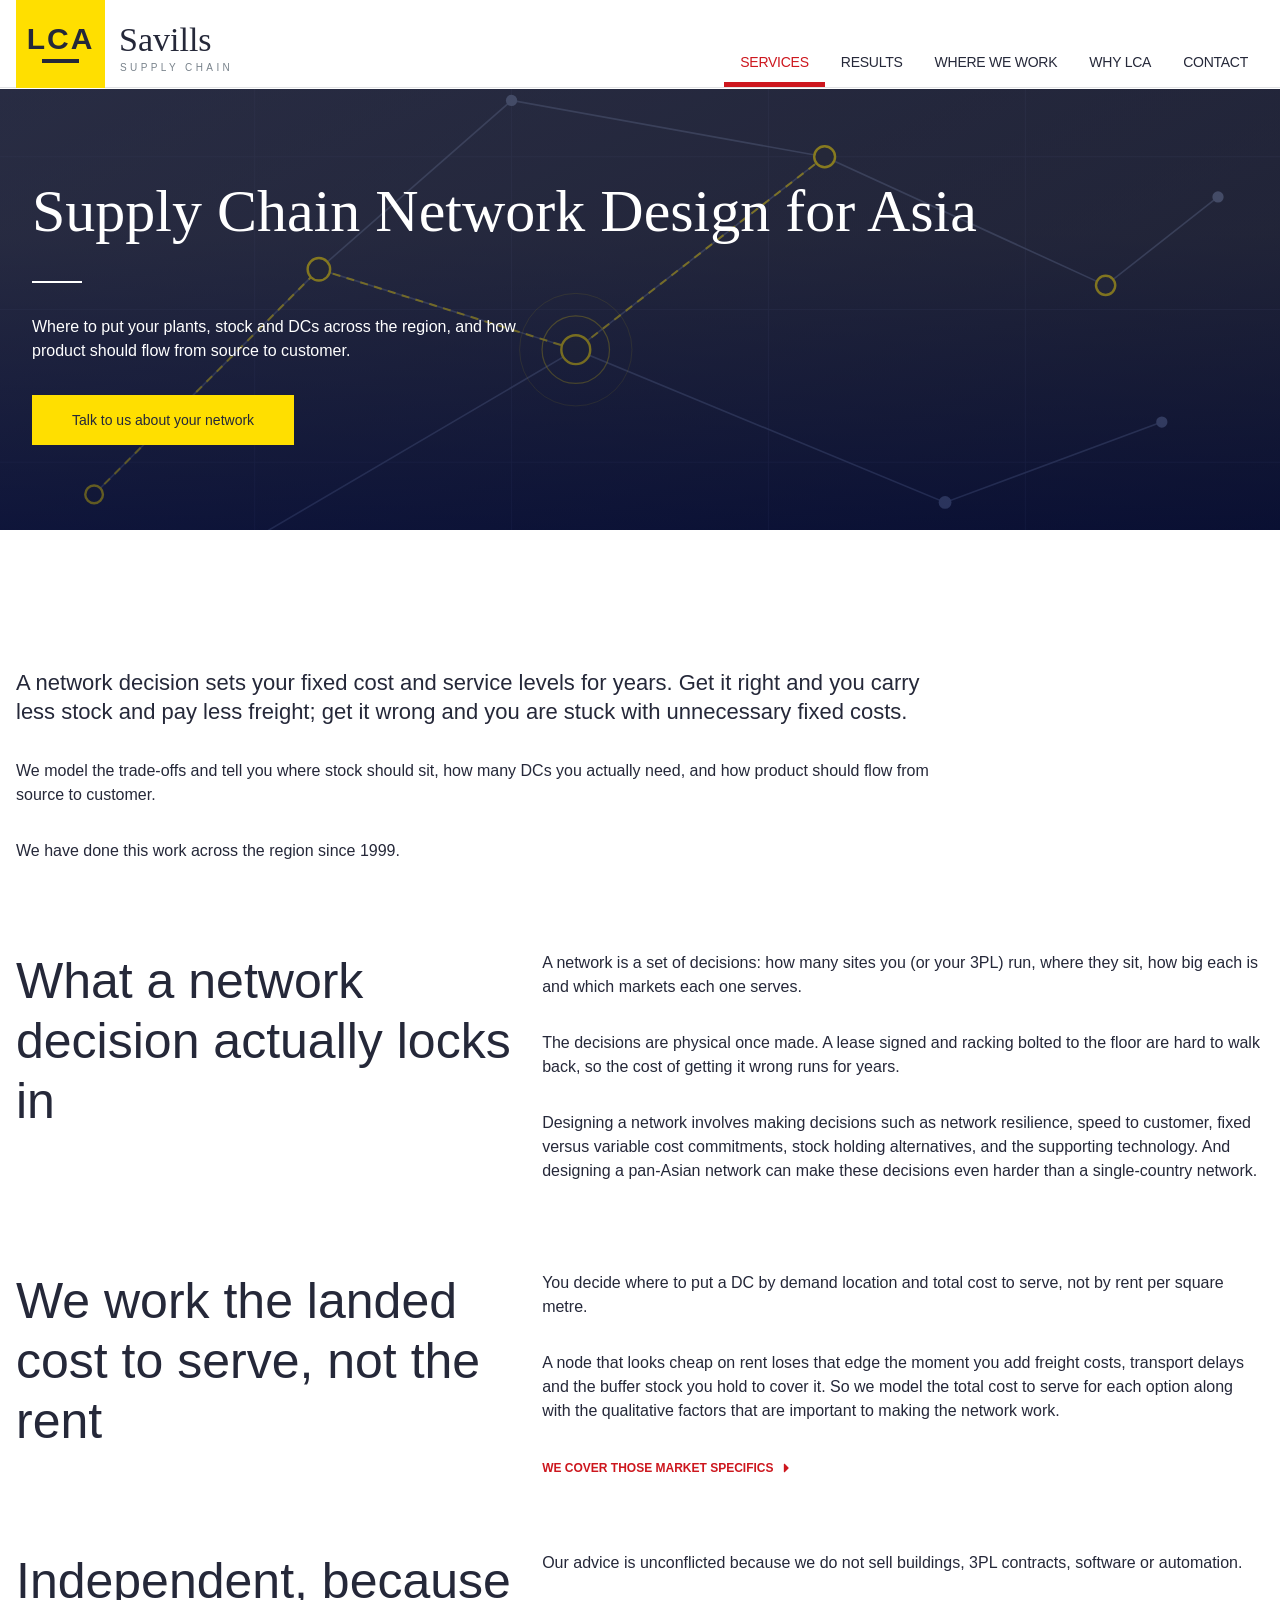
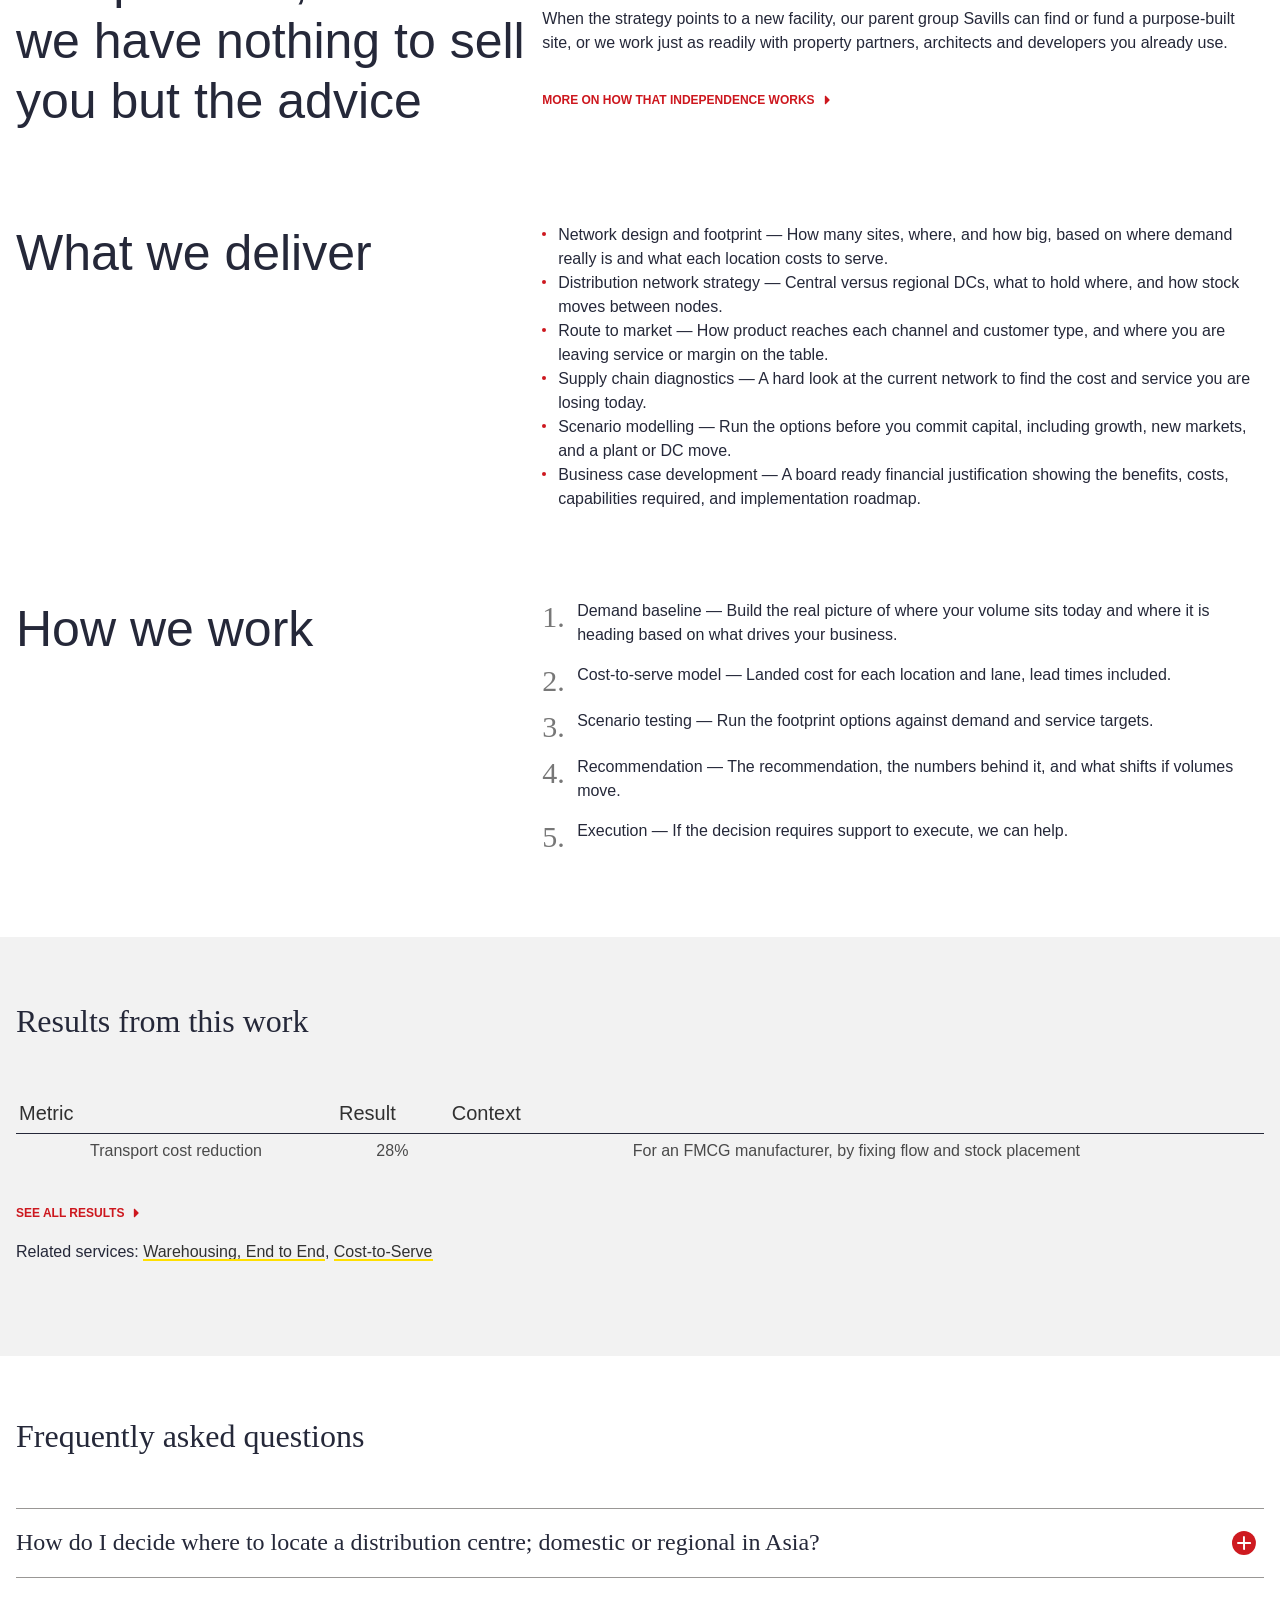
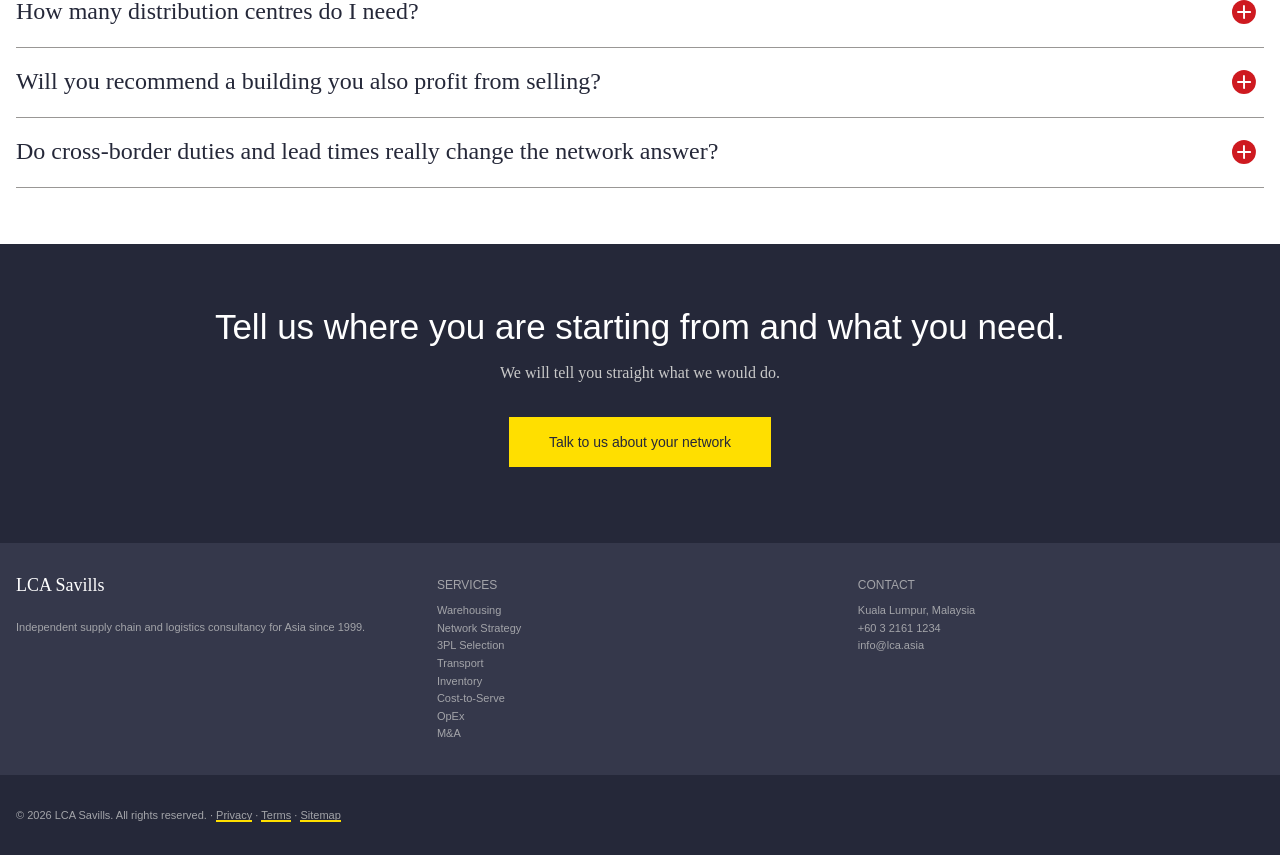
<file: supply-chain-network-strategy.html>
<!DOCTYPE html>
<html lang="en">
<head>
<meta charset="utf-8">
<meta name="viewport" content="width=device-width, initial-scale=1">
<title>Supply Chain Network Design for Asia — LCA Savills</title>
<meta name="description" content="Where to put your plants, stock and DCs across the region, and how product should flow from source to customer.">
<link rel="icon" href="assets/favicon.svg" type="image/svg+xml">
<link rel="stylesheet" href="css/savills-core.css">
<link rel="stylesheet" href="css/demo.css">
</head>
<body>
<header class="sv-header">
  <div class="sv-header__wrap">
    <div class="sv-header__inner">
      <a class="sv-header__home" href="index.html" aria-label="LCA Savills — home">
        <img class="sv-header__logo" src="assets/lca-logo.svg" alt="LCA Savills">
      </a>
      <ul class="sv-header__tool-set">
        <li class="sv-header__tool-item sv--menu sv-view-lt-lrg">
          <button class="sv-header__tool-action" type="button" data-nav-open>
            <span>Menu</span>
          </button>
        </li>
      </ul>
      <nav class="sv-nav sv-nav--outer" data-nav aria-label="Main navigation">
        <div class="sv-nav__lead sv-view-lt-lrg">
          <p class="sv-nav__heading">LCA Savills</p>
          <button class="sv-nav__close" type="button" data-nav-close><span>Close</span></button>
        </div>
        <ul class="sv-nav__items">
          <li class="sv-nav__item sv--active"><a class="sv-nav__label" href="services.html">Services</a></li>
          <li class="sv-nav__item"><a class="sv-nav__label" href="results.html">Results</a></li>
          <li class="sv-nav__item"><a class="sv-nav__label" href="where-we-work.html">Where We Work</a></li>
          <li class="sv-nav__item"><a class="sv-nav__label" href="why-lca.html">Why LCA</a></li>
          <li class="sv-nav__item"><a class="sv-nav__label" href="contact.html">Contact</a></li>
        </ul>
      </nav>
    </div>
  </div>
</header>

<main>

  <div class="sv-page-banner demo-hero">
    <span class="sv-image-treatment sv--type-7">
      <img src="assets/hero-network.svg" alt="">
    </span>
    <div class="sv-page-banner__content">
      <div class="sv-contained">
        <h1 class="sv-page-banner__title">Supply Chain Network Design for Asia</h1>
        <p class="sv-page-banner__intro">Where to put your plants, stock and DCs across the region, and how product should flow from source to customer.</p>
        <a class="sv-button" href="contact.html">Talk to us about your network</a>
      </div>
    </div>
  </div>

  <section class="sv-contained demo-section">
    <div class="sv-row">
      <div class="sv-col sv--sml-10 sv--med-9">
        <p class="sv-leading-intro sv--sml">A network decision sets your fixed cost and service levels for years. Get it right and you carry less stock and pay less freight; get it wrong and you are stuck with unnecessary fixed costs.</p>
        <p class="sv-copy">We model the trade-offs and tell you where stock should sit, how many DCs you actually need, and how product should flow from source to customer.</p>
        <p class="sv-copy">We have done this work across the region since 1999.</p>
      </div>
    </div>
  </section>

  <section class="sv-contained demo-section">
    <div class="sv-row">
      <div class="sv-col sv--sml-5">
        <h2 class="sv-text-section-heading sv--lrg">What a network decision actually locks in</h2>
      </div>
      <div class="sv-col sv--sml-7">
        <p class="sv-copy">A network is a set of decisions: how many sites you (or your 3PL) run, where they sit, how big each is and which markets each one serves.</p>
        <p class="sv-copy">The decisions are physical once made. A lease signed and racking bolted to the floor are hard to walk back, so the cost of getting it wrong runs for years.</p>
        <p class="sv-copy">Designing a network involves making decisions such as network resilience, speed to customer, fixed versus variable cost commitments, stock holding alternatives, and the supporting technology. And designing a pan-Asian network can make these decisions even harder than a single-country network.</p>
      </div>
    </div>
  </section>

  <section class="sv-contained demo-section">
    <div class="sv-row">
      <div class="sv-col sv--sml-5">
        <h2 class="sv-text-section-heading sv--lrg">We work the landed cost to serve, not the rent</h2>
      </div>
      <div class="sv-col sv--sml-7">
        <p class="sv-copy">You decide where to put a DC by demand location and total cost to serve, not by rent per square metre.</p>
        <p class="sv-copy">A node that looks cheap on rent loses that edge the moment you add freight costs, transport delays and the buffer stock you hold to cover it. So we model the total cost to serve for each option along with the qualitative factors that are important to making the network work.</p>
        <p class="sv-cta-link"><a href="where-we-work.html">We cover those market specifics</a></p>
      </div>
    </div>
  </section>

  <section class="sv-contained demo-section">
    <div class="sv-row">
      <div class="sv-col sv--sml-5">
        <h2 class="sv-text-section-heading sv--lrg">Independent, because we have nothing to sell you but the advice</h2>
      </div>
      <div class="sv-col sv--sml-7">
        <p class="sv-copy">Our advice is unconflicted because we do not sell buildings, 3PL contracts, software or automation.</p>
        <p class="sv-copy">When the strategy points to a new facility, our parent group Savills can find or fund a purpose-built site, or we work just as readily with property partners, architects and developers you already use.</p>
        <p class="sv-cta-link"><a href="why-lca.html">More on how that independence works</a></p>
      </div>
    </div>
  </section>

  <section class="sv-contained demo-section">
    <div class="sv-row">
      <div class="sv-col sv--sml-5">
        <h2 class="sv-text-section-heading sv--lrg">What we deliver</h2>
      </div>
      <div class="sv-col sv--sml-7">
        <ul class="sv-list sv--bullets">
          <li><strong>Network design and footprint</strong> &mdash; How many sites, where, and how big, based on where demand really is and what each location costs to serve.</li>
          <li><strong>Distribution network strategy</strong> &mdash; Central versus regional DCs, what to hold where, and how stock moves between nodes.</li>
          <li><strong>Route to market</strong> &mdash; How product reaches each channel and customer type, and where you are leaving service or margin on the table.</li>
          <li><strong>Supply chain diagnostics</strong> &mdash; A hard look at the current network to find the cost and service you are losing today.</li>
          <li><strong>Scenario modelling</strong> &mdash; Run the options before you commit capital, including growth, new markets, and a plant or DC move.</li>
          <li><strong>Business case development</strong> &mdash; A board ready financial justification showing the benefits, costs, capabilities required, and implementation roadmap.</li>
        </ul>
      </div>
    </div>
  </section>

  <section class="sv-contained demo-section">
    <div class="sv-row">
      <div class="sv-col sv--sml-5">
        <h2 class="sv-text-section-heading sv--lrg">How we work</h2>
      </div>
      <div class="sv-col sv--sml-7">
        <ol class="sv-list sv--numbers">
          <li><strong>Demand baseline</strong> &mdash; Build the real picture of where your volume sits today and where it is heading based on what drives your business.</li>
          <li><strong>Cost-to-serve model</strong> &mdash; Landed cost for each location and lane, lead times included.</li>
          <li><strong>Scenario testing</strong> &mdash; Run the footprint options against demand and service targets.</li>
          <li><strong>Recommendation</strong> &mdash; The recommendation, the numbers behind it, and what shifts if volumes move.</li>
          <li><strong>Execution</strong> &mdash; If the decision requires support to execute, we can help.</li>
        </ol>
      </div>
    </div>
  </section>

  <div class="sv-section-bg sv--padded">
    <div class="sv-contained">
      <div class="sv-section-header">
        <h2 class="sv-section-header__title">Results from this work</h2>
      </div>
      <table class="sv-responsive-table">
        <thead>
          <tr><th>Metric</th><th>Result</th><th>Context</th></tr>
        </thead>
        <tbody>
          <tr><td data-label="Metric">Transport cost reduction</td><td data-label="Result">28%</td><td data-label="Context">For an FMCG manufacturer, by fixing flow and stock placement</td></tr>
        </tbody>
      </table>
      <p class="sv-cta-link demo-mt-2"><a href="results.html">See all results</a></p>
      <p class="sv-copy demo-mt-1">Related services: <a href="warehousing-end-to-end.html">Warehousing, End to End</a>, <a href="cost-to-serve-cost-reduction.html">Cost-to-Serve</a></p>
    </div>
  </div>

  <section class="sv-contained demo-section">
    <div class="sv-section-header">
      <h2 class="sv-section-header__title">Frequently asked questions</h2>
    </div>
    <ul class="sv-expandable-list__content">
      <li class="sv-expandable-list__item">
        <div class="sv-expandable-item">
          <div class="sv-expandable-item__header">
            <h3 class="sv-expandable-item__title">How do I decide where to locate a distribution centre; domestic or regional in Asia?</h3>
          </div>
          <div class="sv-expandable-item__content" aria-expanded="false">
            <p>Start with where your demand sits and the full cost to serve each location, not the rent. Factors such as transport cost, network security, lead time to customers, access and congestion, labour availability service standards are all factors which influence location &ndash; not just the cheapest square metre.</p>
          </div>
        </div>
      </li>
      <li class="sv-expandable-list__item">
        <div class="sv-expandable-item">
          <div class="sv-expandable-item__header">
            <h3 class="sv-expandable-item__title">How many distribution centres do I need?</h3>
          </div>
          <div class="sv-expandable-item__content" aria-expanded="false">
            <p>Usually fewer than most companies assume. Every extra DC adds fixed cost and splits your inventory, so each one has to earn its place by cutting freight or improving service enough to justify it. We model central versus regional structures against your real demand, then recommend the number that holds up if volumes come in higher or lower than plan.</p>
          </div>
        </div>
      </li>
      <li class="sv-expandable-list__item">
        <div class="sv-expandable-item">
          <div class="sv-expandable-item__header">
            <h3 class="sv-expandable-item__title">Will you recommend a building you also profit from selling?</h3>
          </div>
          <div class="sv-expandable-item__content" aria-expanded="false">
            <p>No. Our fee does not change with which site you pick, so we have nothing to gain by steering you to one property over another. The recommendation rests on the model and the numbers.</p>
          </div>
        </div>
      </li>
      <li class="sv-expandable-list__item">
        <div class="sv-expandable-item">
          <div class="sv-expandable-item__header">
            <h3 class="sv-expandable-item__title">Do cross-border duties and lead times really change the network answer?</h3>
          </div>
          <div class="sv-expandable-item__content" aria-expanded="false">
            <p>Often, yes. A node that looks cheap can lose its edge once you add customs delays and the safety stock you hold to cover them. Duty treatment between markets, free-zone status and clearance reliability all feed into where stock should sit. We build these into the model rather than treat them as a footnote, because in this region they routinely decide the outcome.</p>
          </div>
        </div>
      </li>
    </ul>
  </section>

  <div class="sv-section-bg sv--primary-1 sv--padded demo-cta">
    <div class="sv-contained">
      <h2 class="sv-cta-promo__title">Tell us where you are starting from and what you need.</h2>
      <p class="demo-cta-sub">We will tell you straight what we would do.</p>
      <a class="sv-button" href="contact.html">Talk to us about your network</a>
    </div>
  </div>

</main>

<footer class="sv-footer">
  <div class="sv-contained">
    <div class="sv-footer__inner">
      <div class="sv-row">
        <div class="sv-col sv--sml-4 sv-footer__info">
          <h2 class="sv-footer__heading">LCA Savills</h2>
          <ul class="sv-footer__list">
            <li class="sv-footer__list-item">Independent supply chain and logistics consultancy for Asia since 1999.</li>
          </ul>
        </div>
        <div class="sv-col sv--sml-4">
          <h2 class="sv-footer__subheading">Services</h2>
          <ul class="sv-footer__list">
            <li class="sv-footer__list-item"><a href="warehousing-end-to-end.html">Warehousing</a></li>
            <li class="sv-footer__list-item"><a href="supply-chain-network-strategy.html">Network Strategy</a></li>
            <li class="sv-footer__list-item"><a href="logistics-outsourcing-3pl.html">3PL Selection</a></li>
            <li class="sv-footer__list-item"><a href="transport-last-mile.html">Transport</a></li>
            <li class="sv-footer__list-item"><a href="inventory-forecasting-planning.html">Inventory</a></li>
            <li class="sv-footer__list-item"><a href="cost-to-serve-cost-reduction.html">Cost-to-Serve</a></li>
            <li class="sv-footer__list-item"><a href="operational-excellence.html">OpEx</a></li>
            <li class="sv-footer__list-item"><a href="mna-investment-support.html">M&amp;A</a></li>
          </ul>
        </div>
        <div class="sv-col sv--sml-4">
          <h2 class="sv-footer__subheading">Contact</h2>
          <ul class="sv-footer__list">
            <li class="sv-footer__list-item">Kuala Lumpur, Malaysia</li>
            <li class="sv-footer__list-item"><a href="tel:+60321611234">+60 3 2161 1234</a></li>
            <li class="sv-footer__list-item"><a href="mailto:info@lca.asia">info@lca.asia</a></li>
          </ul>
        </div>
      </div>
    </div>
  </div>
  <div class="sv-footer__footer">
    <div class="sv-contained">
      <div class="sv-footer__inner">
        <p class="sv-smallprint">&copy; 2026 LCA Savills. All rights reserved. &middot; <a href="#">Privacy</a> &middot; <a href="#">Terms</a> &middot; <a href="#">Sitemap</a></p>
      </div>
    </div>
  </div>
</footer>

<script src="js/demo.js"></script>
</body>
</html>
</file>
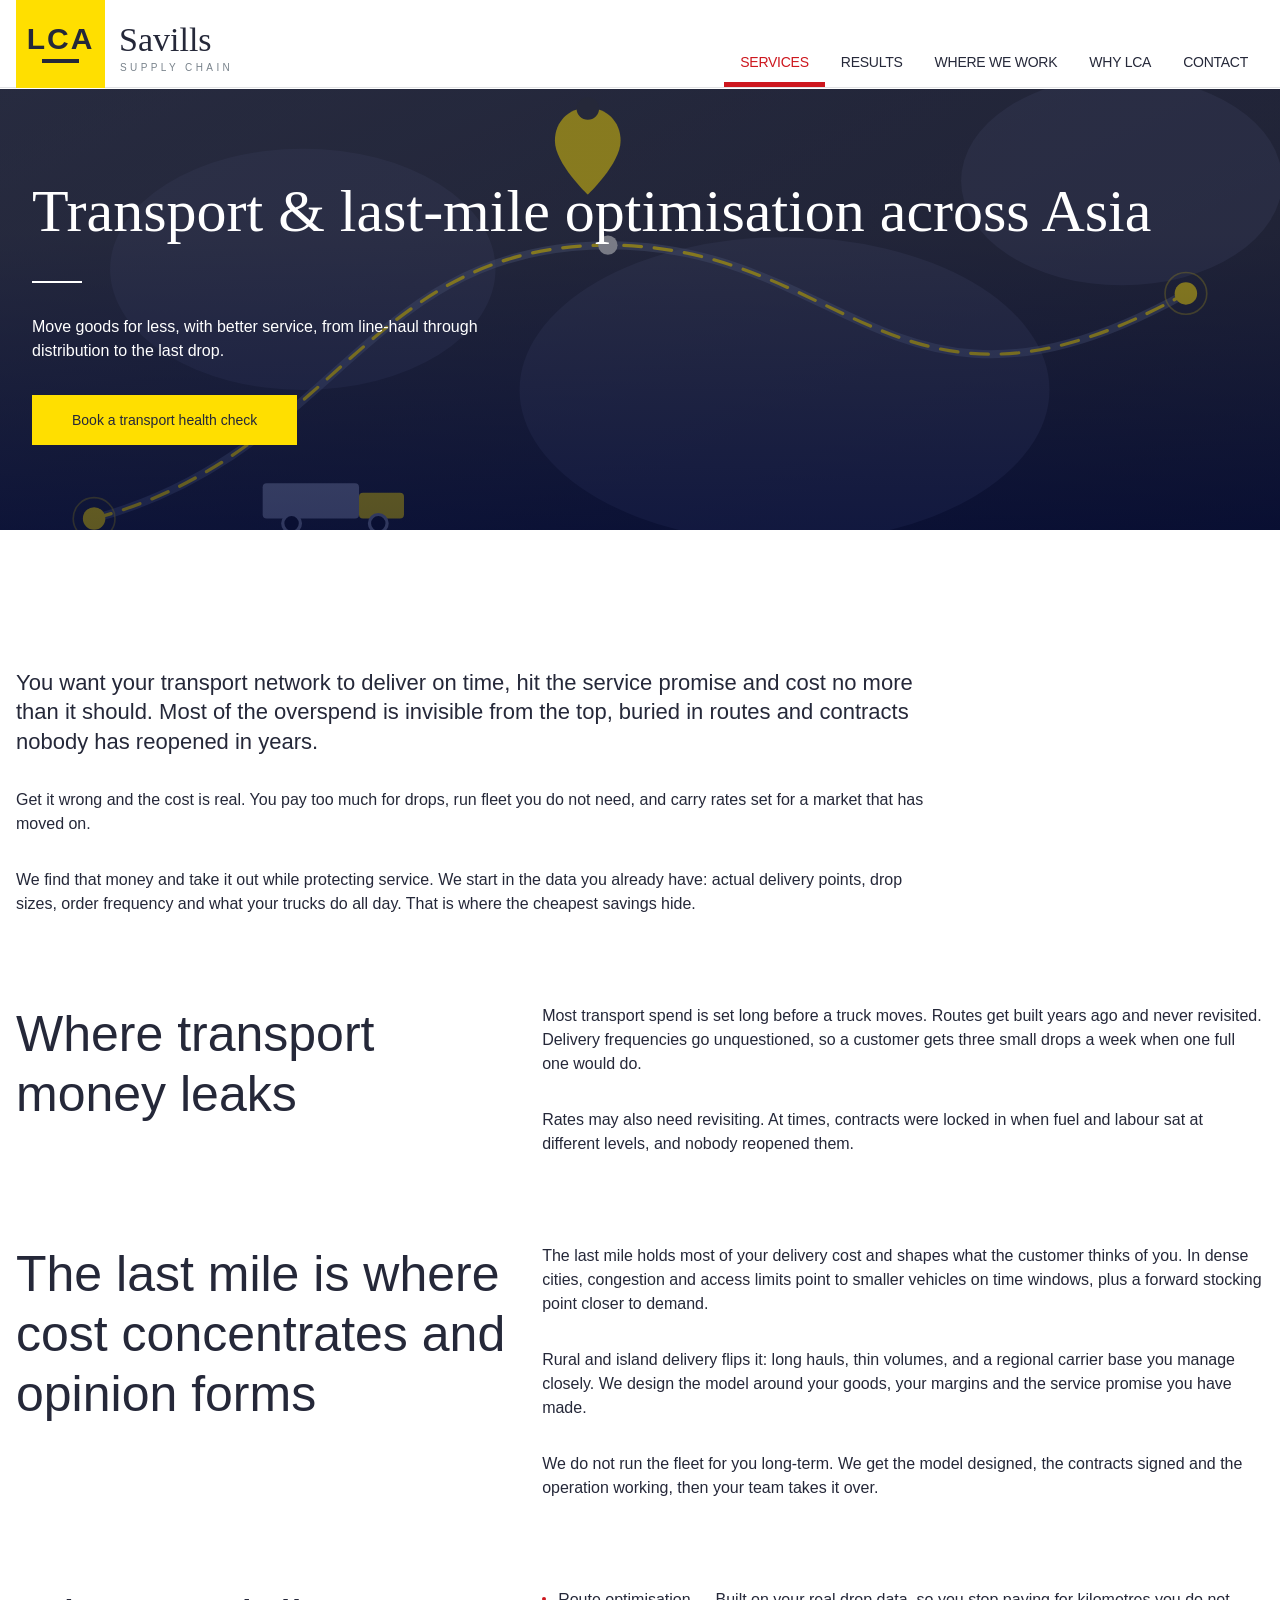
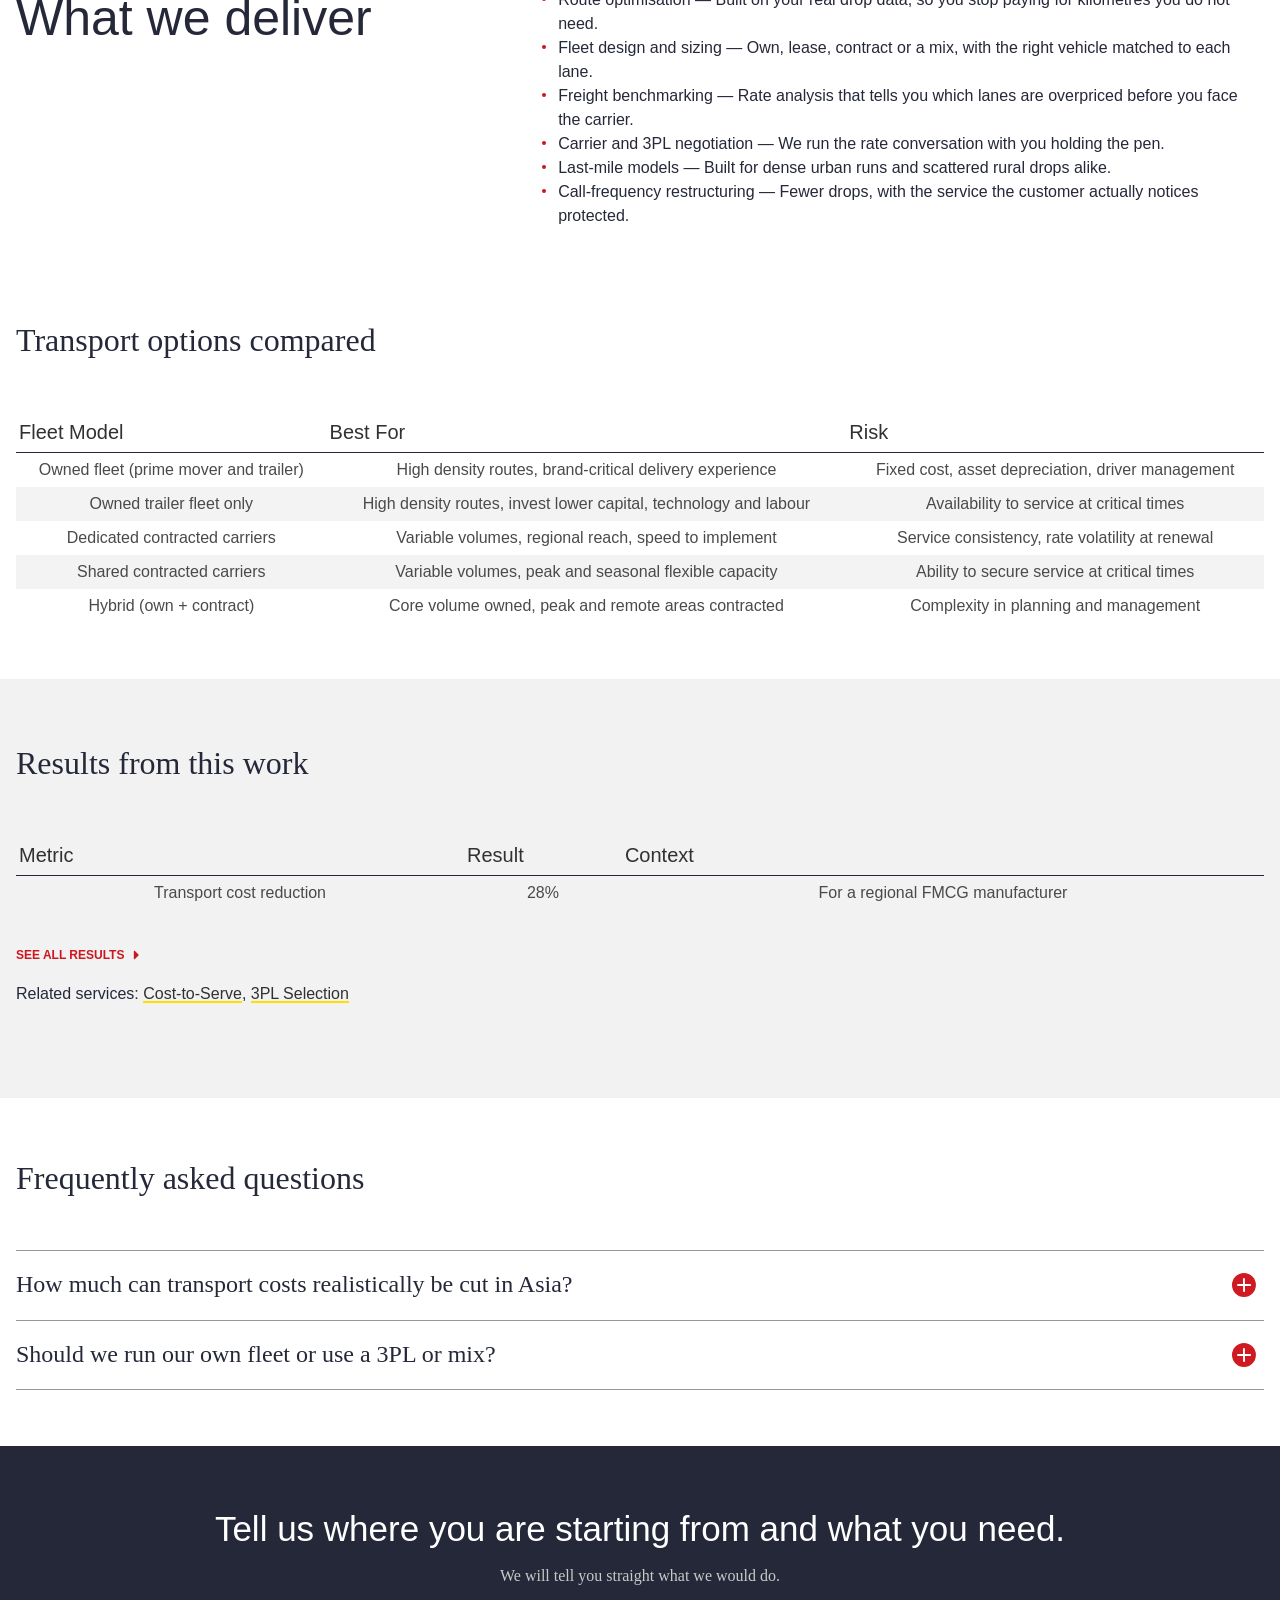
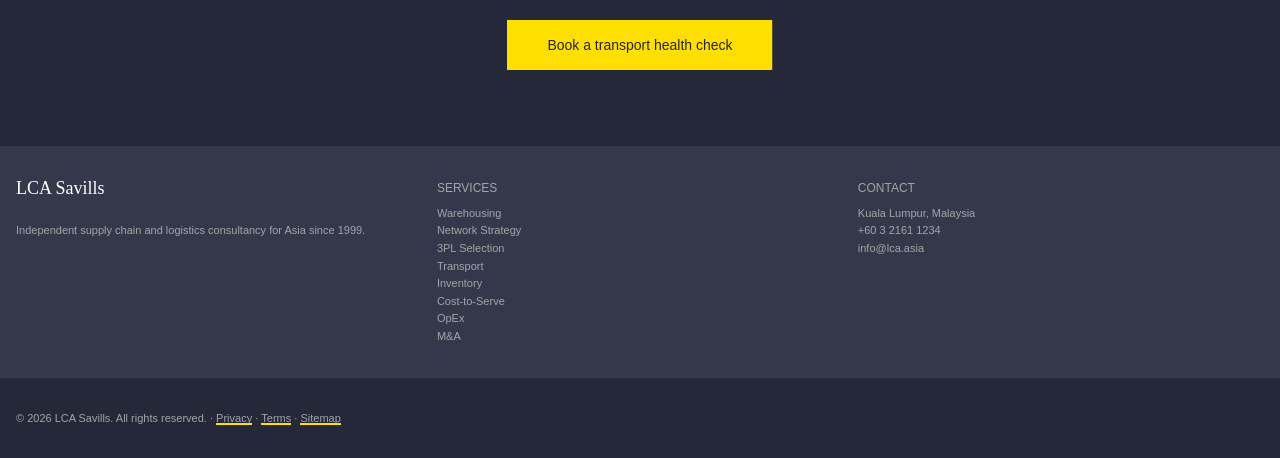
<file: transport-last-mile.html>
<!DOCTYPE html>
<html lang="en">
<head>
<meta charset="utf-8">
<meta name="viewport" content="width=device-width, initial-scale=1">
<title>Transport &amp; Last-Mile Optimisation — LCA Savills</title>
<meta name="description" content="Move goods for less, with better service, from line-haul through distribution to the last drop.">
<link rel="icon" href="assets/favicon.svg" type="image/svg+xml">
<link rel="stylesheet" href="css/savills-core.css">
<link rel="stylesheet" href="css/demo.css">
</head>
<body>
<header class="sv-header">
  <div class="sv-header__wrap">
    <div class="sv-header__inner">
      <a class="sv-header__home" href="index.html" aria-label="LCA Savills — home">
        <img class="sv-header__logo" src="assets/lca-logo.svg" alt="LCA Savills">
      </a>
      <ul class="sv-header__tool-set">
        <li class="sv-header__tool-item sv--menu sv-view-lt-lrg">
          <button class="sv-header__tool-action" type="button" data-nav-open>
            <span>Menu</span>
          </button>
        </li>
      </ul>
      <nav class="sv-nav sv-nav--outer" data-nav aria-label="Main navigation">
        <div class="sv-nav__lead sv-view-lt-lrg">
          <p class="sv-nav__heading">LCA Savills</p>
          <button class="sv-nav__close" type="button" data-nav-close><span>Close</span></button>
        </div>
        <ul class="sv-nav__items">
          <li class="sv-nav__item sv--active"><a class="sv-nav__label" href="services.html">Services</a></li>
          <li class="sv-nav__item"><a class="sv-nav__label" href="results.html">Results</a></li>
          <li class="sv-nav__item"><a class="sv-nav__label" href="where-we-work.html">Where We Work</a></li>
          <li class="sv-nav__item"><a class="sv-nav__label" href="why-lca.html">Why LCA</a></li>
          <li class="sv-nav__item"><a class="sv-nav__label" href="contact.html">Contact</a></li>
        </ul>
      </nav>
    </div>
  </div>
</header>

<main>

  <div class="sv-page-banner demo-hero">
    <span class="sv-image-treatment sv--type-7">
      <img src="assets/hero-transport.svg" alt="">
    </span>
    <div class="sv-page-banner__content">
      <div class="sv-contained">
        <h1 class="sv-page-banner__title">Transport &amp; last-mile optimisation across Asia</h1>
        <p class="sv-page-banner__intro">Move goods for less, with better service, from line-haul through distribution to the last drop.</p>
        <a class="sv-button" href="contact.html">Book a transport health check</a>
      </div>
    </div>
  </div>

  <section class="sv-contained demo-section">
    <div class="sv-row">
      <div class="sv-col sv--sml-10 sv--med-9">
        <p class="sv-leading-intro sv--sml">You want your transport network to deliver on time, hit the service promise and cost no more than it should. Most of the overspend is invisible from the top, buried in routes and contracts nobody has reopened in years.</p>
        <p class="sv-copy">Get it wrong and the cost is real. You pay too much for drops, run fleet you do not need, and carry rates set for a market that has moved on.</p>
        <p class="sv-copy">We find that money and take it out while protecting service. We start in the data you already have: actual delivery points, drop sizes, order frequency and what your trucks do all day. That is where the cheapest savings hide.</p>
      </div>
    </div>
  </section>

  <section class="sv-contained demo-section">
    <div class="sv-row">
      <div class="sv-col sv--sml-5">
        <h2 class="sv-text-section-heading sv--lrg">Where transport money leaks</h2>
      </div>
      <div class="sv-col sv--sml-7">
        <p class="sv-copy">Most transport spend is set long before a truck moves. Routes get built years ago and never revisited. Delivery frequencies go unquestioned, so a customer gets three small drops a week when one full one would do.</p>
        <p class="sv-copy">Rates may also need revisiting. At times, contracts were locked in when fuel and labour sat at different levels, and nobody reopened them.</p>
      </div>
    </div>
  </section>

  <section class="sv-contained demo-section">
    <div class="sv-row">
      <div class="sv-col sv--sml-5">
        <h2 class="sv-text-section-heading sv--lrg">The last mile is where cost concentrates and opinion forms</h2>
      </div>
      <div class="sv-col sv--sml-7">
        <p class="sv-copy">The last mile holds most of your delivery cost and shapes what the customer thinks of you. In dense cities, congestion and access limits point to smaller vehicles on time windows, plus a forward stocking point closer to demand.</p>
        <p class="sv-copy">Rural and island delivery flips it: long hauls, thin volumes, and a regional carrier base you manage closely. We design the model around your goods, your margins and the service promise you have made.</p>
        <p class="sv-copy">We do not run the fleet for you long-term. We get the model designed, the contracts signed and the operation working, then your team takes it over.</p>
      </div>
    </div>
  </section>

  <section class="sv-contained demo-section">
    <div class="sv-row">
      <div class="sv-col sv--sml-5">
        <h2 class="sv-text-section-heading sv--lrg">What we deliver</h2>
      </div>
      <div class="sv-col sv--sml-7">
        <ul class="sv-list sv--bullets">
          <li><strong>Route optimisation</strong> &mdash; Built on your real drop data, so you stop paying for kilometres you do not need.</li>
          <li><strong>Fleet design and sizing</strong> &mdash; Own, lease, contract or a mix, with the right vehicle matched to each lane.</li>
          <li><strong>Freight benchmarking</strong> &mdash; Rate analysis that tells you which lanes are overpriced before you face the carrier.</li>
          <li><strong>Carrier and 3PL negotiation</strong> &mdash; We run the rate conversation with you holding the pen.</li>
          <li><strong>Last-mile models</strong> &mdash; Built for dense urban runs and scattered rural drops alike.</li>
          <li><strong>Call-frequency restructuring</strong> &mdash; Fewer drops, with the service the customer actually notices protected.</li>
        </ul>
      </div>
    </div>
  </section>

  <section class="sv-contained demo-section">
    <div class="sv-section-header">
      <h2 class="sv-section-header__title">Transport options compared</h2>
    </div>
    <table class="sv-responsive-table">
      <thead>
        <tr><th>Fleet Model</th><th>Best For</th><th>Risk</th></tr>
      </thead>
      <tbody>
        <tr>
          <td data-label="Fleet Model">Owned fleet (prime mover and trailer)</td>
          <td data-label="Best For">High density routes, brand-critical delivery experience</td>
          <td data-label="Risk">Fixed cost, asset depreciation, driver management</td>
        </tr>
        <tr>
          <td data-label="Fleet Model">Owned trailer fleet only</td>
          <td data-label="Best For">High density routes, invest lower capital, technology and labour</td>
          <td data-label="Risk">Availability to service at critical times</td>
        </tr>
        <tr>
          <td data-label="Fleet Model">Dedicated contracted carriers</td>
          <td data-label="Best For">Variable volumes, regional reach, speed to implement</td>
          <td data-label="Risk">Service consistency, rate volatility at renewal</td>
        </tr>
        <tr>
          <td data-label="Fleet Model">Shared contracted carriers</td>
          <td data-label="Best For">Variable volumes, peak and seasonal flexible capacity</td>
          <td data-label="Risk">Ability to secure service at critical times</td>
        </tr>
        <tr>
          <td data-label="Fleet Model">Hybrid (own + contract)</td>
          <td data-label="Best For">Core volume owned, peak and remote areas contracted</td>
          <td data-label="Risk">Complexity in planning and management</td>
        </tr>
      </tbody>
    </table>
  </section>

  <div class="sv-section-bg sv--padded">
    <div class="sv-contained">
      <div class="sv-section-header">
        <h2 class="sv-section-header__title">Results from this work</h2>
      </div>
      <table class="sv-responsive-table">
        <thead>
          <tr><th>Metric</th><th>Result</th><th>Context</th></tr>
        </thead>
        <tbody>
          <tr><td data-label="Metric">Transport cost reduction</td><td data-label="Result">28%</td><td data-label="Context">For a regional FMCG manufacturer</td></tr>
        </tbody>
      </table>
      <p class="sv-cta-link demo-mt-2"><a href="results.html">See all results</a></p>
      <p class="sv-copy demo-mt-1">Related services: <a href="cost-to-serve-cost-reduction.html">Cost-to-Serve</a>, <a href="logistics-outsourcing-3pl.html">3PL Selection</a></p>
    </div>
  </div>

  <section class="sv-contained demo-section">
    <div class="sv-section-header">
      <h2 class="sv-section-header__title">Frequently asked questions</h2>
    </div>
    <ul class="sv-expandable-list__content">
      <li class="sv-expandable-list__item">
        <div class="sv-expandable-item">
          <div class="sv-expandable-item__header">
            <h3 class="sv-expandable-item__title">How much can transport costs realistically be cut in Asia?</h3>
          </div>
          <div class="sv-expandable-item__content" aria-expanded="false">
            <p>Double-digit savings are common when routes and delivery frequencies have drifted for years. The biggest gains usually come from drop frequency and fleet sizing, not squeezing carrier rates alone.</p>
          </div>
        </div>
      </li>
      <li class="sv-expandable-list__item">
        <div class="sv-expandable-item">
          <div class="sv-expandable-item__header">
            <h3 class="sv-expandable-item__title">Should we run our own fleet or use a 3PL or mix?</h3>
          </div>
          <div class="sv-expandable-item__content" aria-expanded="false">
            <p>It depends on drop density, service requirements and how much control you need. Dense urban routes with high volume often suit an owned fleet. Scattered or seasonal delivery usually suits a contracted or hybrid model. We model both options on your actual data.</p>
          </div>
        </div>
      </li>
    </ul>
  </section>

  <div class="sv-section-bg sv--primary-1 sv--padded demo-cta">
    <div class="sv-contained">
      <h2 class="sv-cta-promo__title">Tell us where you are starting from and what you need.</h2>
      <p class="demo-cta-sub">We will tell you straight what we would do.</p>
      <a class="sv-button" href="contact.html">Book a transport health check</a>
    </div>
  </div>

</main>

<footer class="sv-footer">
  <div class="sv-contained">
    <div class="sv-footer__inner">
      <div class="sv-row">
        <div class="sv-col sv--sml-4 sv-footer__info">
          <h2 class="sv-footer__heading">LCA Savills</h2>
          <ul class="sv-footer__list">
            <li class="sv-footer__list-item">Independent supply chain and logistics consultancy for Asia since 1999.</li>
          </ul>
        </div>
        <div class="sv-col sv--sml-4">
          <h2 class="sv-footer__subheading">Services</h2>
          <ul class="sv-footer__list">
            <li class="sv-footer__list-item"><a href="warehousing-end-to-end.html">Warehousing</a></li>
            <li class="sv-footer__list-item"><a href="supply-chain-network-strategy.html">Network Strategy</a></li>
            <li class="sv-footer__list-item"><a href="logistics-outsourcing-3pl.html">3PL Selection</a></li>
            <li class="sv-footer__list-item"><a href="transport-last-mile.html">Transport</a></li>
            <li class="sv-footer__list-item"><a href="inventory-forecasting-planning.html">Inventory</a></li>
            <li class="sv-footer__list-item"><a href="cost-to-serve-cost-reduction.html">Cost-to-Serve</a></li>
            <li class="sv-footer__list-item"><a href="operational-excellence.html">OpEx</a></li>
            <li class="sv-footer__list-item"><a href="mna-investment-support.html">M&amp;A</a></li>
          </ul>
        </div>
        <div class="sv-col sv--sml-4">
          <h2 class="sv-footer__subheading">Contact</h2>
          <ul class="sv-footer__list">
            <li class="sv-footer__list-item">Kuala Lumpur, Malaysia</li>
            <li class="sv-footer__list-item"><a href="tel:+60321611234">+60 3 2161 1234</a></li>
            <li class="sv-footer__list-item"><a href="mailto:info@lca.asia">info@lca.asia</a></li>
          </ul>
        </div>
      </div>
    </div>
  </div>
  <div class="sv-footer__footer">
    <div class="sv-contained">
      <div class="sv-footer__inner">
        <p class="sv-smallprint">&copy; 2026 LCA Savills. All rights reserved. &middot; <a href="#">Privacy</a> &middot; <a href="#">Terms</a> &middot; <a href="#">Sitemap</a></p>
      </div>
    </div>
  </div>
</footer>

<script src="js/demo.js"></script>
</body>
</html>
</file>
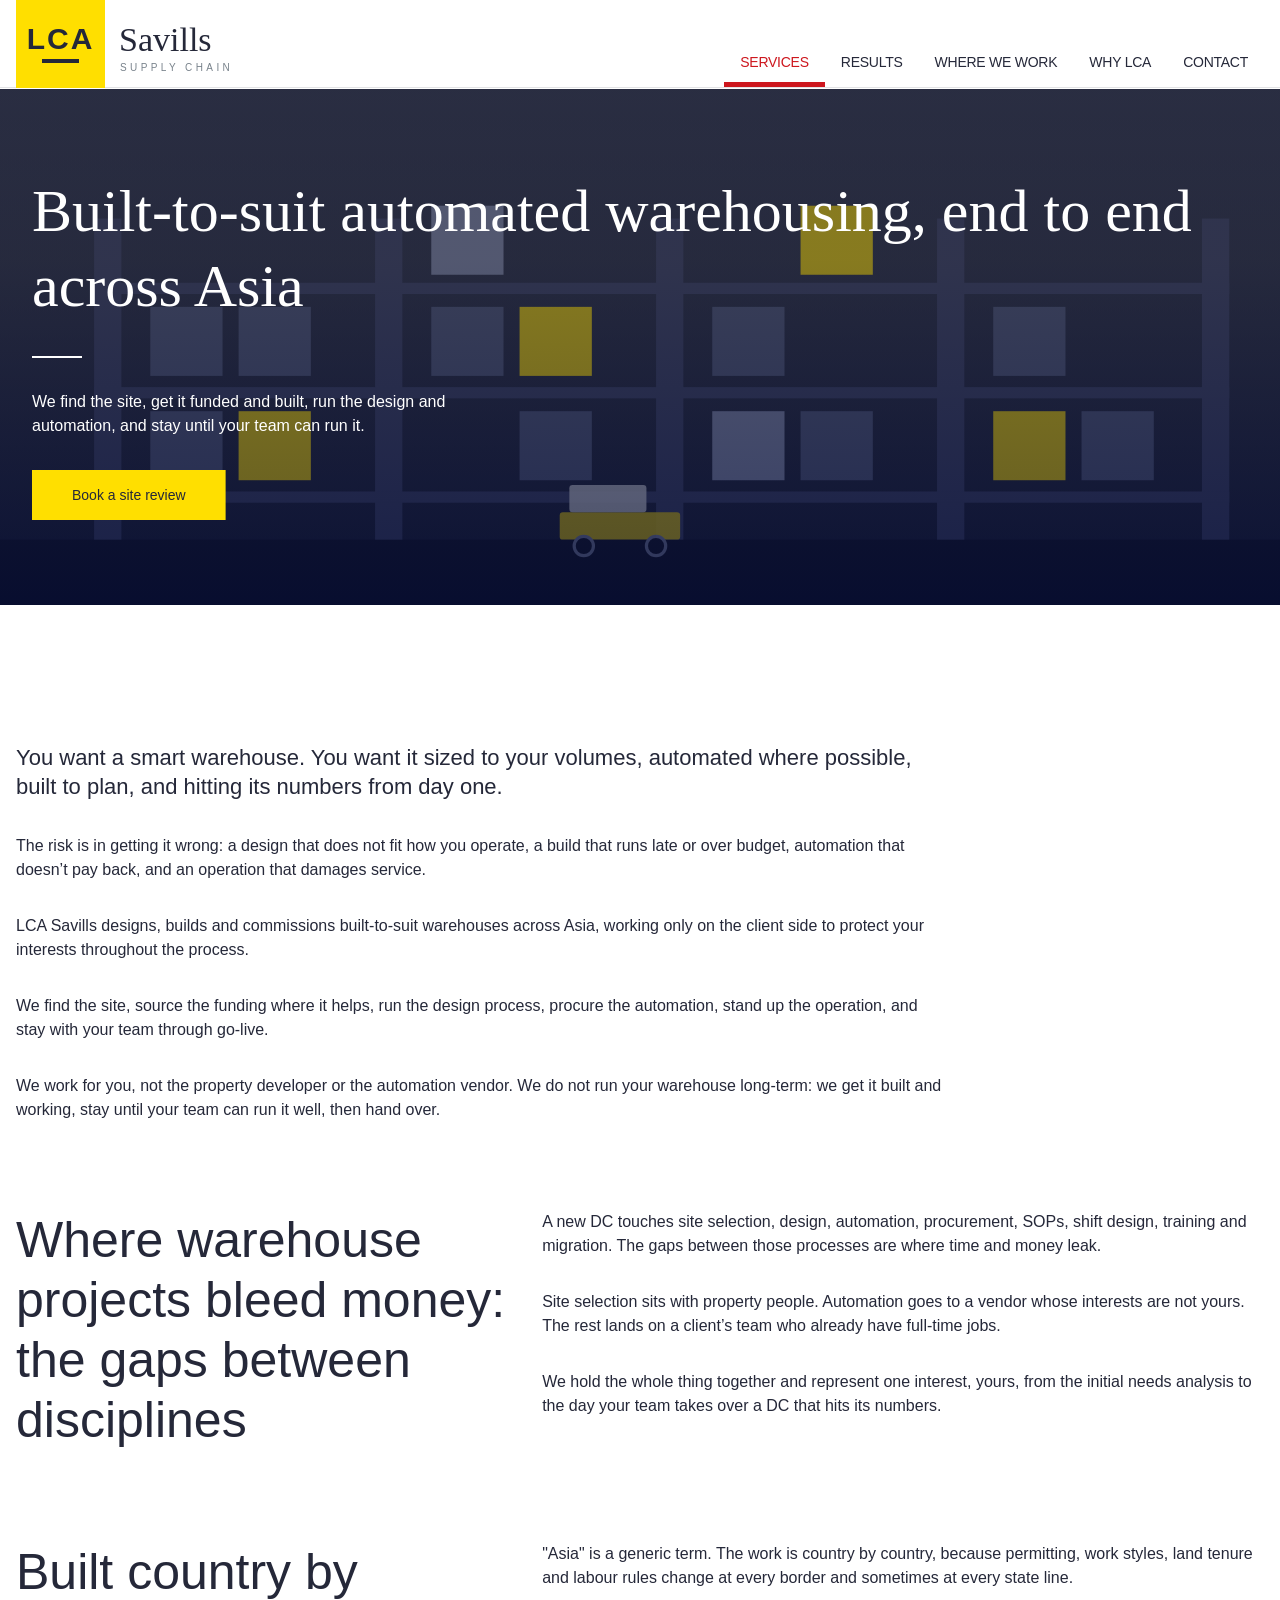
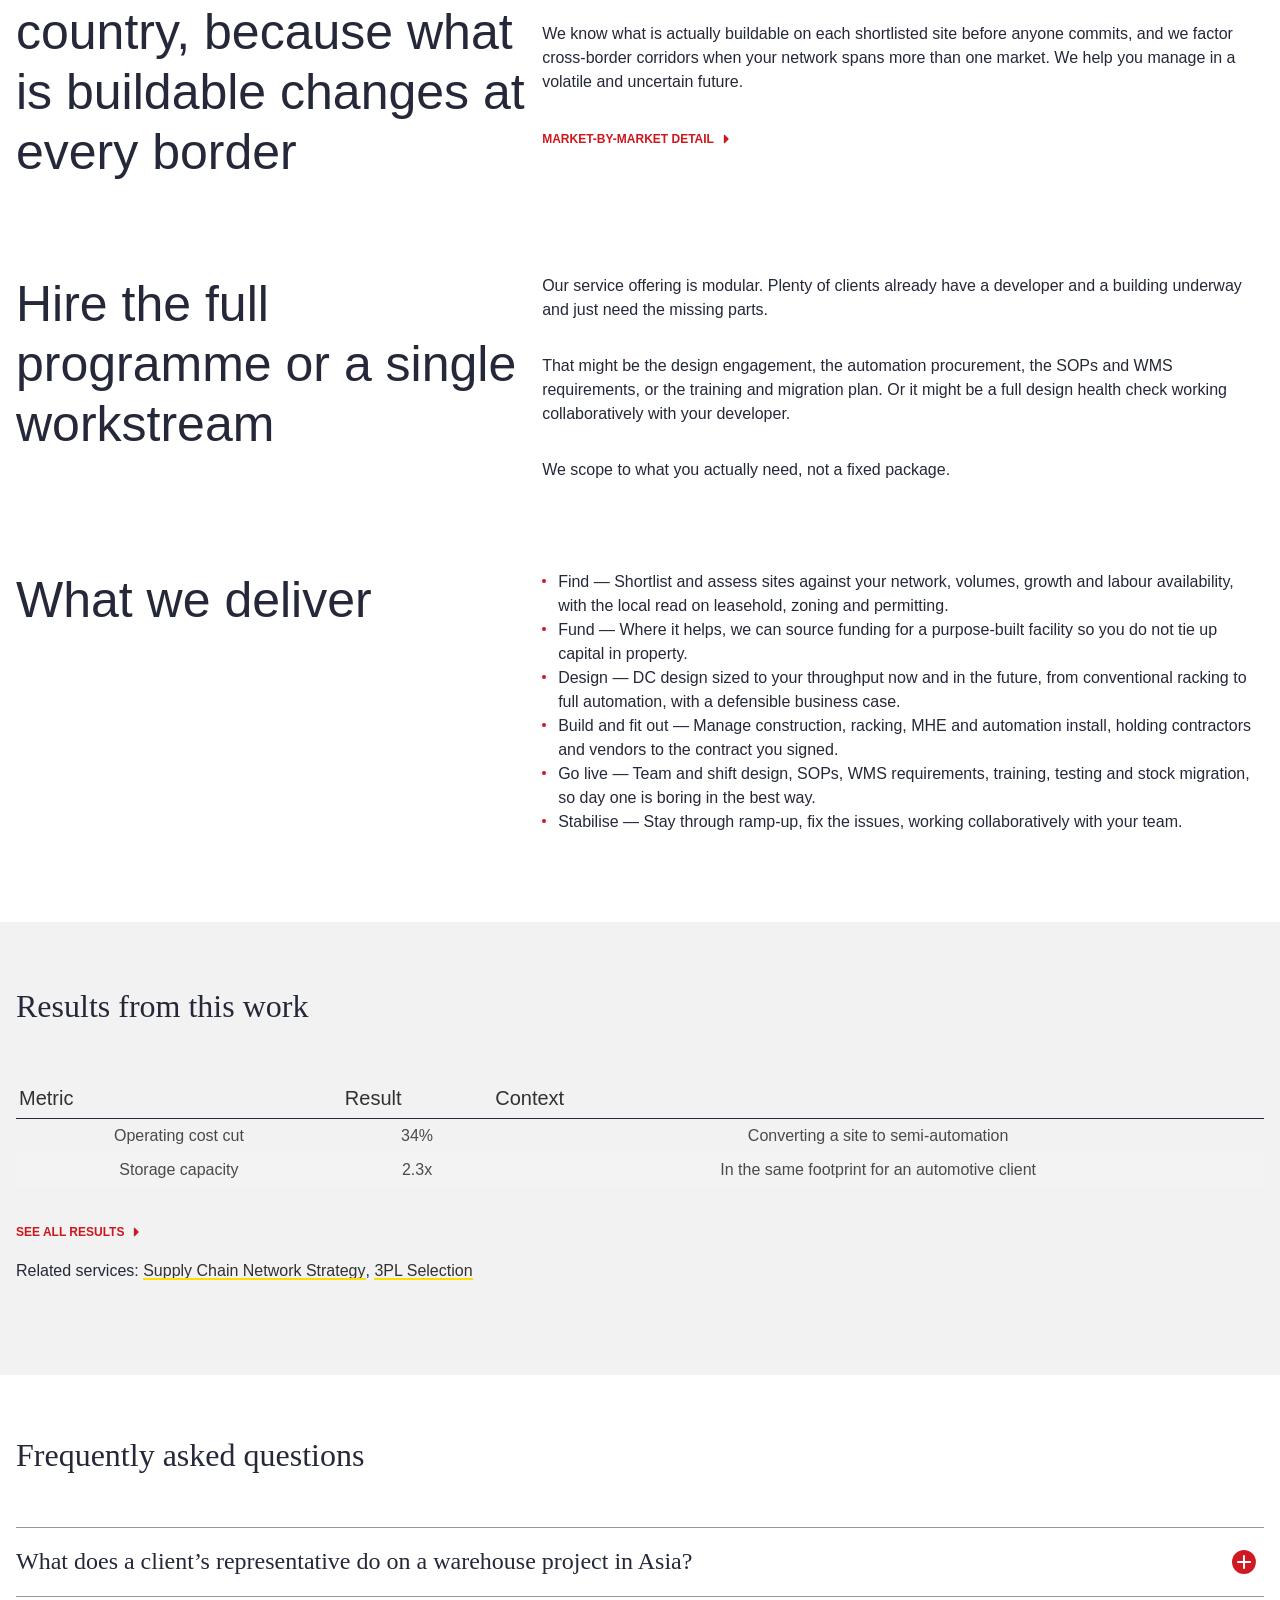
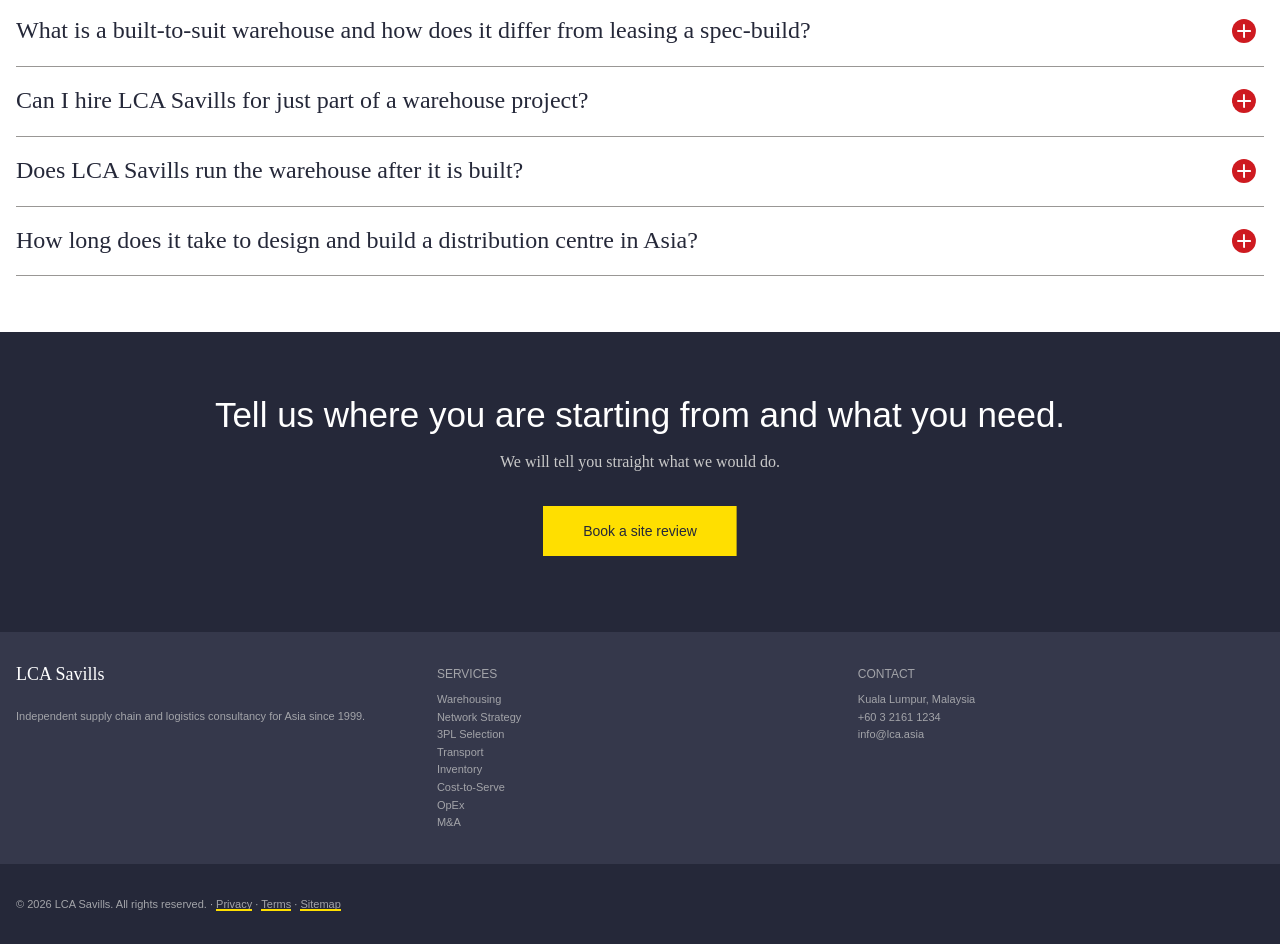
<file: warehousing-end-to-end.html>
<!DOCTYPE html>
<html lang="en">
<head>
<meta charset="utf-8">
<meta name="viewport" content="width=device-width, initial-scale=1">
<title>Built-to-Suit Warehousing, End to End — LCA Savills</title>
<meta name="description" content="We find the site, get it funded and built, run the design and automation, and stay until your team can run it.">
<link rel="icon" href="assets/favicon.svg" type="image/svg+xml">
<link rel="stylesheet" href="css/savills-core.css">
<link rel="stylesheet" href="css/demo.css">
</head>
<body>
<header class="sv-header">
  <div class="sv-header__wrap">
    <div class="sv-header__inner">
      <a class="sv-header__home" href="index.html" aria-label="LCA Savills — home">
        <img class="sv-header__logo" src="assets/lca-logo.svg" alt="LCA Savills">
      </a>
      <ul class="sv-header__tool-set">
        <li class="sv-header__tool-item sv--menu sv-view-lt-lrg">
          <button class="sv-header__tool-action" type="button" data-nav-open>
            <span>Menu</span>
          </button>
        </li>
      </ul>
      <nav class="sv-nav sv-nav--outer" data-nav aria-label="Main navigation">
        <div class="sv-nav__lead sv-view-lt-lrg">
          <p class="sv-nav__heading">LCA Savills</p>
          <button class="sv-nav__close" type="button" data-nav-close><span>Close</span></button>
        </div>
        <ul class="sv-nav__items">
          <li class="sv-nav__item sv--active"><a class="sv-nav__label" href="services.html">Services</a></li>
          <li class="sv-nav__item"><a class="sv-nav__label" href="results.html">Results</a></li>
          <li class="sv-nav__item"><a class="sv-nav__label" href="where-we-work.html">Where We Work</a></li>
          <li class="sv-nav__item"><a class="sv-nav__label" href="why-lca.html">Why LCA</a></li>
          <li class="sv-nav__item"><a class="sv-nav__label" href="contact.html">Contact</a></li>
        </ul>
      </nav>
    </div>
  </div>
</header>

<main>

  <div class="sv-page-banner demo-hero">
    <span class="sv-image-treatment sv--type-7">
      <img src="assets/hero-warehouse.svg" alt="">
    </span>
    <div class="sv-page-banner__content">
      <div class="sv-contained">
        <h1 class="sv-page-banner__title">Built-to-suit automated warehousing, end to end across Asia</h1>
        <p class="sv-page-banner__intro">We find the site, get it funded and built, run the design and automation, and stay until your team can run it.</p>
        <a class="sv-button" href="contact.html">Book a site review</a>
      </div>
    </div>
  </div>

  <section class="sv-contained demo-section">
    <div class="sv-row">
      <div class="sv-col sv--sml-10 sv--med-9">
        <p class="sv-leading-intro sv--sml">You want a smart warehouse. You want it sized to your volumes, automated where possible, built to plan, and hitting its numbers from day one.</p>
        <p class="sv-copy">The risk is in getting it wrong: a design that does not fit how you operate, a build that runs late or over budget, automation that doesn&rsquo;t pay back, and an operation that damages service.</p>
        <p class="sv-copy">LCA Savills designs, builds and commissions built-to-suit warehouses across Asia, working only on the client side to protect your interests throughout the process.</p>
        <p class="sv-copy">We find the site, source the funding where it helps, run the design process, procure the automation, stand up the operation, and stay with your team through go-live.</p>
        <p class="sv-copy">We work for you, not the property developer or the automation vendor. We do not run your warehouse long-term: we get it built and working, stay until your team can run it well, then hand over.</p>
      </div>
    </div>
  </section>

  <section class="sv-contained demo-section">
    <div class="sv-row">
      <div class="sv-col sv--sml-5">
        <h2 class="sv-text-section-heading sv--lrg">Where warehouse projects bleed money: the gaps between disciplines</h2>
      </div>
      <div class="sv-col sv--sml-7">
        <p class="sv-copy">A new DC touches site selection, design, automation, procurement, SOPs, shift design, training and migration. The gaps between those processes are where time and money leak.</p>
        <p class="sv-copy">Site selection sits with property people. Automation goes to a vendor whose interests are not yours. The rest lands on a client&rsquo;s team who already have full-time jobs.</p>
        <p class="sv-copy">We hold the whole thing together and represent one interest, yours, from the initial needs analysis to the day your team takes over a DC that hits its numbers.</p>
      </div>
    </div>
  </section>

  <section class="sv-contained demo-section">
    <div class="sv-row">
      <div class="sv-col sv--sml-5">
        <h2 class="sv-text-section-heading sv--lrg">Built country by country, because what is buildable changes at every border</h2>
      </div>
      <div class="sv-col sv--sml-7">
        <p class="sv-copy">"Asia" is a generic term. The work is country by country, because permitting, work styles, land tenure and labour rules change at every border and sometimes at every state line.</p>
        <p class="sv-copy">We know what is actually buildable on each shortlisted site before anyone commits, and we factor cross-border corridors when your network spans more than one market. We help you manage in a volatile and uncertain future.</p>
        <p class="sv-cta-link"><a href="where-we-work.html">Market-by-market detail</a></p>
      </div>
    </div>
  </section>

  <section class="sv-contained demo-section">
    <div class="sv-row">
      <div class="sv-col sv--sml-5">
        <h2 class="sv-text-section-heading sv--lrg">Hire the full programme or a single workstream</h2>
      </div>
      <div class="sv-col sv--sml-7">
        <p class="sv-copy">Our service offering is modular. Plenty of clients already have a developer and a building underway and just need the missing parts.</p>
        <p class="sv-copy">That might be the design engagement, the automation procurement, the SOPs and WMS requirements, or the training and migration plan. Or it might be a full design health check working collaboratively with your developer.</p>
        <p class="sv-copy">We scope to what you actually need, not a fixed package.</p>
      </div>
    </div>
  </section>

  <section class="sv-contained demo-section">
    <div class="sv-row">
      <div class="sv-col sv--sml-5">
        <h2 class="sv-text-section-heading sv--lrg">What we deliver</h2>
      </div>
      <div class="sv-col sv--sml-7">
        <ul class="sv-list sv--bullets">
          <li><strong>Find</strong> &mdash; Shortlist and assess sites against your network, volumes, growth and labour availability, with the local read on leasehold, zoning and permitting.</li>
          <li><strong>Fund</strong> &mdash; Where it helps, we can source funding for a purpose-built facility so you do not tie up capital in property.</li>
          <li><strong>Design</strong> &mdash; DC design sized to your throughput now and in the future, from conventional racking to full automation, with a defensible business case.</li>
          <li><strong>Build and fit out</strong> &mdash; Manage construction, racking, MHE and automation install, holding contractors and vendors to the contract you signed.</li>
          <li><strong>Go live</strong> &mdash; Team and shift design, SOPs, WMS requirements, training, testing and stock migration, so day one is boring in the best way.</li>
          <li><strong>Stabilise</strong> &mdash; Stay through ramp-up, fix the issues, working collaboratively with your team.</li>
        </ul>
      </div>
    </div>
  </section>

  <div class="sv-section-bg sv--padded">
    <div class="sv-contained">
      <div class="sv-section-header">
        <h2 class="sv-section-header__title">Results from this work</h2>
      </div>
      <table class="sv-responsive-table">
        <thead>
          <tr><th>Metric</th><th>Result</th><th>Context</th></tr>
        </thead>
        <tbody>
          <tr><td data-label="Metric">Operating cost cut</td><td data-label="Result">34%</td><td data-label="Context">Converting a site to semi-automation</td></tr>
          <tr><td data-label="Metric">Storage capacity</td><td data-label="Result">2.3x</td><td data-label="Context">In the same footprint for an automotive client</td></tr>
        </tbody>
      </table>
      <p class="sv-cta-link demo-mt-2"><a href="results.html">See all results</a></p>
      <p class="sv-copy demo-mt-1">Related services: <a href="supply-chain-network-strategy.html">Supply Chain Network Strategy</a>, <a href="logistics-outsourcing-3pl.html">3PL Selection</a></p>
    </div>
  </div>

  <section class="sv-contained demo-section">
    <div class="sv-section-header">
      <h2 class="sv-section-header__title">Frequently asked questions</h2>
    </div>
    <ul class="sv-expandable-list__content">
      <li class="sv-expandable-list__item">
        <div class="sv-expandable-item">
          <div class="sv-expandable-item__header">
            <h3 class="sv-expandable-item__title">What does a client&rsquo;s representative do on a warehouse project in Asia?</h3>
          </div>
          <div class="sv-expandable-item__content" aria-expanded="false">
            <p>We manage the design, build and commissioning of your facility while representing only your interests. In practice that means pressure-testing the design, running procurement, and holding contractors and automation vendors to the signed contract, checking every change order before you pay for it.</p>
          </div>
        </div>
      </li>
      <li class="sv-expandable-list__item">
        <div class="sv-expandable-item">
          <div class="sv-expandable-item__header">
            <h3 class="sv-expandable-item__title">What is a built-to-suit warehouse and how does it differ from leasing a spec-build?</h3>
          </div>
          <div class="sv-expandable-item__content" aria-expanded="false">
            <p>A built-to-suit warehouse is purpose-built around your throughput, layout and automation, rather than a standard building you adapt after the fact. Leasing an existing building works for some businesses, but often forces compromises on layout, automation choices, ceiling height, operating spaces, and dock count. We help you weigh both honestly against your real volumes.</p>
          </div>
        </div>
      </li>
      <li class="sv-expandable-list__item">
        <div class="sv-expandable-item">
          <div class="sv-expandable-item__header">
            <h3 class="sv-expandable-item__title">Can I hire LCA Savills for just part of a warehouse project?</h3>
          </div>
          <div class="sv-expandable-item__content" aria-expanded="false">
            <p>Yes. The service is modular. If you already have a building and a developer, we can do the parts that are usually under-resourced, such as an independent design review, procurement, WMS requirements, training or stock migration. You can take the full programme or a single workstream.</p>
          </div>
        </div>
      </li>
      <li class="sv-expandable-list__item">
        <div class="sv-expandable-item">
          <div class="sv-expandable-item__header">
            <h3 class="sv-expandable-item__title">Does LCA Savills run the warehouse after it is built?</h3>
          </div>
          <div class="sv-expandable-item__content" aria-expanded="false">
            <p>No. Our role runs from site to go-live and stabilisation, then handover to your team.</p>
          </div>
        </div>
      </li>
      <li class="sv-expandable-list__item">
        <div class="sv-expandable-item">
          <div class="sv-expandable-item__header">
            <h3 class="sv-expandable-item__title">How long does it take to design and build a distribution centre in Asia?</h3>
          </div>
          <div class="sv-expandable-item__content" aria-expanded="false">
            <p>It depends on whether you are fitting out an existing building or doing a built-to-suit, and on local permitting, which varies by country and site. A fit-out can take months; a purpose-built facility runs longer once you factor in land, zoning and construction. Overall, it can take up to 2 &ndash; 3 years. The honest answer comes after the needs analysis and assessment of site options.</p>
          </div>
        </div>
      </li>
    </ul>
  </section>

  <div class="sv-section-bg sv--primary-1 sv--padded demo-cta">
    <div class="sv-contained">
      <h2 class="sv-cta-promo__title">Tell us where you are starting from and what you need.</h2>
      <p class="demo-cta-sub">We will tell you straight what we would do.</p>
      <a class="sv-button" href="contact.html">Book a site review</a>
    </div>
  </div>

</main>

<footer class="sv-footer">
  <div class="sv-contained">
    <div class="sv-footer__inner">
      <div class="sv-row">
        <div class="sv-col sv--sml-4 sv-footer__info">
          <h2 class="sv-footer__heading">LCA Savills</h2>
          <ul class="sv-footer__list">
            <li class="sv-footer__list-item">Independent supply chain and logistics consultancy for Asia since 1999.</li>
          </ul>
        </div>
        <div class="sv-col sv--sml-4">
          <h2 class="sv-footer__subheading">Services</h2>
          <ul class="sv-footer__list">
            <li class="sv-footer__list-item"><a href="warehousing-end-to-end.html">Warehousing</a></li>
            <li class="sv-footer__list-item"><a href="supply-chain-network-strategy.html">Network Strategy</a></li>
            <li class="sv-footer__list-item"><a href="logistics-outsourcing-3pl.html">3PL Selection</a></li>
            <li class="sv-footer__list-item"><a href="transport-last-mile.html">Transport</a></li>
            <li class="sv-footer__list-item"><a href="inventory-forecasting-planning.html">Inventory</a></li>
            <li class="sv-footer__list-item"><a href="cost-to-serve-cost-reduction.html">Cost-to-Serve</a></li>
            <li class="sv-footer__list-item"><a href="operational-excellence.html">OpEx</a></li>
            <li class="sv-footer__list-item"><a href="mna-investment-support.html">M&amp;A</a></li>
          </ul>
        </div>
        <div class="sv-col sv--sml-4">
          <h2 class="sv-footer__subheading">Contact</h2>
          <ul class="sv-footer__list">
            <li class="sv-footer__list-item">Kuala Lumpur, Malaysia</li>
            <li class="sv-footer__list-item"><a href="tel:+60321611234">+60 3 2161 1234</a></li>
            <li class="sv-footer__list-item"><a href="mailto:info@lca.asia">info@lca.asia</a></li>
          </ul>
        </div>
      </div>
    </div>
  </div>
  <div class="sv-footer__footer">
    <div class="sv-contained">
      <div class="sv-footer__inner">
        <p class="sv-smallprint">&copy; 2026 LCA Savills. All rights reserved. &middot; <a href="#">Privacy</a> &middot; <a href="#">Terms</a> &middot; <a href="#">Sitemap</a></p>
      </div>
    </div>
  </div>
</footer>

<script src="js/demo.js"></script>
</body>
</html>
</file>
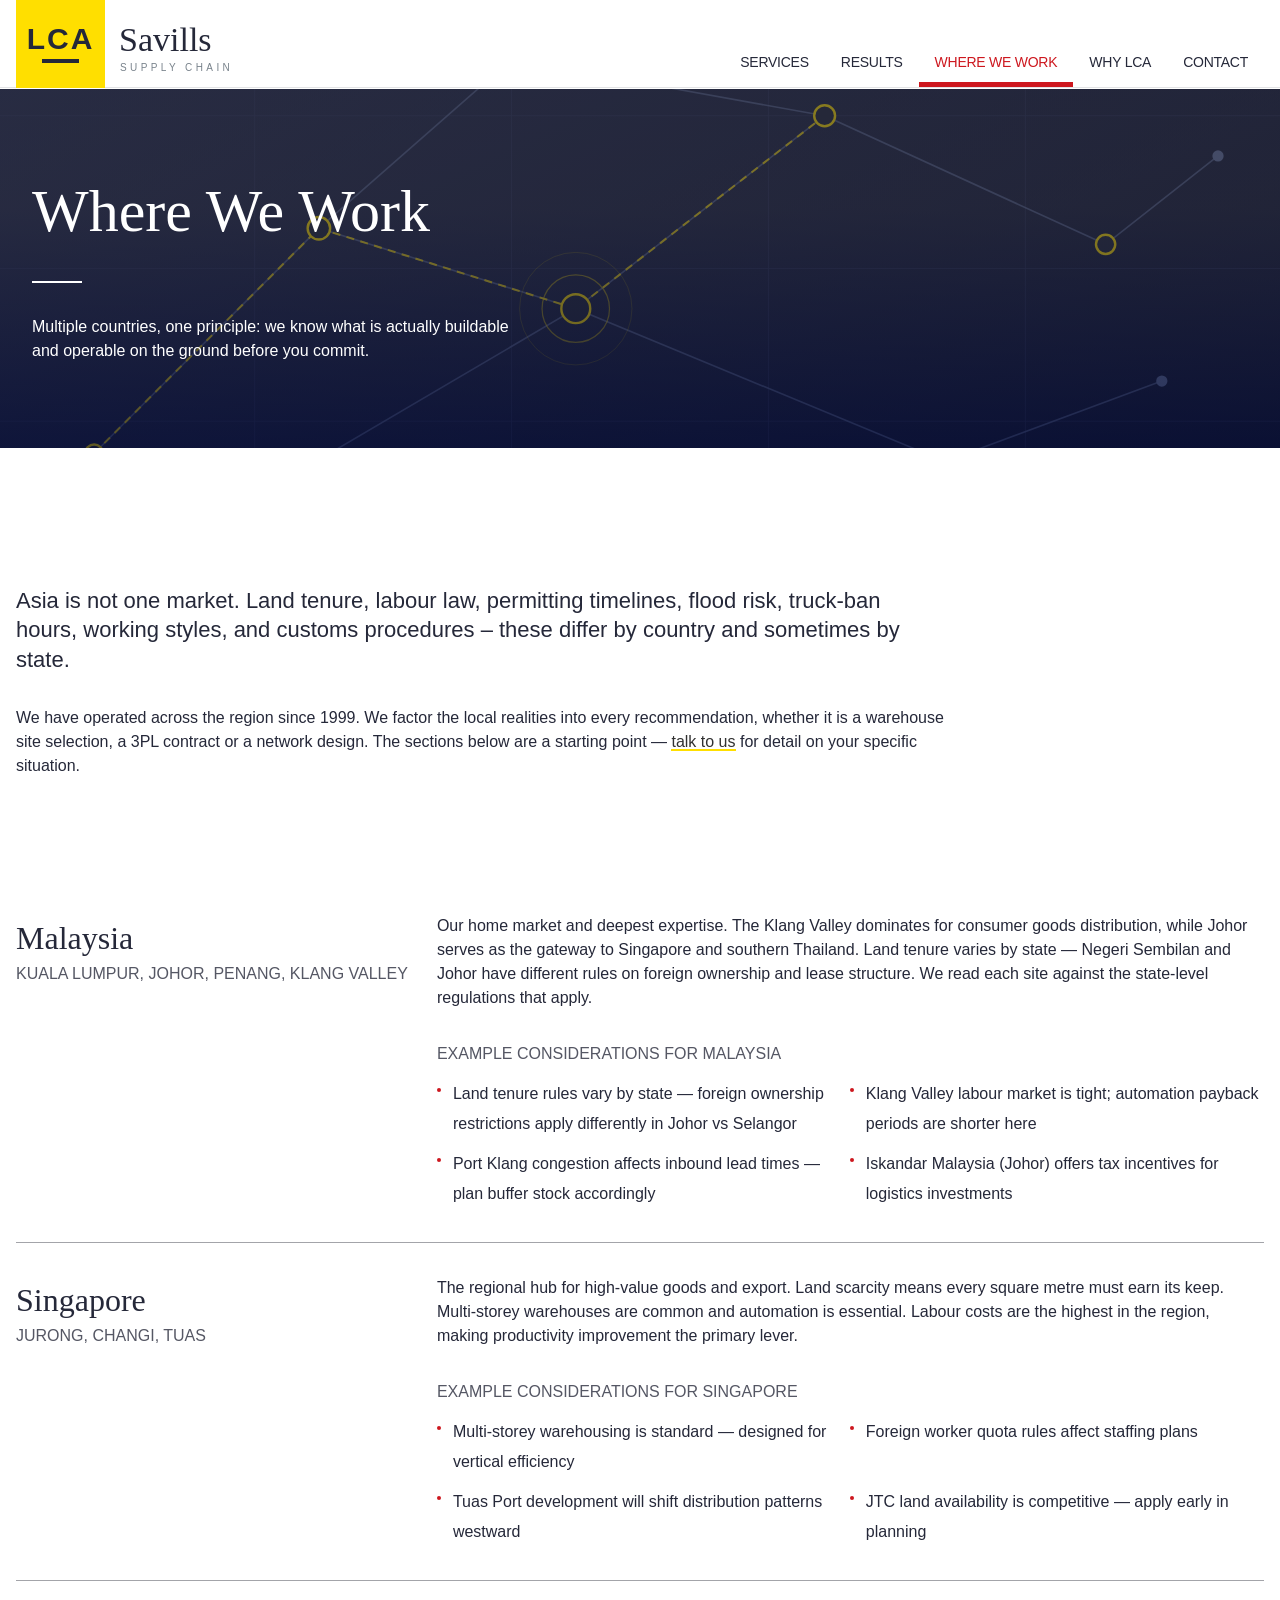
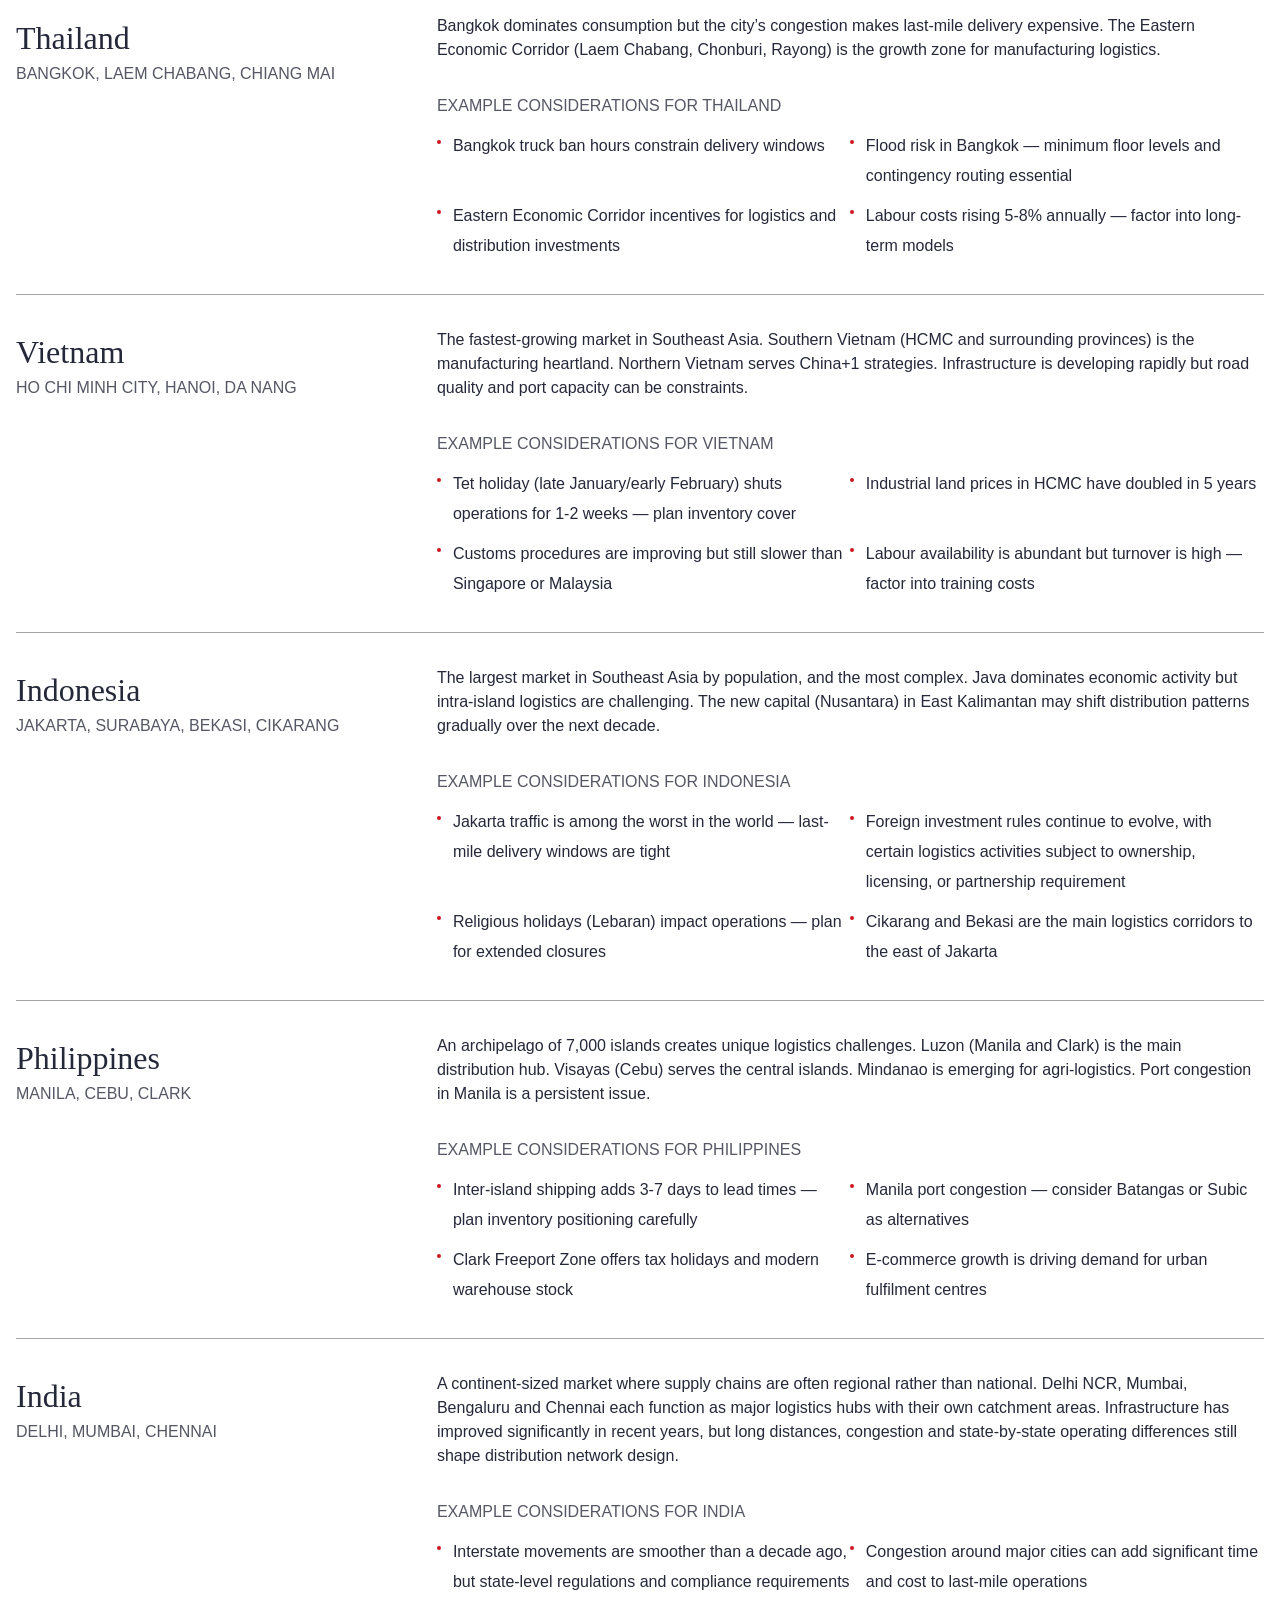
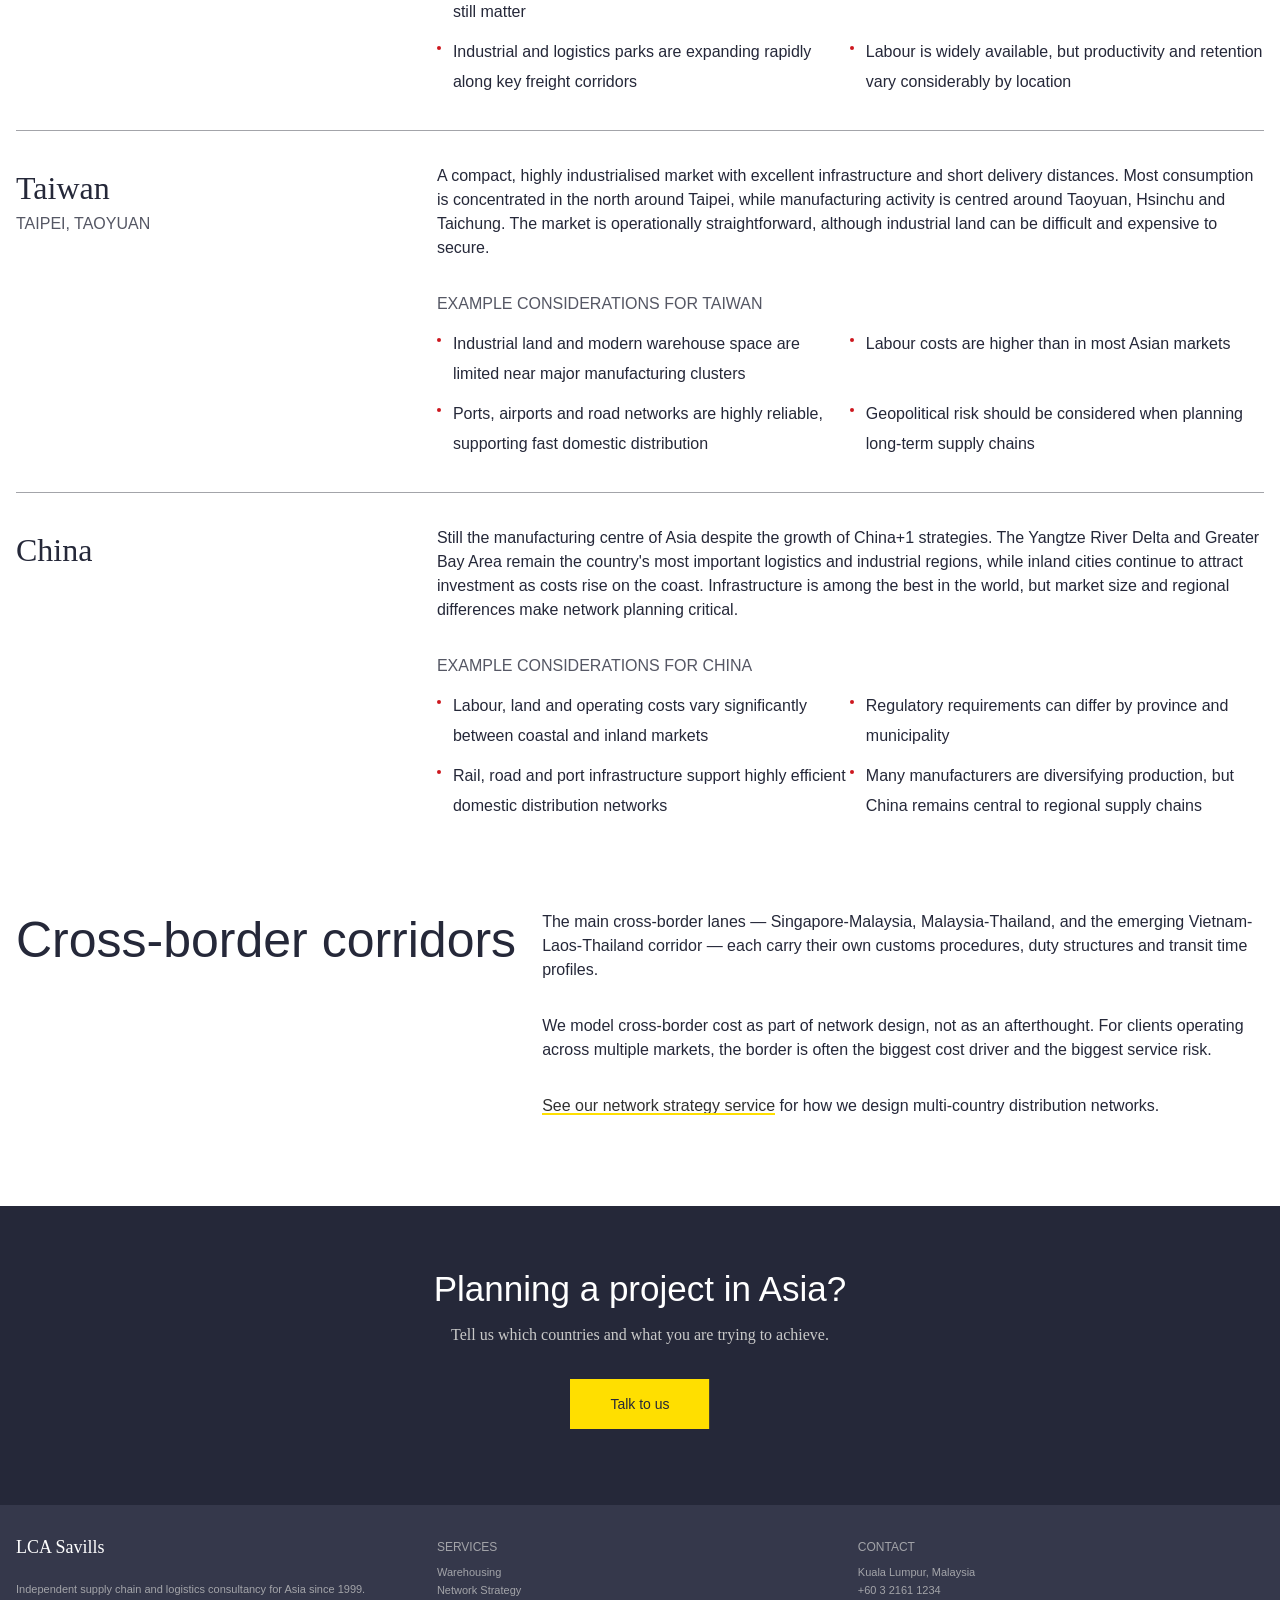
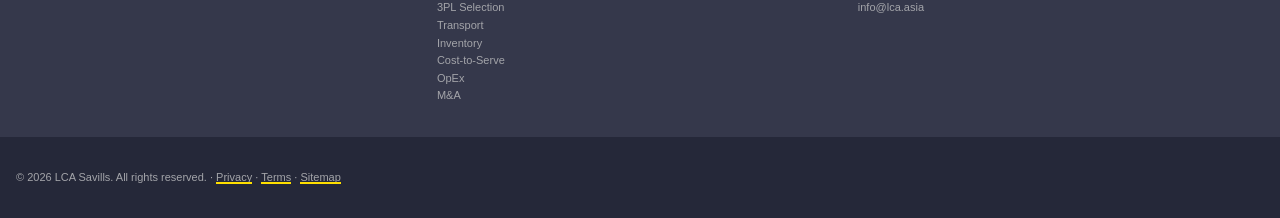
<file: where-we-work.html>
<!DOCTYPE html>
<html lang="en">
<head>
<meta charset="utf-8">
<meta name="viewport" content="width=device-width, initial-scale=1">
<title>Where We Work — LCA Savills</title>
<meta name="description" content="Multiple countries, one principle: we know what is actually buildable and operable on the ground before you commit.">
<link rel="icon" href="assets/favicon.svg" type="image/svg+xml">
<link rel="stylesheet" href="css/savills-core.css">
<link rel="stylesheet" href="css/demo.css">
</head>
<body>
<header class="sv-header">
  <div class="sv-header__wrap">
    <div class="sv-header__inner">
      <a class="sv-header__home" href="index.html" aria-label="LCA Savills — home">
        <img class="sv-header__logo" src="assets/lca-logo.svg" alt="LCA Savills">
      </a>
      <ul class="sv-header__tool-set">
        <li class="sv-header__tool-item sv--menu sv-view-lt-lrg">
          <button class="sv-header__tool-action" type="button" data-nav-open>
            <span>Menu</span>
          </button>
        </li>
      </ul>
      <nav class="sv-nav sv-nav--outer" data-nav aria-label="Main navigation">
        <div class="sv-nav__lead sv-view-lt-lrg">
          <p class="sv-nav__heading">LCA Savills</p>
          <button class="sv-nav__close" type="button" data-nav-close><span>Close</span></button>
        </div>
        <ul class="sv-nav__items">
          <li class="sv-nav__item"><a class="sv-nav__label" href="services.html">Services</a></li>
          <li class="sv-nav__item"><a class="sv-nav__label" href="results.html">Results</a></li>
          <li class="sv-nav__item sv--active"><a class="sv-nav__label" href="where-we-work.html">Where We Work</a></li>
          <li class="sv-nav__item"><a class="sv-nav__label" href="why-lca.html">Why LCA</a></li>
          <li class="sv-nav__item"><a class="sv-nav__label" href="contact.html">Contact</a></li>
        </ul>
      </nav>
    </div>
  </div>
</header>

<main>

  <div class="sv-page-banner demo-hero">
    <span class="sv-image-treatment sv--type-7">
      <img src="assets/hero-network.svg" alt="">
    </span>
    <div class="sv-page-banner__content">
      <div class="sv-contained">
        <h1 class="sv-page-banner__title">Where We Work</h1>
        <p class="sv-page-banner__intro">Multiple countries, one principle: we know what is actually buildable and operable on the ground before you commit.</p>
      </div>
    </div>
  </div>

  <section class="sv-contained demo-section">
    <div class="sv-row">
      <div class="sv-col sv--sml-10 sv--med-9">
        <p class="sv-leading-intro sv--sml">Asia is not one market. Land tenure, labour law, permitting timelines, flood risk, truck-ban hours, working styles, and customs procedures &ndash; these differ by country and sometimes by state.</p>
        <p class="sv-copy">We have operated across the region since 1999. We factor the local realities into every recommendation, whether it is a warehouse site selection, a 3PL contract or a network design. The sections below are a starting point &mdash; <a href="contact.html">talk to us</a> for detail on your specific situation.</p>
      </div>
    </div>
  </section>

  <section class="sv-contained demo-section">

    <div class="sv-content-row">
      <div class="sv-row">
        <div class="sv-col sv--sml-4">
          <h2 class="sv-section-header__title">Malaysia</h2>
          <p class="sv-content-row__heading">Kuala Lumpur, Johor, Penang, Klang Valley</p>
        </div>
        <div class="sv-col sv--sml-8">
          <p class="sv-copy">Our home market and deepest expertise. The Klang Valley dominates for consumer goods distribution, while Johor serves as the gateway to Singapore and southern Thailand. Land tenure varies by state &mdash; Negeri Sembilan and Johor have different rules on foreign ownership and lease structure. We read each site against the state-level regulations that apply.</p>
          <h3 class="sv-content-row__heading">Example considerations for Malaysia</h3>
          <ul class="sv-list sv--bullets">
            <li>Land tenure rules vary by state &mdash; foreign ownership restrictions apply differently in Johor vs Selangor</li>
            <li>Klang Valley labour market is tight; automation payback periods are shorter here</li>
            <li>Port Klang congestion affects inbound lead times &mdash; plan buffer stock accordingly</li>
            <li>Iskandar Malaysia (Johor) offers tax incentives for logistics investments</li>
          </ul>
        </div>
      </div>
    </div>

    <div class="sv-content-row">
      <div class="sv-row">
        <div class="sv-col sv--sml-4">
          <h2 class="sv-section-header__title">Singapore</h2>
          <p class="sv-content-row__heading">Jurong, Changi, Tuas</p>
        </div>
        <div class="sv-col sv--sml-8">
          <p class="sv-copy">The regional hub for high-value goods and export. Land scarcity means every square metre must earn its keep. Multi-storey warehouses are common and automation is essential. Labour costs are the highest in the region, making productivity improvement the primary lever.</p>
          <h3 class="sv-content-row__heading">Example considerations for Singapore</h3>
          <ul class="sv-list sv--bullets">
            <li>Multi-storey warehousing is standard &mdash; designed for vertical efficiency</li>
            <li>Foreign worker quota rules affect staffing plans</li>
            <li>Tuas Port development will shift distribution patterns westward</li>
            <li>JTC land availability is competitive &mdash; apply early in planning</li>
          </ul>
        </div>
      </div>
    </div>

    <div class="sv-content-row">
      <div class="sv-row">
        <div class="sv-col sv--sml-4">
          <h2 class="sv-section-header__title">Thailand</h2>
          <p class="sv-content-row__heading">Bangkok, Laem Chabang, Chiang Mai</p>
        </div>
        <div class="sv-col sv--sml-8">
          <p class="sv-copy">Bangkok dominates consumption but the city&rsquo;s congestion makes last-mile delivery expensive. The Eastern Economic Corridor (Laem Chabang, Chonburi, Rayong) is the growth zone for manufacturing logistics.</p>
          <h3 class="sv-content-row__heading">Example considerations for Thailand</h3>
          <ul class="sv-list sv--bullets">
            <li>Bangkok truck ban hours constrain delivery windows</li>
            <li>Flood risk in Bangkok &mdash; minimum floor levels and contingency routing essential</li>
            <li>Eastern Economic Corridor incentives for logistics and distribution investments</li>
            <li>Labour costs rising 5-8% annually &mdash; factor into long-term models</li>
          </ul>
        </div>
      </div>
    </div>

    <div class="sv-content-row">
      <div class="sv-row">
        <div class="sv-col sv--sml-4">
          <h2 class="sv-section-header__title">Vietnam</h2>
          <p class="sv-content-row__heading">Ho Chi Minh City, Hanoi, Da Nang</p>
        </div>
        <div class="sv-col sv--sml-8">
          <p class="sv-copy">The fastest-growing market in Southeast Asia. Southern Vietnam (HCMC and surrounding provinces) is the manufacturing heartland. Northern Vietnam serves China+1 strategies. Infrastructure is developing rapidly but road quality and port capacity can be constraints.</p>
          <h3 class="sv-content-row__heading">Example considerations for Vietnam</h3>
          <ul class="sv-list sv--bullets">
            <li>Tet holiday (late January/early February) shuts operations for 1-2 weeks &mdash; plan inventory cover</li>
            <li>Industrial land prices in HCMC have doubled in 5 years</li>
            <li>Customs procedures are improving but still slower than Singapore or Malaysia</li>
            <li>Labour availability is abundant but turnover is high &mdash; factor into training costs</li>
          </ul>
        </div>
      </div>
    </div>

    <div class="sv-content-row">
      <div class="sv-row">
        <div class="sv-col sv--sml-4">
          <h2 class="sv-section-header__title">Indonesia</h2>
          <p class="sv-content-row__heading">Jakarta, Surabaya, Bekasi, Cikarang</p>
        </div>
        <div class="sv-col sv--sml-8">
          <p class="sv-copy">The largest market in Southeast Asia by population, and the most complex. Java dominates economic activity but intra-island logistics are challenging. The new capital (Nusantara) in East Kalimantan may shift distribution patterns gradually over the next decade.</p>
          <h3 class="sv-content-row__heading">Example considerations for Indonesia</h3>
          <ul class="sv-list sv--bullets">
            <li>Jakarta traffic is among the worst in the world &mdash; last-mile delivery windows are tight</li>
            <li>Foreign investment rules continue to evolve, with certain logistics activities subject to ownership, licensing, or partnership requirement</li>
            <li>Religious holidays (Lebaran) impact operations &mdash; plan for extended closures</li>
            <li>Cikarang and Bekasi are the main logistics corridors to the east of Jakarta</li>
          </ul>
        </div>
      </div>
    </div>

    <div class="sv-content-row">
      <div class="sv-row">
        <div class="sv-col sv--sml-4">
          <h2 class="sv-section-header__title">Philippines</h2>
          <p class="sv-content-row__heading">Manila, Cebu, Clark</p>
        </div>
        <div class="sv-col sv--sml-8">
          <p class="sv-copy">An archipelago of 7,000 islands creates unique logistics challenges. Luzon (Manila and Clark) is the main distribution hub. Visayas (Cebu) serves the central islands. Mindanao is emerging for agri-logistics. Port congestion in Manila is a persistent issue.</p>
          <h3 class="sv-content-row__heading">Example considerations for Philippines</h3>
          <ul class="sv-list sv--bullets">
            <li>Inter-island shipping adds 3-7 days to lead times &mdash; plan inventory positioning carefully</li>
            <li>Manila port congestion &mdash; consider Batangas or Subic as alternatives</li>
            <li>Clark Freeport Zone offers tax holidays and modern warehouse stock</li>
            <li>E-commerce growth is driving demand for urban fulfilment centres</li>
          </ul>
        </div>
      </div>
    </div>

    <div class="sv-content-row">
      <div class="sv-row">
        <div class="sv-col sv--sml-4">
          <h2 class="sv-section-header__title">India</h2>
          <p class="sv-content-row__heading">Delhi, Mumbai, Chennai</p>
        </div>
        <div class="sv-col sv--sml-8">
          <p class="sv-copy">A continent-sized market where supply chains are often regional rather than national. Delhi NCR, Mumbai, Bengaluru and Chennai each function as major logistics hubs with their own catchment areas. Infrastructure has improved significantly in recent years, but long distances, congestion and state-by-state operating differences still shape distribution network design.</p>
          <h3 class="sv-content-row__heading">Example considerations for India</h3>
          <ul class="sv-list sv--bullets">
            <li>Interstate movements are smoother than a decade ago, but state-level regulations and compliance requirements still matter</li>
            <li>Congestion around major cities can add significant time and cost to last-mile operations</li>
            <li>Industrial and logistics parks are expanding rapidly along key freight corridors</li>
            <li>Labour is widely available, but productivity and retention vary considerably by location</li>
          </ul>
        </div>
      </div>
    </div>

    <div class="sv-content-row">
      <div class="sv-row">
        <div class="sv-col sv--sml-4">
          <h2 class="sv-section-header__title">Taiwan</h2>
          <p class="sv-content-row__heading">Taipei, Taoyuan</p>
        </div>
        <div class="sv-col sv--sml-8">
          <p class="sv-copy">A compact, highly industrialised market with excellent infrastructure and short delivery distances. Most consumption is concentrated in the north around Taipei, while manufacturing activity is centred around Taoyuan, Hsinchu and Taichung. The market is operationally straightforward, although industrial land can be difficult and expensive to secure.</p>
          <h3 class="sv-content-row__heading">Example considerations for Taiwan</h3>
          <ul class="sv-list sv--bullets">
            <li>Industrial land and modern warehouse space are limited near major manufacturing clusters</li>
            <li>Labour costs are higher than in most Asian markets</li>
            <li>Ports, airports and road networks are highly reliable, supporting fast domestic distribution</li>
            <li>Geopolitical risk should be considered when planning long-term supply chains</li>
          </ul>
        </div>
      </div>
    </div>

    <div class="sv-content-row">
      <div class="sv-row">
        <div class="sv-col sv--sml-4">
          <h2 class="sv-section-header__title">China</h2>
        </div>
        <div class="sv-col sv--sml-8">
          <p class="sv-copy">Still the manufacturing centre of Asia despite the growth of China+1 strategies. The Yangtze River Delta and Greater Bay Area remain the country's most important logistics and industrial regions, while inland cities continue to attract investment as costs rise on the coast. Infrastructure is among the best in the world, but market size and regional differences make network planning critical.</p>
          <h3 class="sv-content-row__heading">Example considerations for China</h3>
          <ul class="sv-list sv--bullets">
            <li>Labour, land and operating costs vary significantly between coastal and inland markets</li>
            <li>Regulatory requirements can differ by province and municipality</li>
            <li>Rail, road and port infrastructure support highly efficient domestic distribution networks</li>
            <li>Many manufacturers are diversifying production, but China remains central to regional supply chains</li>
          </ul>
        </div>
      </div>
    </div>

  </section>

  <section class="sv-contained demo-section">
    <div class="sv-row">
      <div class="sv-col sv--sml-5">
        <h2 class="sv-text-section-heading sv--lrg">Cross-border corridors</h2>
      </div>
      <div class="sv-col sv--sml-7">
        <p class="sv-copy">The main cross-border lanes &mdash; Singapore-Malaysia, Malaysia-Thailand, and the emerging Vietnam-Laos-Thailand corridor &mdash; each carry their own customs procedures, duty structures and transit time profiles.</p>
        <p class="sv-copy">We model cross-border cost as part of network design, not as an afterthought. For clients operating across multiple markets, the border is often the biggest cost driver and the biggest service risk.</p>
        <p class="sv-copy"><a href="supply-chain-network-strategy.html">See our network strategy service</a> for how we design multi-country distribution networks.</p>
      </div>
    </div>
  </section>

  <div class="sv-section-bg sv--primary-1 sv--padded demo-cta">
    <div class="sv-contained">
      <h2 class="sv-cta-promo__title">Planning a project in Asia?</h2>
      <p class="demo-cta-sub">Tell us which countries and what you are trying to achieve.</p>
      <a class="sv-button" href="contact.html">Talk to us</a>
    </div>
  </div>

</main>

<footer class="sv-footer">
  <div class="sv-contained">
    <div class="sv-footer__inner">
      <div class="sv-row">
        <div class="sv-col sv--sml-4 sv-footer__info">
          <h2 class="sv-footer__heading">LCA Savills</h2>
          <ul class="sv-footer__list">
            <li class="sv-footer__list-item">Independent supply chain and logistics consultancy for Asia since 1999.</li>
          </ul>
        </div>
        <div class="sv-col sv--sml-4">
          <h2 class="sv-footer__subheading">Services</h2>
          <ul class="sv-footer__list">
            <li class="sv-footer__list-item"><a href="warehousing-end-to-end.html">Warehousing</a></li>
            <li class="sv-footer__list-item"><a href="supply-chain-network-strategy.html">Network Strategy</a></li>
            <li class="sv-footer__list-item"><a href="logistics-outsourcing-3pl.html">3PL Selection</a></li>
            <li class="sv-footer__list-item"><a href="transport-last-mile.html">Transport</a></li>
            <li class="sv-footer__list-item"><a href="inventory-forecasting-planning.html">Inventory</a></li>
            <li class="sv-footer__list-item"><a href="cost-to-serve-cost-reduction.html">Cost-to-Serve</a></li>
            <li class="sv-footer__list-item"><a href="operational-excellence.html">OpEx</a></li>
            <li class="sv-footer__list-item"><a href="mna-investment-support.html">M&amp;A</a></li>
          </ul>
        </div>
        <div class="sv-col sv--sml-4">
          <h2 class="sv-footer__subheading">Contact</h2>
          <ul class="sv-footer__list">
            <li class="sv-footer__list-item">Kuala Lumpur, Malaysia</li>
            <li class="sv-footer__list-item"><a href="tel:+60321611234">+60 3 2161 1234</a></li>
            <li class="sv-footer__list-item"><a href="mailto:info@lca.asia">info@lca.asia</a></li>
          </ul>
        </div>
      </div>
    </div>
  </div>
  <div class="sv-footer__footer">
    <div class="sv-contained">
      <div class="sv-footer__inner">
        <p class="sv-smallprint">&copy; 2026 LCA Savills. All rights reserved. &middot; <a href="#">Privacy</a> &middot; <a href="#">Terms</a> &middot; <a href="#">Sitemap</a></p>
      </div>
    </div>
  </div>
</footer>

<script src="js/demo.js"></script>
</body>
</html>
</file>
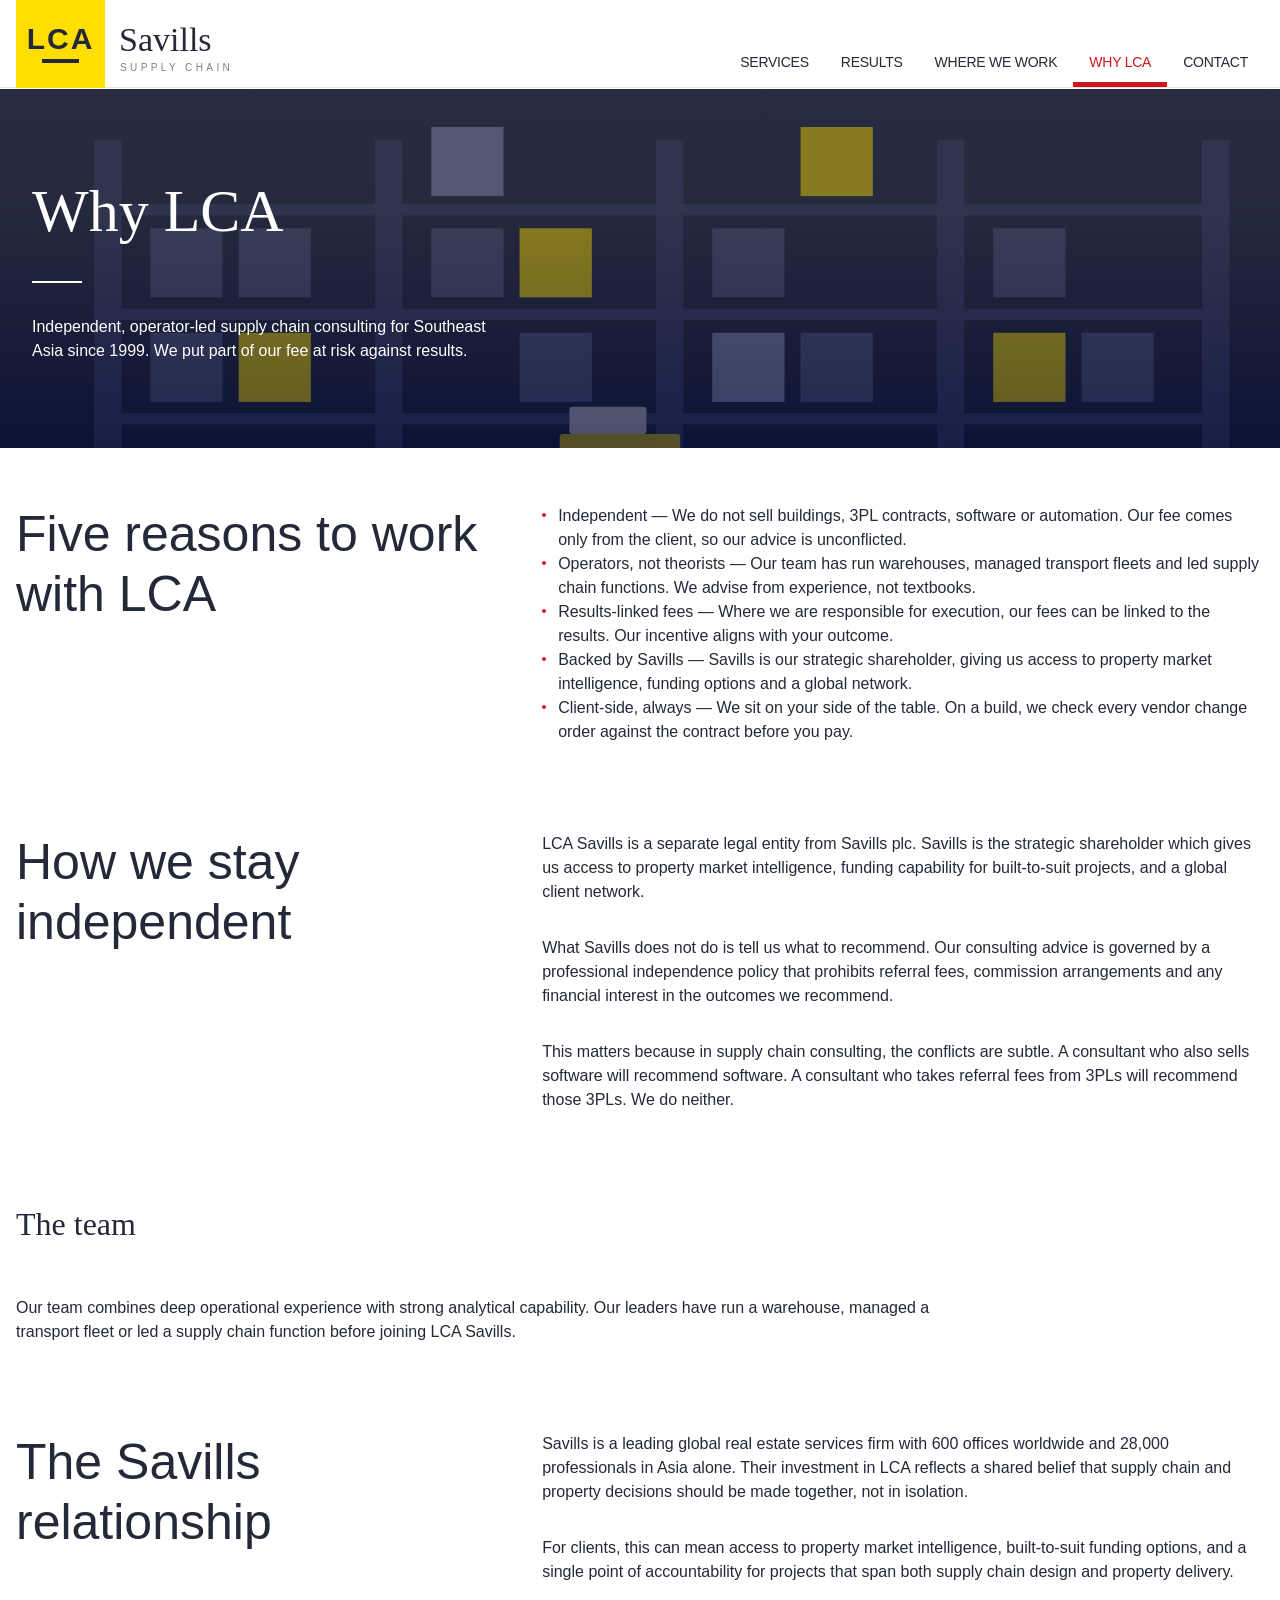
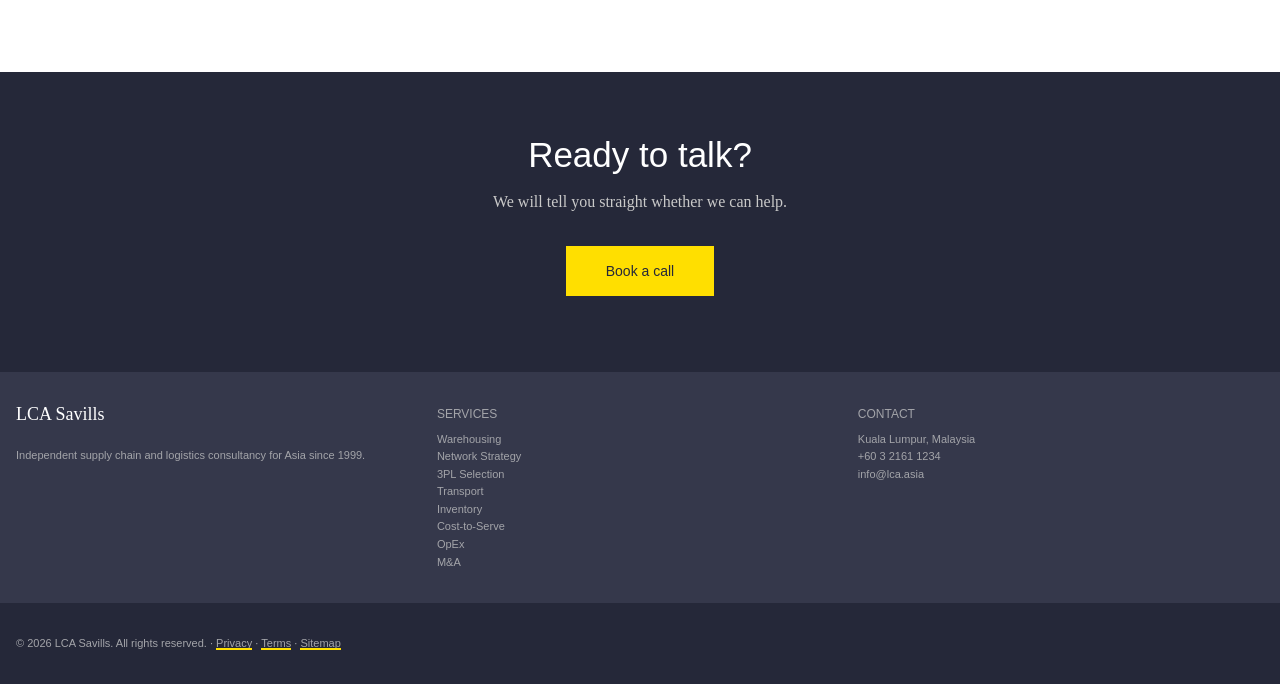
<file: why-lca.html>
<!DOCTYPE html>
<html lang="en">
<head>
<meta charset="utf-8">
<meta name="viewport" content="width=device-width, initial-scale=1">
<title>Why LCA — LCA Savills</title>
<meta name="description" content="Independent, operator-led supply chain consulting for Southeast Asia since 1999. We put part of our fee at risk against results.">
<link rel="icon" href="assets/favicon.svg" type="image/svg+xml">
<link rel="stylesheet" href="css/savills-core.css">
<link rel="stylesheet" href="css/demo.css">
</head>
<body>
<header class="sv-header">
  <div class="sv-header__wrap">
    <div class="sv-header__inner">
      <a class="sv-header__home" href="index.html" aria-label="LCA Savills — home">
        <img class="sv-header__logo" src="assets/lca-logo.svg" alt="LCA Savills">
      </a>
      <ul class="sv-header__tool-set">
        <li class="sv-header__tool-item sv--menu sv-view-lt-lrg">
          <button class="sv-header__tool-action" type="button" data-nav-open>
            <span>Menu</span>
          </button>
        </li>
      </ul>
      <nav class="sv-nav sv-nav--outer" data-nav aria-label="Main navigation">
        <div class="sv-nav__lead sv-view-lt-lrg">
          <p class="sv-nav__heading">LCA Savills</p>
          <button class="sv-nav__close" type="button" data-nav-close><span>Close</span></button>
        </div>
        <ul class="sv-nav__items">
          <li class="sv-nav__item"><a class="sv-nav__label" href="services.html">Services</a></li>
          <li class="sv-nav__item"><a class="sv-nav__label" href="results.html">Results</a></li>
          <li class="sv-nav__item"><a class="sv-nav__label" href="where-we-work.html">Where We Work</a></li>
          <li class="sv-nav__item sv--active"><a class="sv-nav__label" href="why-lca.html">Why LCA</a></li>
          <li class="sv-nav__item"><a class="sv-nav__label" href="contact.html">Contact</a></li>
        </ul>
      </nav>
    </div>
  </div>
</header>

<main>

  <div class="sv-page-banner demo-hero">
    <span class="sv-image-treatment sv--type-7">
      <img src="assets/hero-warehouse.svg" alt="">
    </span>
    <div class="sv-page-banner__content">
      <div class="sv-contained">
        <h1 class="sv-page-banner__title">Why LCA</h1>
        <p class="sv-page-banner__intro">Independent, operator-led supply chain consulting for Southeast Asia since 1999. We put part of our fee at risk against results.</p>
      </div>
    </div>
  </div>

  <section class="sv-contained demo-section">
    <div class="sv-row">
      <div class="sv-col sv--sml-5">
        <h2 class="sv-text-section-heading sv--lrg">Five reasons to work with LCA</h2>
      </div>
      <div class="sv-col sv--sml-7">
        <ul class="sv-list sv--bullets">
          <li><strong>Independent</strong> &mdash; We do not sell buildings, 3PL contracts, software or automation. Our fee comes only from the client, so our advice is unconflicted.</li>
          <li><strong>Operators, not theorists</strong> &mdash; Our team has run warehouses, managed transport fleets and led supply chain functions. We advise from experience, not textbooks.</li>
          <li><strong>Results-linked fees</strong> &mdash; Where we are responsible for execution, our fees can be linked to the results. Our incentive aligns with your outcome.</li>
          <li><strong>Backed by Savills</strong> &mdash; Savills is our strategic shareholder, giving us access to property market intelligence, funding options and a global network.</li>
          <li><strong>Client-side, always</strong> &mdash; We sit on your side of the table. On a build, we check every vendor change order against the contract before you pay.</li>
        </ul>
      </div>
    </div>
  </section>

  <section class="sv-contained demo-section">
    <div class="sv-row">
      <div class="sv-col sv--sml-5">
        <h2 class="sv-text-section-heading sv--lrg">How we stay independent</h2>
      </div>
      <div class="sv-col sv--sml-7">
        <p class="sv-copy">LCA Savills is a separate legal entity from Savills plc. Savills is the strategic shareholder which gives us access to property market intelligence, funding capability for built-to-suit projects, and a global client network.</p>
        <p class="sv-copy">What Savills does not do is tell us what to recommend. Our consulting advice is governed by a professional independence policy that prohibits referral fees, commission arrangements and any financial interest in the outcomes we recommend.</p>
        <p class="sv-copy">This matters because in supply chain consulting, the conflicts are subtle. A consultant who also sells software will recommend software. A consultant who takes referral fees from 3PLs will recommend those 3PLs. We do neither.</p>
      </div>
    </div>
  </section>

  <section class="sv-contained demo-section">
    <div class="sv-section-header">
      <h2 class="sv-section-header__title">The team</h2>
    </div>
    <div class="sv-row">
      <div class="sv-col sv--sml-10 sv--med-9">
        <p class="sv-copy">Our team combines deep operational experience with strong analytical capability. Our leaders have run a warehouse, managed a transport fleet or led a supply chain function before joining LCA Savills.</p>
      </div>
    </div>
  </section>

  <section class="sv-contained demo-section">
    <div class="sv-row">
      <div class="sv-col sv--sml-5">
        <h2 class="sv-text-section-heading sv--lrg">The Savills relationship</h2>
      </div>
      <div class="sv-col sv--sml-7">
        <p class="sv-copy">Savills is a leading global real estate services firm with 600 offices worldwide and 28,000 professionals in Asia alone. Their investment in LCA reflects a shared belief that supply chain and property decisions should be made together, not in isolation.</p>
        <p class="sv-copy">For clients, this can mean access to property market intelligence, built-to-suit funding options, and a single point of accountability for projects that span both supply chain design and property delivery.</p>
      </div>
    </div>
  </section>

  <div class="sv-section-bg sv--primary-1 sv--padded demo-cta">
    <div class="sv-contained">
      <h2 class="sv-cta-promo__title">Ready to talk?</h2>
      <p class="demo-cta-sub">We will tell you straight whether we can help.</p>
      <a class="sv-button" href="contact.html">Book a call</a>
    </div>
  </div>

</main>

<footer class="sv-footer">
  <div class="sv-contained">
    <div class="sv-footer__inner">
      <div class="sv-row">
        <div class="sv-col sv--sml-4 sv-footer__info">
          <h2 class="sv-footer__heading">LCA Savills</h2>
          <ul class="sv-footer__list">
            <li class="sv-footer__list-item">Independent supply chain and logistics consultancy for Asia since 1999.</li>
          </ul>
        </div>
        <div class="sv-col sv--sml-4">
          <h2 class="sv-footer__subheading">Services</h2>
          <ul class="sv-footer__list">
            <li class="sv-footer__list-item"><a href="warehousing-end-to-end.html">Warehousing</a></li>
            <li class="sv-footer__list-item"><a href="supply-chain-network-strategy.html">Network Strategy</a></li>
            <li class="sv-footer__list-item"><a href="logistics-outsourcing-3pl.html">3PL Selection</a></li>
            <li class="sv-footer__list-item"><a href="transport-last-mile.html">Transport</a></li>
            <li class="sv-footer__list-item"><a href="inventory-forecasting-planning.html">Inventory</a></li>
            <li class="sv-footer__list-item"><a href="cost-to-serve-cost-reduction.html">Cost-to-Serve</a></li>
            <li class="sv-footer__list-item"><a href="operational-excellence.html">OpEx</a></li>
            <li class="sv-footer__list-item"><a href="mna-investment-support.html">M&amp;A</a></li>
          </ul>
        </div>
        <div class="sv-col sv--sml-4">
          <h2 class="sv-footer__subheading">Contact</h2>
          <ul class="sv-footer__list">
            <li class="sv-footer__list-item">Kuala Lumpur, Malaysia</li>
            <li class="sv-footer__list-item"><a href="tel:+60321611234">+60 3 2161 1234</a></li>
            <li class="sv-footer__list-item"><a href="mailto:info@lca.asia">info@lca.asia</a></li>
          </ul>
        </div>
      </div>
    </div>
  </div>
  <div class="sv-footer__footer">
    <div class="sv-contained">
      <div class="sv-footer__inner">
        <p class="sv-smallprint">&copy; 2026 LCA Savills. All rights reserved. &middot; <a href="#">Privacy</a> &middot; <a href="#">Terms</a> &middot; <a href="#">Sitemap</a></p>
      </div>
    </div>
  </div>
</footer>

<script src="js/demo.js"></script>
</body>
</html>
</file>
